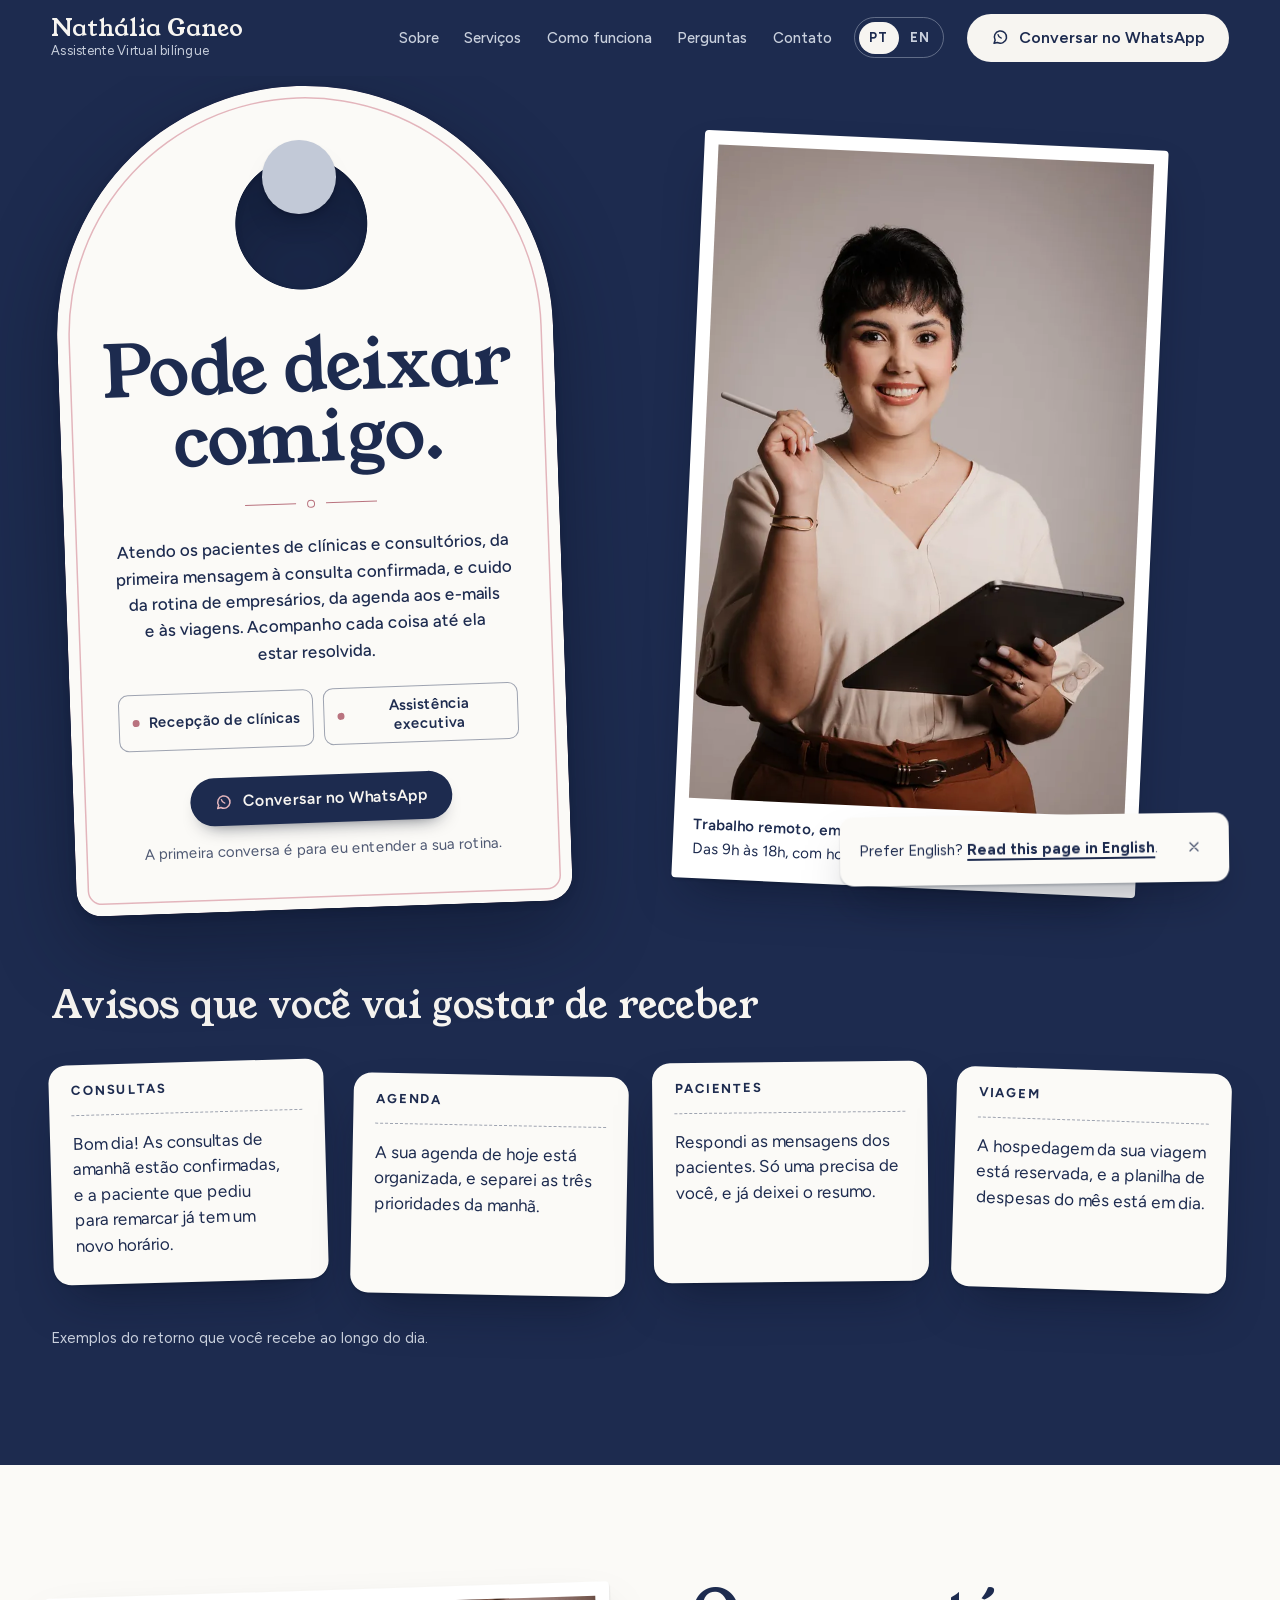
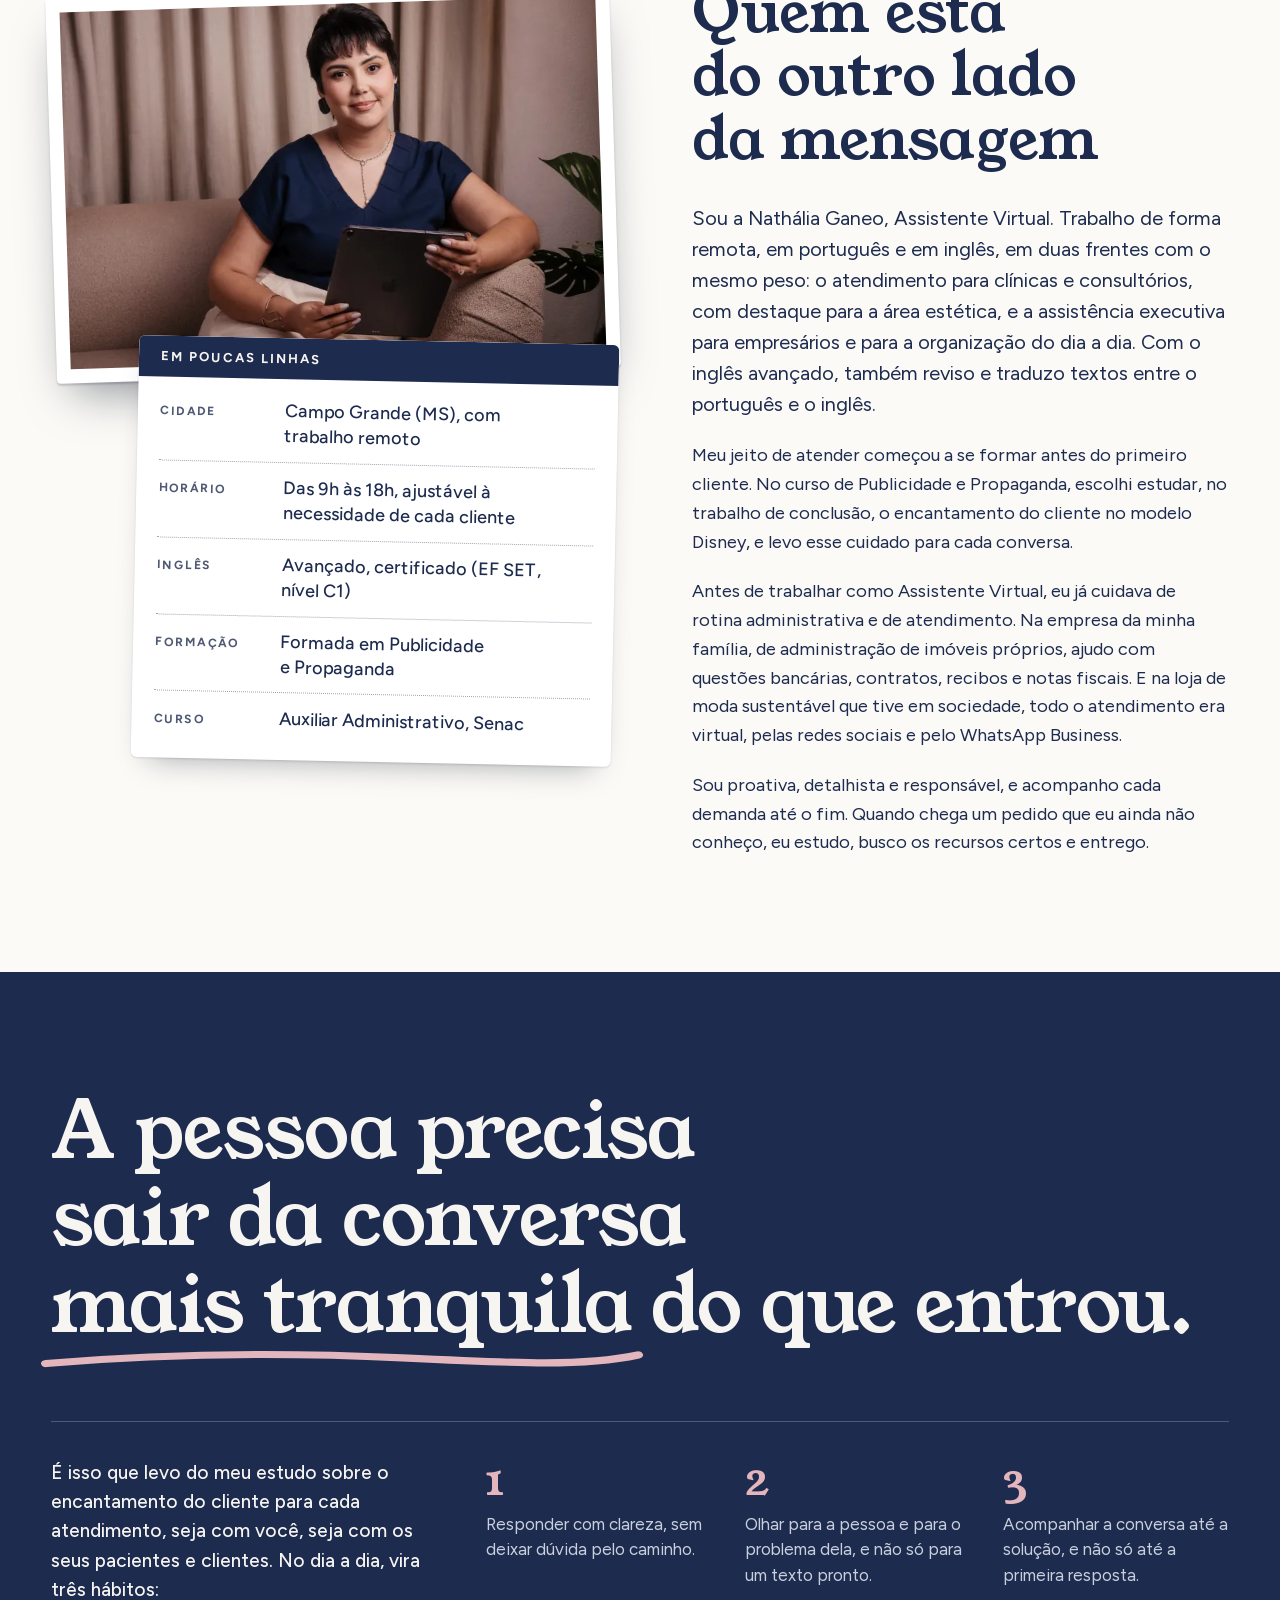
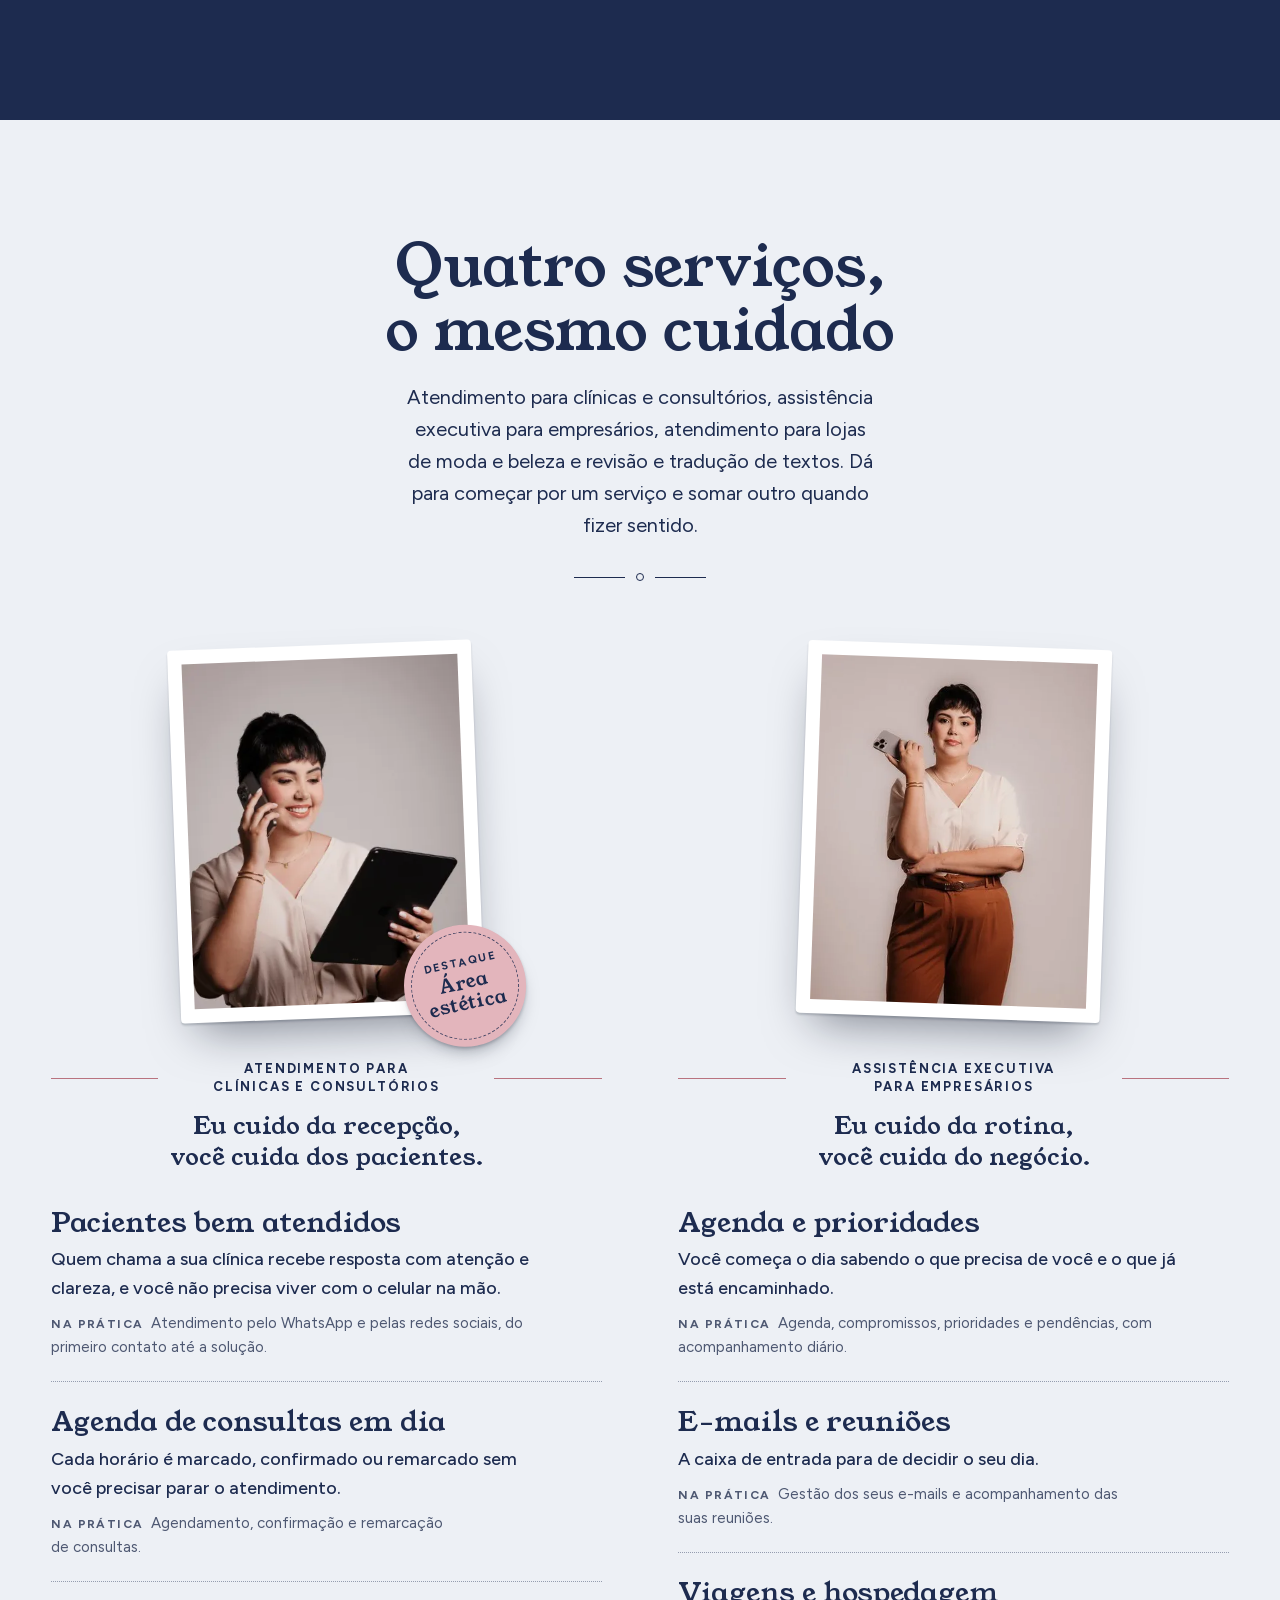
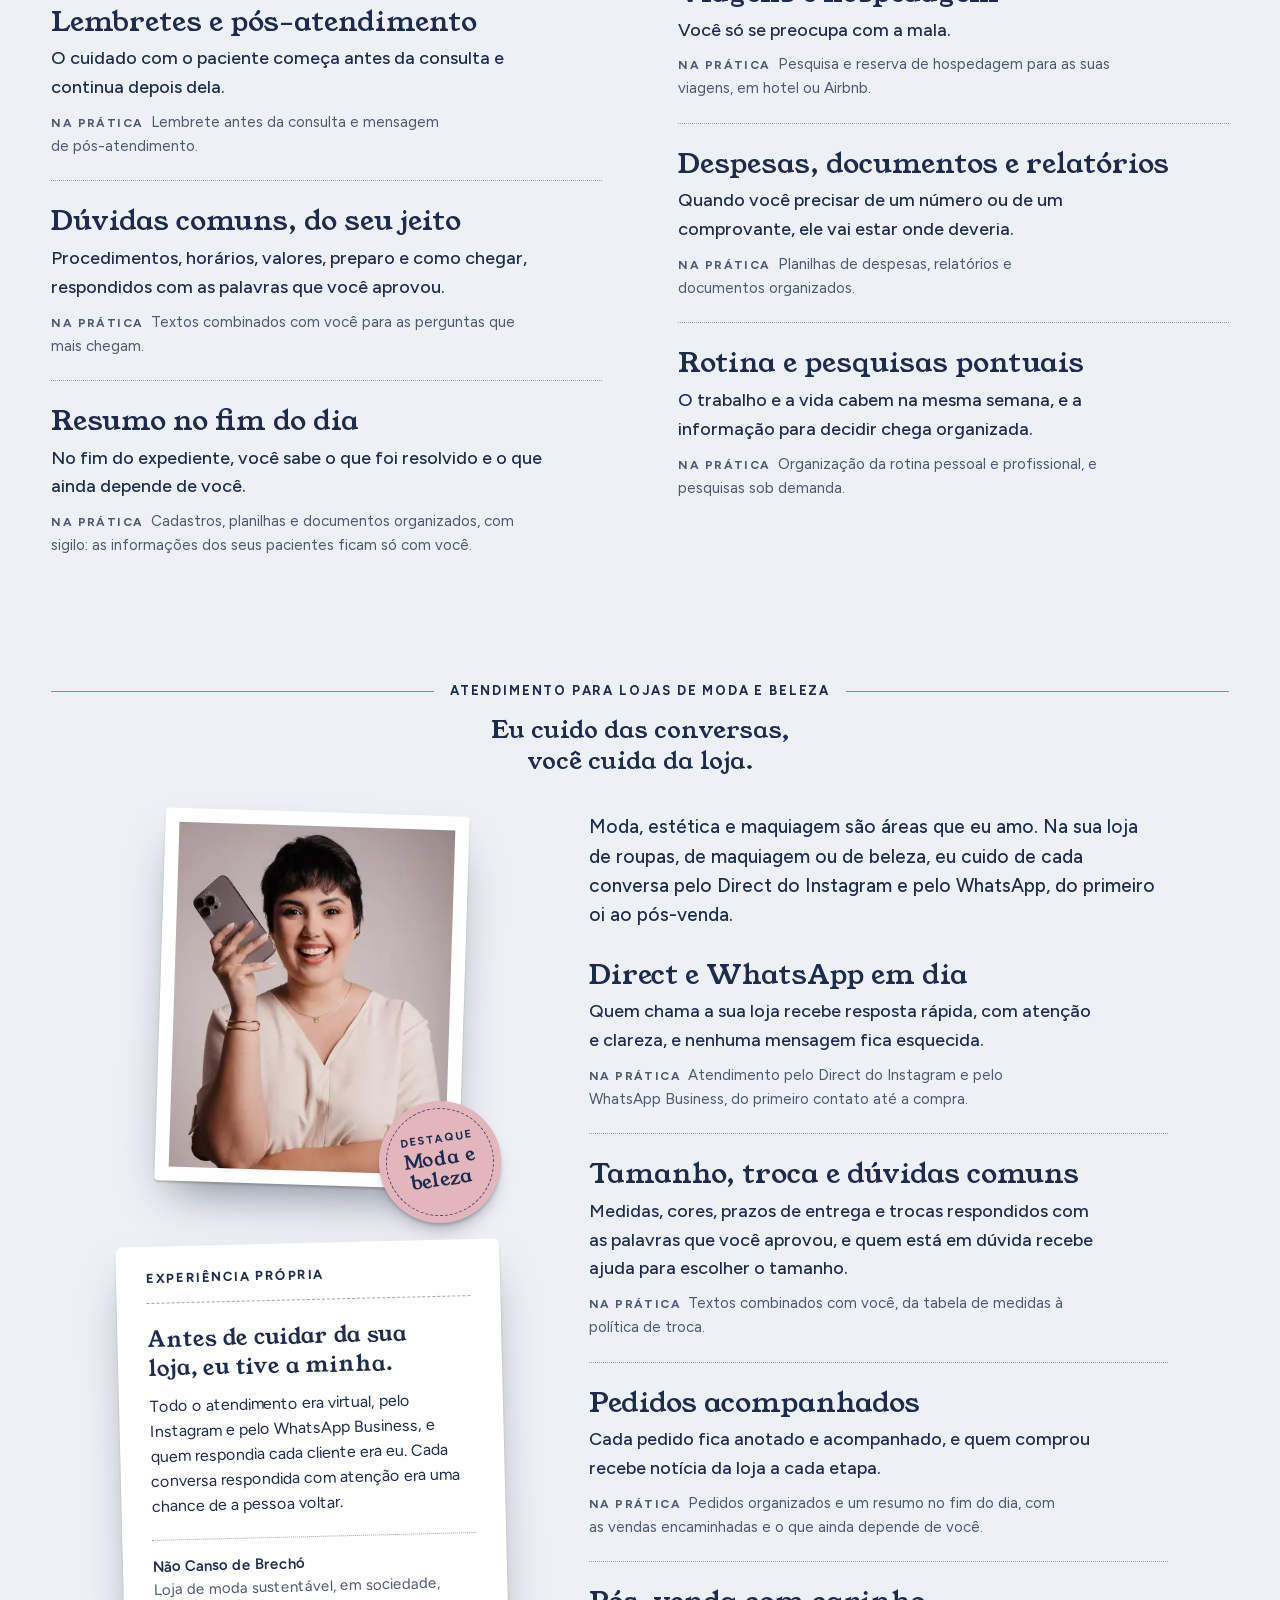
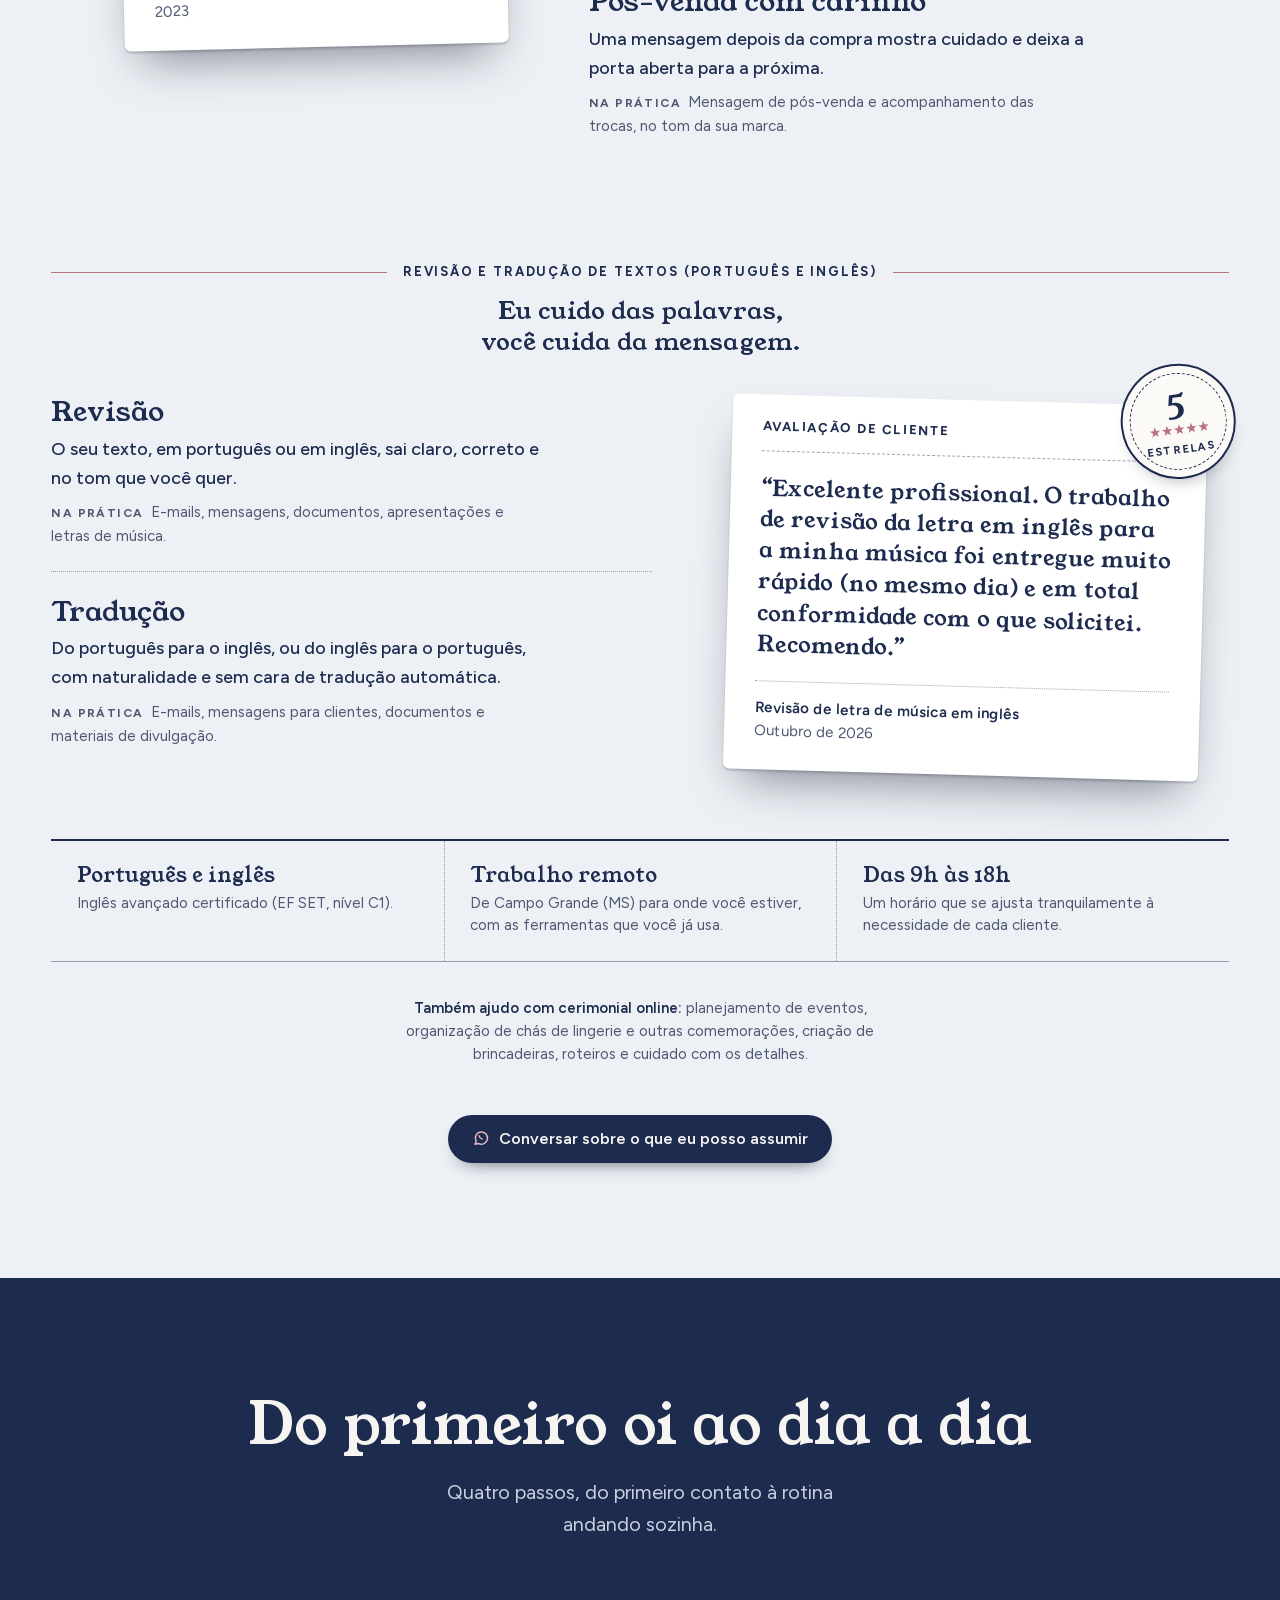
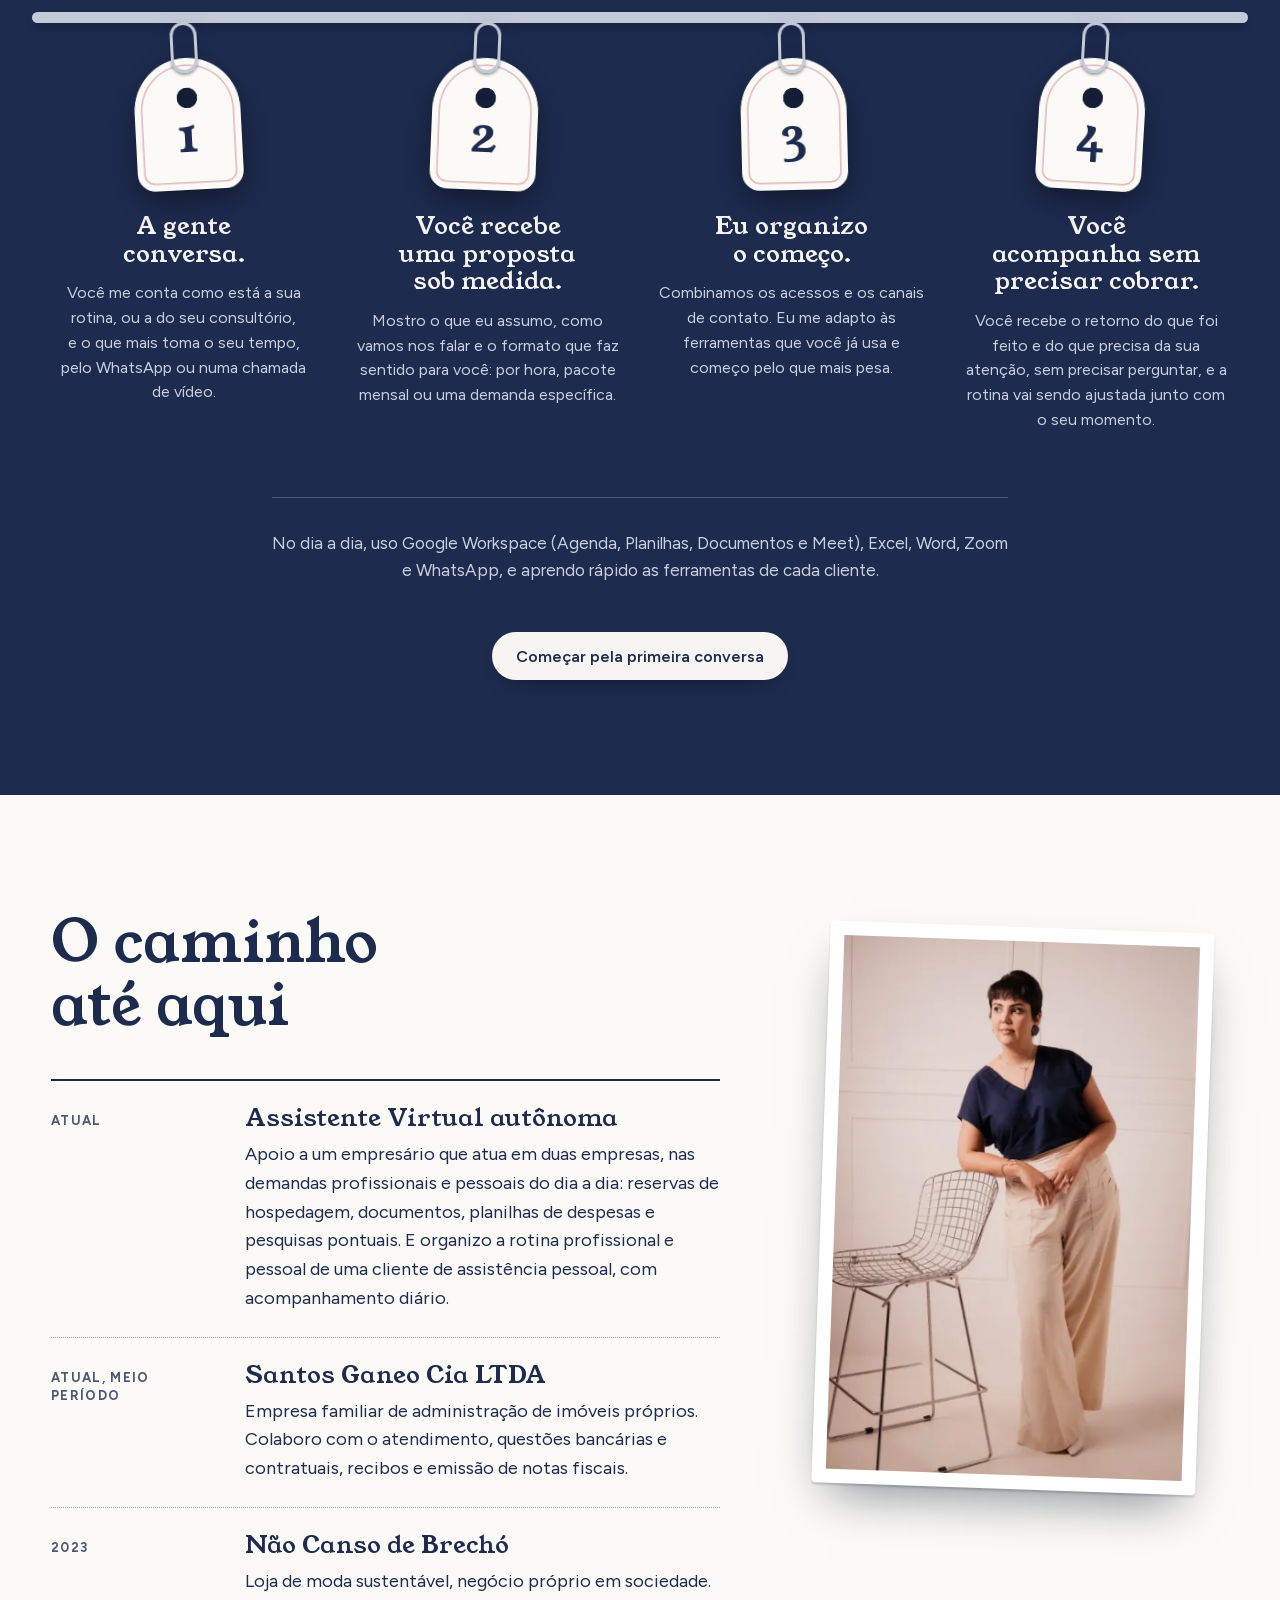
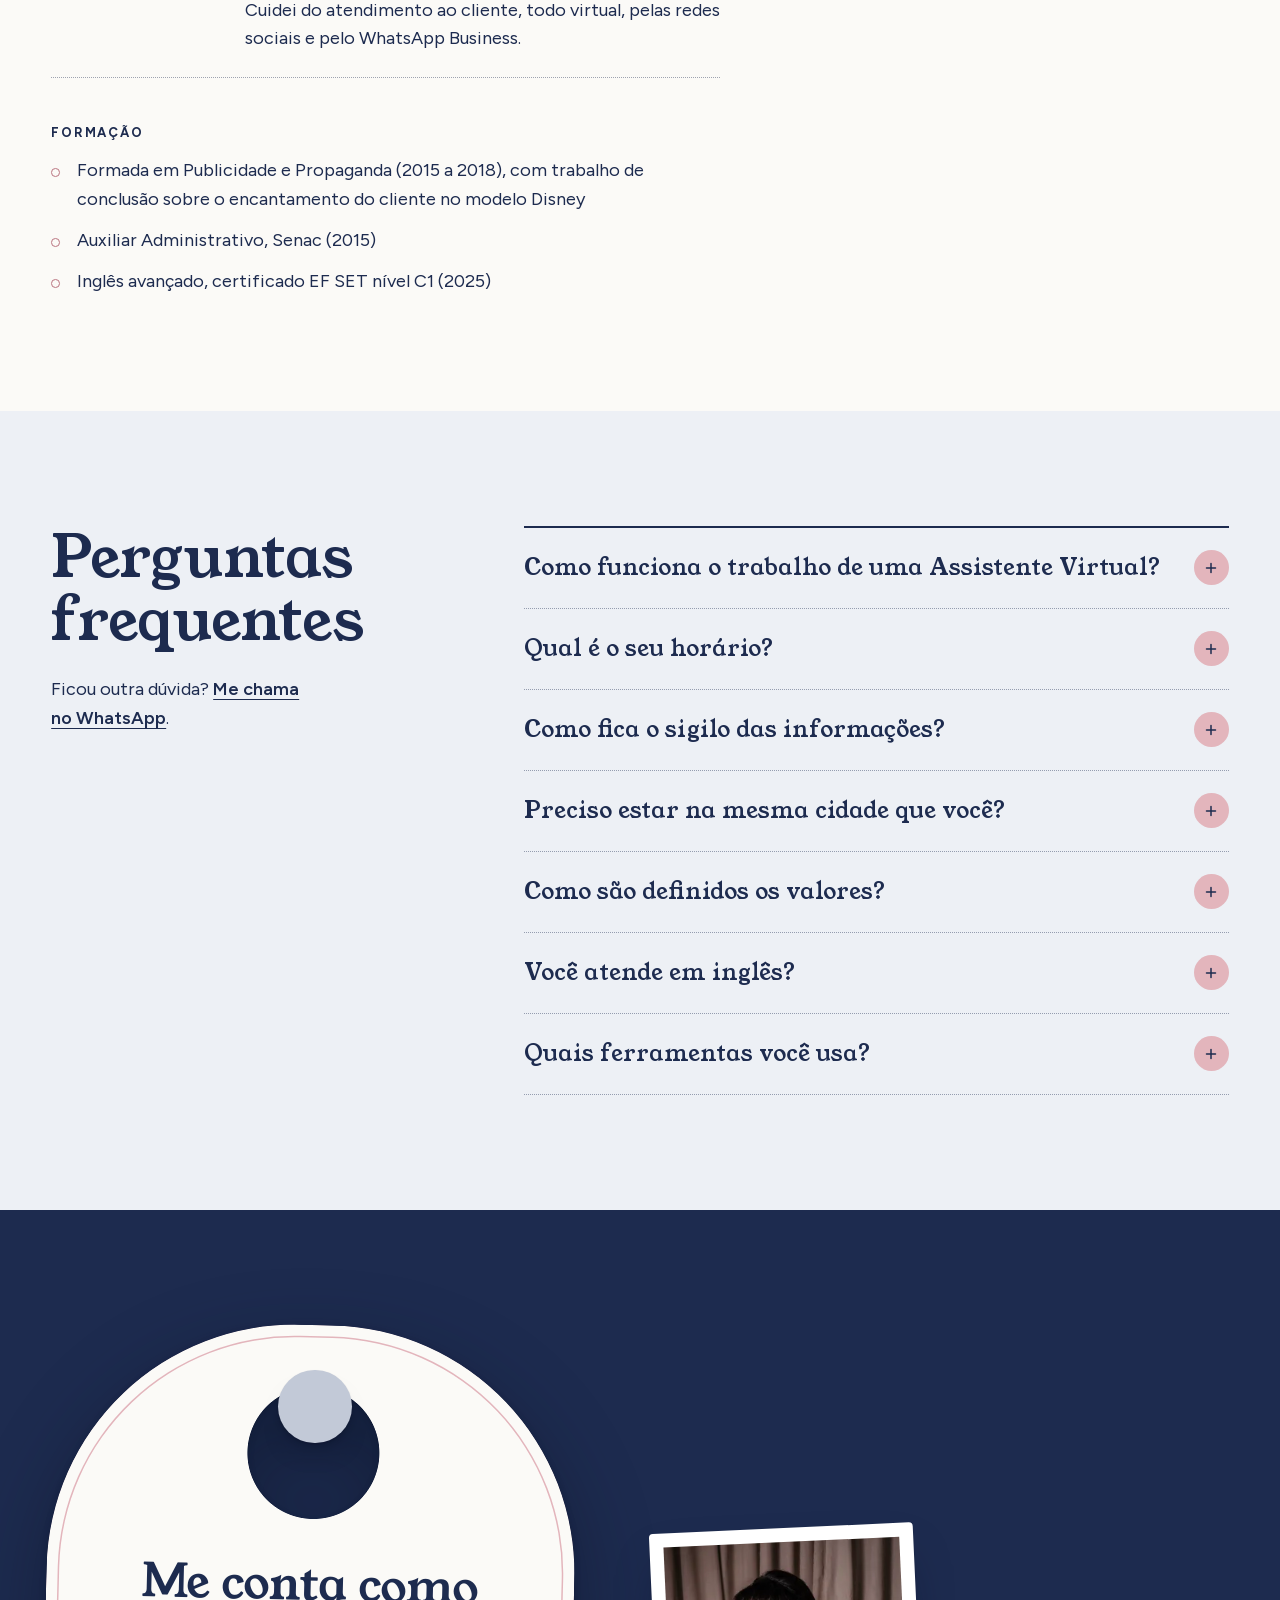
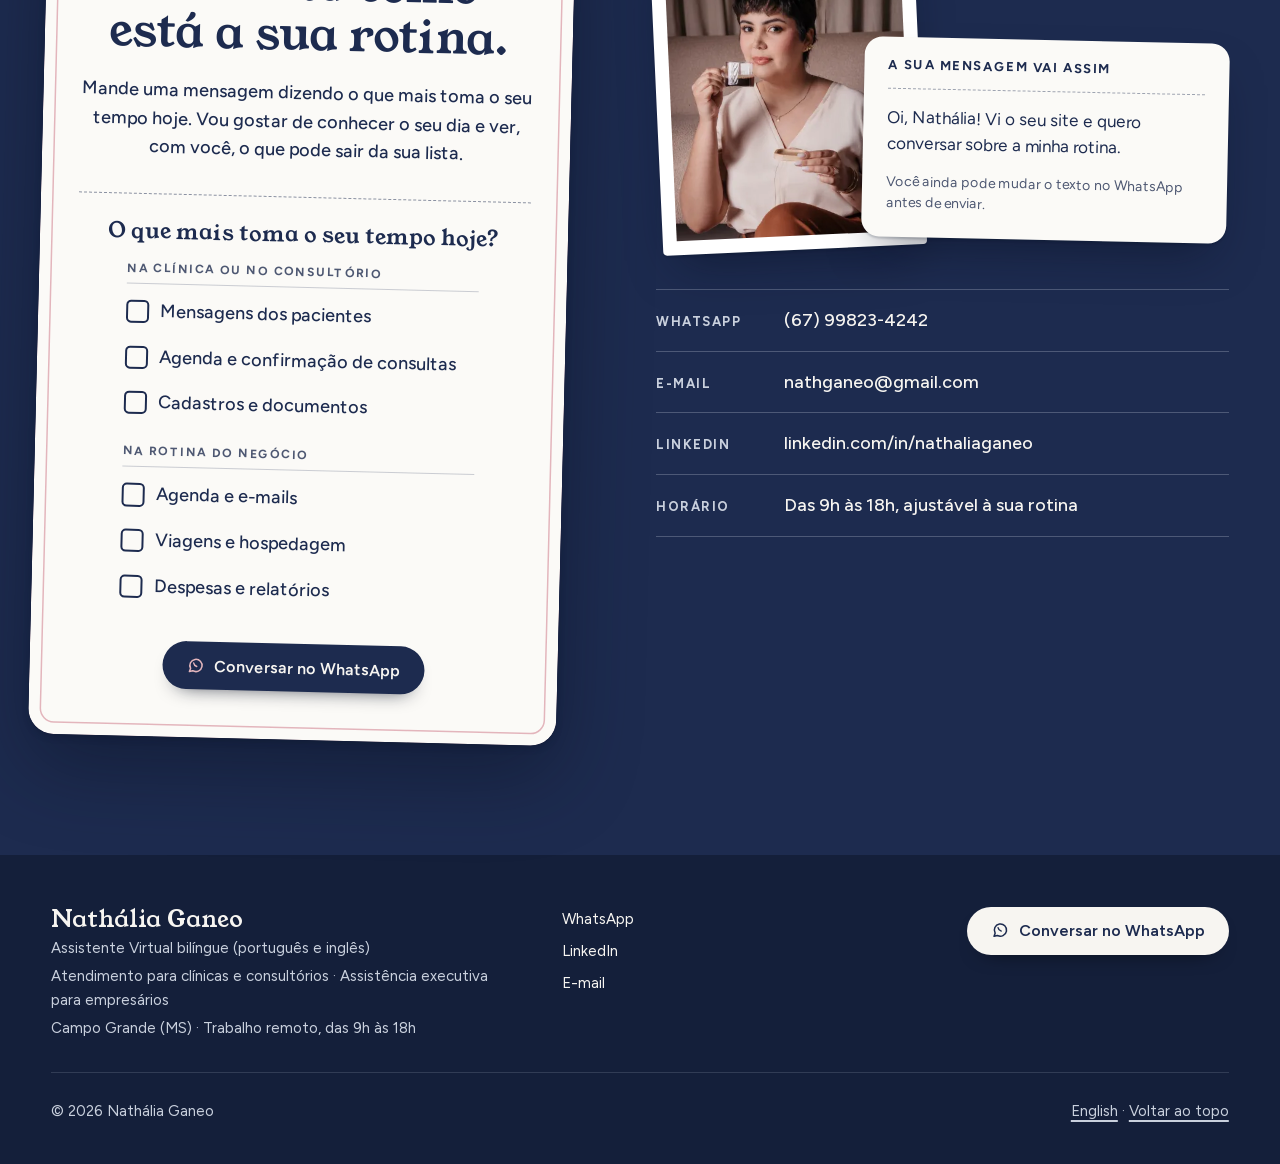
<file: index.html>
<!doctype html>
<html lang="pt-BR">
<head>
<meta charset="utf-8">
<meta name="viewport" content="width=device-width, initial-scale=1">
<title>Assistente Virtual Bilíngue | Nathália Ganeo</title>
<meta name="description" content="Assistente Virtual bilíngue (português e inglês). Atendimento para clínicas e consultórios, com destaque para a área estética, assistência executiva para empresários e revisão e tradução de textos.">
<link rel="canonical" href="https://nathaliaganeo.com.br/">
<link rel="alternate" hreflang="pt-BR" href="https://nathaliaganeo.com.br/">
<link rel="alternate" hreflang="en" href="https://nathaliaganeo.com.br/en/">
<link rel="alternate" hreflang="x-default" href="https://nathaliaganeo.com.br/">
<meta name="theme-color" content="#1D2B4F">
<meta name="color-scheme" content="light">
<meta property="og:type" content="website">
<meta property="og:site_name" content="Nathália Ganeo">
<meta property="og:locale" content="pt_BR">
<meta property="og:locale:alternate" content="en_US">
<meta property="og:url" content="https://nathalia-ganeo.netlify.app/">
<meta property="og:title" content="Nathália Ganeo | Pode deixar comigo.">
<meta property="og:description" content="Assistente Virtual bilíngue: atendimento aos pacientes de clínicas e consultórios e assistência executiva para empresários, com cada coisa acompanhada até o fim.">
<meta property="og:image" content="https://nathalia-ganeo.netlify.app/assets/og/og-pt.jpg">
<meta property="og:image:type" content="image/jpeg">
<meta property="og:image:width" content="1200">
<meta property="og:image:height" content="630">
<meta property="og:image:alt" content="Nathália Ganeo, Assistente Virtual bilíngue, sorrindo com um tablet e uma caneta. Pode deixar comigo.">
<meta name="twitter:card" content="summary_large_image">
<meta name="twitter:title" content="Nathália Ganeo | Pode deixar comigo.">
<meta name="twitter:description" content="Assistente Virtual bilíngue: atendimento aos pacientes de clínicas e consultórios e assistência executiva para empresários, com cada coisa acompanhada até o fim.">
<meta name="twitter:image" content="https://nathalia-ganeo.netlify.app/assets/og/og-pt.jpg">
<link rel="icon" href="favicon.ico" sizes="32x32">
<link rel="icon" href="favicon.svg" type="image/svg+xml">
<link rel="apple-touch-icon" href="apple-touch-icon.png">
<link rel="manifest" href="site.webmanifest">
<link rel="preload" href="assets/fonts/young-serif-latin.woff2" as="font" type="font/woff2" crossorigin>
<link rel="preload" href="assets/fonts/figtree-latin.woff2" as="font" type="font/woff2" crossorigin>
<link rel="stylesheet" href="assets/css/site.css">
<script>document.documentElement.classList.add("js")</script>
<script src="assets/js/site.js" defer></script>
<script type="application/ld+json">
{
 "@context": "https://schema.org",
 "@graph": [
  {
   "@type": "Person",
   "@id": "https://nathaliaganeo.com.br/#nathalia",
   "name": "Nathália Ganeo",
   "jobTitle": "Assistente Virtual bilíngue",
   "knowsLanguage": [
    "pt-BR",
    "en"
   ],
   "email": "mailto:nathganeo@gmail.com",
   "telephone": "+55 67 99823-4242",
   "image": "https://nathaliaganeo.com.br/assets/img/foto-12-640.jpg",
   "url": "https://nathaliaganeo.com.br/",
   "sameAs": [
    "https://www.linkedin.com/in/nathaliaganeo"
   ],
   "address": {
    "@type": "PostalAddress",
    "addressLocality": "Campo Grande",
    "addressRegion": "MS",
    "addressCountry": "BR"
   }
  },
  {
   "@type": "ProfessionalService",
   "@id": "https://nathaliaganeo.com.br/#servico",
   "name": "Nathália Ganeo, Assistente Virtual bilíngue",
   "url": "https://nathaliaganeo.com.br/",
   "description": "Assistente Virtual bilíngue (português e inglês). Atendimento para clínicas e consultórios, com destaque para a área estética, assistência executiva para empresários e revisão e tradução de textos.",
   "image": "https://nathaliaganeo.com.br/assets/og/og-pt.jpg",
   "telephone": "+55 67 99823-4242",
   "email": "mailto:nathganeo@gmail.com",
   "founder": {
    "@id": "https://nathaliaganeo.com.br/#nathalia"
   },
   "address": {
    "@type": "PostalAddress",
    "addressLocality": "Campo Grande",
    "addressRegion": "MS",
    "addressCountry": "BR"
   },
   "availableLanguage": [
    "Portuguese",
    "English"
   ],
   "inLanguage": "pt-BR",
   "knowsAbout": [
    "Atendimento para clínicas e consultórios",
    "Atendimento para clínicas de estética",
    "Agendamento e confirmação de consultas",
    "Assistência executiva para empresários",
    "Organização de agenda, e-mails, viagens e despesas",
    "Atendimento para lojas de moda e beleza",
    "Revisão e tradução de textos (português e inglês)"
   ]
  }
 ]
}
</script>
</head>
<body>
<a class="pular" href="#conteudo">Pular para o conteúdo</a>
<header class="topo">
<div class="topo-in miolo">
<a class="marca" href="#inicio"><b>Nathália Ganeo</b><span>Assistente Virtual bilíngue</span></a>
<nav class="menu" id="menu" aria-label="Seções do site"><a href="#sobre">Sobre</a><a href="#servicos">Serviços</a><a href="#como-funciona">Como funciona</a><a href="#perguntas">Perguntas</a><a href="#contato">Contato</a><a class="menu-idioma" href="en/" hreflang="en" lang="en" data-idioma>English</a></nav>
<div class="idioma" role="group" aria-label="Idioma"><span aria-current="true" lang="pt-BR">PT</span><a href="en/" hreflang="en" lang="en" data-idioma aria-label="Read this page in English">EN</a></div>
<button class="abre-menu" type="button" aria-expanded="false" aria-controls="menu"><svg class="tres" viewBox="0 0 24 24" aria-hidden="true"><path d="M4 8h16M4 16h16" stroke="currentColor" stroke-width="2" stroke-linecap="round"/></svg><svg class="x" viewBox="0 0 24 24" aria-hidden="true"><path d="M6 6l12 12M18 6L6 18" stroke="currentColor" stroke-width="2" stroke-linecap="round"/></svg><span class="rot-menu">Menu</span></button>
<a class="pilula p-claro" href="https://wa.me/5567998234242?text=Oi%2C%20Nath%C3%A1lia%21%20Vi%20o%20seu%20site%20e%20quero%20conversar%20sobre%20a%20minha%20rotina." aria-label="Conversar no WhatsApp"><svg viewBox="0 0 24 24" aria-hidden="true"><path d="M4 20l1.4-4.1A8 8 0 1 1 8.3 18.8z" fill="none" stroke="currentColor" stroke-width="2" stroke-linejoin="round"/><path d="M9.2 8.6c.3 1.9 1.9 3.8 4.2 4.6" fill="none" stroke="currentColor" stroke-width="1.8" stroke-linecap="round"/></svg><span class="rot">Conversar no WhatsApp</span></a>
</div>
</header>
<p class="convite" lang="en" hidden><span>Prefer English? <a href="en/" hreflang="en" lang="en" data-idioma>Read this page in English</a>.</span><button type="button" aria-label="Fechar aviso"><svg viewBox="0 0 24 24" aria-hidden="true"><path d="M6 6l12 12M18 6L6 18" stroke="currentColor" stroke-width="2" stroke-linecap="round"/></svg></button></p>
<main id="conteudo">
<section class="palco miolo" id="inicio" data-par="top" aria-labelledby="t-abre">
<div class="pendurado"><span class="macaneta" aria-hidden="true"></span><div class="aviso">
<h1 id="t-abre">Pode deixar comigo.</h1>
<div class="enfeite" aria-hidden="true"><i></i></div>
<p class="sub">Atendo os pacientes de clínicas e consultórios, da primeira mensagem à consulta confirmada, e cuido da rotina de empresários, da agenda aos e-&#8288;mails e às viagens. Acompanho cada coisa até ela estar resolvida.</p>
<nav class="frentes" aria-label="As duas frentes"><a href="#clinicas">Recepção de clínicas</a><a href="#executiva">Assistência executiva</a></nav>
<a class="pilula p-marinho" href="https://wa.me/5567998234242?text=Oi%2C%20Nath%C3%A1lia%21%20Vi%20o%20seu%20site%20e%20quero%20conversar%20sobre%20a%20minha%20rotina."><svg viewBox="0 0 24 24" aria-hidden="true"><path d="M4 20l1.4-4.1A8 8 0 1 1 8.3 18.8z" fill="none" stroke="currentColor" stroke-width="2" stroke-linejoin="round"/><path d="M9.2 8.6c.3 1.9 1.9 3.8 4.2 4.6" fill="none" stroke="currentColor" stroke-width="1.8" stroke-linecap="round"/></svg><span>Conversar no WhatsApp</span></a>
<p class="micro">A primeira conversa é para eu entender a sua rotina.</p>
</div></div>
<figure class="postal"><picture><source type="image/webp" srcset="assets/img/foto-12-400.webp 400w, assets/img/foto-12-640.webp 640w" sizes="(max-width: 860px) 86vw, 464px"><img src="assets/img/foto-12-640.jpg" srcset="assets/img/foto-12-400.jpg 400w, assets/img/foto-12-640.jpg 640w" sizes="(max-width: 860px) 86vw, 464px" width="640" height="960" alt="Nathália Ganeo sorrindo, com um tablet e uma caneta na mão" loading="eager" fetchpriority="high" decoding="async"></picture><figcaption><b>Trabalho remoto, em português ou em inglês</b><span>Das 9h às 18h, com horário ajustável a cada cliente</span></figcaption></figure>
</section>
<section class="avisos miolo" id="avisos" data-par="updates" aria-labelledby="t-avisos">
<h2 id="t-avisos">Avisos que você vai gostar de receber</h2>
<ul class="bilhetes">
<li class="bilhete"><span class="rotulo">Consultas</span><p>Bom dia! As consultas de amanhã estão confirmadas, e a paciente que pediu para remarcar já tem um novo horário.</p></li>
<li class="bilhete"><span class="rotulo">Agenda</span><p>A sua agenda de hoje está organizada, e separei as três prioridades da manhã.</p></li>
<li class="bilhete"><span class="rotulo">Pacientes</span><p>Respondi as mensagens dos pacientes. Só uma precisa de você, e já deixei o resumo.</p></li>
<li class="bilhete"><span class="rotulo">Viagem</span><p>A hospedagem da sua viagem está reservada, e a planilha de despesas do mês está em dia.</p></li>
</ul>
<p class="legenda">Exemplos do retorno que você recebe ao longo do dia.</p>
</section>
<section class="sec papel claro-sec sobre" id="sobre" data-par="about" aria-labelledby="t-sobre">
<div class="sobre-in miolo">
<div class="sobre-foto"><figure class="postal sem-legenda"><picture><source media="(max-width: 860px)" type="image/webp" srcset="assets/img/foto-04-retrato-360.webp 360w, assets/img/foto-04-retrato-720.webp 720w" sizes="92vw"><source media="(max-width: 860px)" srcset="assets/img/foto-04-retrato-360.jpg 360w, assets/img/foto-04-retrato-720.jpg 720w" sizes="92vw"><source type="image/webp" srcset="assets/img/foto-04-720.webp 720w, assets/img/foto-04-1440.webp 1440w" sizes="(max-width: 860px) 92vw, 600px"><img src="assets/img/foto-04-1440.jpg" srcset="assets/img/foto-04-720.jpg 720w, assets/img/foto-04-1440.jpg 1440w" sizes="(max-width: 860px) 92vw, 600px" width="1440" height="960" alt="Nathália Ganeo sentada no sofá, com um tablet, olhando para a câmera" loading="lazy" decoding="async"></picture></figure>
<aside class="ficha" aria-labelledby="t-ficha"><h3 id="t-ficha">Em poucas linhas</h3><dl><div><dt>Cidade</dt><dd>Campo Grande (MS), com trabalho remoto</dd></div><div><dt>Horário</dt><dd>Das 9h às 18h, ajustável à necessidade de cada cliente</dd></div><div><dt>Inglês</dt><dd>Avançado, certificado (EF SET, nível C1)</dd></div><div><dt>Formação</dt><dd>Formada em Publicidade e Propaganda</dd></div><div><dt>Curso</dt><dd>Auxiliar Administrativo, Senac</dd></div></dl></aside></div>
<div class="sobre-txt"><h2 id="t-sobre">Quem está do outro lado da mensagem</h2><p>Sou a Nathália Ganeo, Assistente Virtual. Trabalho de forma remota, em português e em inglês, em duas frentes com o mesmo peso: o atendimento para clínicas e consultórios, com destaque para a área estética, e a assistência executiva para empresários e para a organização do dia a dia. Com o inglês avançado, também reviso e traduzo textos entre o português e o inglês.</p><p>Meu jeito de atender começou a se formar antes do primeiro cliente. No curso de Publicidade e Propaganda, escolhi estudar, no trabalho de conclusão, o encantamento do cliente no modelo Disney, e levo esse cuidado para cada conversa.</p><p>Antes de trabalhar como Assistente Virtual, eu já cuidava de rotina administrativa e de atendimento. Na empresa da minha família, de administração de imóveis próprios, ajudo com questões bancárias, contratos, recibos e notas fiscais. E na loja de moda sustentável que tive em sociedade, todo o atendimento era virtual, pelas redes sociais e pelo WhatsApp Business.</p><p>Sou proativa, detalhista e responsável, e acompanho cada demanda até o fim. Quando chega um pedido que eu ainda não conheço, eu estudo, busco os recursos certos e entrego.</p></div>
</div>
</section>
<section class="sec escuro jeito" id="jeito-de-atender" data-par="approach" aria-labelledby="t-jeito">
<div class="miolo">
<h2 id="t-jeito">A pessoa precisa sair da conversa <span class="grifo">mais tranquila<svg viewBox="0 0 300 20" preserveAspectRatio="none" aria-hidden="true"><path pathLength="1" d="M3 13 C 60 6, 120 5, 180 9 S 270 15, 297 7"/></svg></span> do que entrou.</h2>
<div class="jeito-baixo"><p>É isso que levo do meu estudo sobre o encantamento do cliente para cada atendimento, seja com você, seja com os seus pacientes e clientes. No dia a dia, vira três hábitos:</p><ol class="habitos"><li><span class="num" aria-hidden="true">1</span><p>Responder com clareza, sem deixar dúvida pelo caminho.</p></li><li><span class="num" aria-hidden="true">2</span><p>Olhar para a pessoa e para o problema dela, e não só para um texto pronto.</p></li><li><span class="num" aria-hidden="true">3</span><p>Acompanhar a conversa até a solução, e não só até a primeira resposta.</p></li></ol></div>
</div>
</section>
<section class="sec nevoa claro-sec servicos" id="servicos" data-par="services" aria-labelledby="t-serv">
<div class="miolo">
<div class="cab-centro"><h2 id="t-serv">Quatro serviços, o&nbsp;mesmo cuidado</h2><p>Atendimento para clínicas e consultórios, assistência executiva para empresários, atendimento para lojas de moda e beleza e revisão e tradução de textos. Dá para começar por um serviço e somar outro quando fizer sentido.</p><div class="enfeite" aria-hidden="true"><i></i></div></div>
<div class="menus">
<div class="frente" id="clinicas"><figure class="postal sem-legenda"><picture><source type="image/webp" srcset="assets/img/foto-13-360.webp 360w, assets/img/foto-13-640.webp 640w" sizes="(max-width: 860px) 78vw, 304px"><img src="assets/img/foto-13-640.jpg" srcset="assets/img/foto-13-360.jpg 360w, assets/img/foto-13-640.jpg 640w" sizes="(max-width: 860px) 78vw, 304px" width="640" height="800" alt="Nathália Ganeo ao telefone, sorrindo, enquanto confere o tablet" loading="lazy" decoding="async"></picture><p class="carimbo"><span>Destaque</span><b>Área estética</b></p></figure><div class="menu-tit"><h3>Atendimento para clínicas e consultórios</h3></div><p class="frente-lema">Eu cuido da recepção, você cuida dos pacientes.</p><div class="prato"><h4>Pacientes bem atendidos</h4><p class="ganho">Quem chama a sua clínica recebe resposta com atenção e clareza, e você não precisa viver com o celular na mão.</p><p class="pratica"><b>Na prática</b>Atendimento pelo WhatsApp e pelas redes sociais, do primeiro contato até a solução.</p></div><div class="prato"><h4>Agenda de consultas em dia</h4><p class="ganho">Cada horário é marcado, confirmado ou remarcado sem você precisar parar o atendimento.</p><p class="pratica"><b>Na prática</b>Agendamento, confirmação e remarcação de consultas.</p></div><div class="prato"><h4>Lembretes e pós-&#8288;atendimento</h4><p class="ganho">O cuidado com o paciente começa antes da consulta e continua depois dela.</p><p class="pratica"><b>Na prática</b>Lembrete antes da consulta e mensagem de pós-&#8288;atendimento.</p></div><div class="prato"><h4>Dúvidas comuns, do seu jeito</h4><p class="ganho">Procedimentos, horários, valores, preparo e como chegar, respondidos com as palavras que você aprovou.</p><p class="pratica"><b>Na prática</b>Textos combinados com você para as perguntas que mais chegam.</p></div><div class="prato"><h4>Resumo no fim do dia</h4><p class="ganho">No fim do expediente, você sabe o que foi resolvido e o que ainda depende de você.</p><p class="pratica"><b>Na prática</b>Cadastros, planilhas e documentos organizados, com sigilo: as informações dos seus pacientes ficam só com você.</p></div></div>
<div class="frente" id="executiva"><figure class="postal sem-legenda"><picture><source type="image/webp" srcset="assets/img/foto-08-exec-400.webp 400w, assets/img/foto-08-exec-440.webp 440w" sizes="(max-width: 860px) 78vw, 304px"><img src="assets/img/foto-08-exec-440.jpg" srcset="assets/img/foto-08-exec-400.jpg 400w, assets/img/foto-08-exec-440.jpg 440w" sizes="(max-width: 860px) 78vw, 304px" width="440" height="550" alt="Nathália Ganeo em pé, com o celular na mão" loading="lazy" decoding="async"></picture></figure><div class="menu-tit"><h3>Assistência executiva para empresários</h3></div><p class="frente-lema">Eu cuido da rotina, você cuida do negócio.</p><div class="prato"><h4>Agenda e prioridades</h4><p class="ganho">Você começa o dia sabendo o que precisa de você e o que já está encaminhado.</p><p class="pratica"><b>Na prática</b>Agenda, compromissos, prioridades e pendências, com acompanhamento diário.</p></div><div class="prato"><h4>E-&#8288;mails e reuniões</h4><p class="ganho">A caixa de entrada para de decidir o seu dia.</p><p class="pratica"><b>Na prática</b>Gestão dos seus e-&#8288;mails e acompanhamento das suas reuniões.</p></div><div class="prato"><h4>Viagens e hospedagem</h4><p class="ganho">Você só se preocupa com a mala.</p><p class="pratica"><b>Na prática</b>Pesquisa e reserva de hospedagem para as suas viagens, em hotel ou Airbnb.</p></div><div class="prato"><h4>Despesas, documentos e relatórios</h4><p class="ganho">Quando você precisar de um número ou de um comprovante, ele vai estar onde deveria.</p><p class="pratica"><b>Na prática</b>Planilhas de despesas, relatórios e documentos organizados.</p></div><div class="prato"><h4>Rotina e pesquisas pontuais</h4><p class="ganho">O trabalho e a vida cabem na mesma semana, e a informação para decidir chega organizada.</p><p class="pratica"><b>Na prática</b>Organização da rotina pessoal e profissional, e pesquisas sob demanda.</p></div></div>
</div>
<div class="frente terceira loja" id="lojas"><div class="menu-tit"><h3>Atendimento para lojas de moda e beleza</h3></div><p class="frente-lema">Eu cuido das conversas, <span class="nw">você cuida da loja.</span></p><div class="loja-in"><div class="loja-lado"><figure class="postal sem-legenda"><picture><source type="image/webp" srcset="assets/img/foto-11-360.webp 360w, assets/img/foto-11-640.webp 640w" sizes="(max-width: 860px) 78vw, 304px"><img src="assets/img/foto-11-640.jpg" srcset="assets/img/foto-11-360.jpg 360w, assets/img/foto-11-640.jpg 640w" sizes="(max-width: 860px) 78vw, 304px" width="640" height="800" alt="Nathália Ganeo sorrindo, com o celular na mão" loading="lazy" decoding="async"></picture><p class="carimbo"><span>Destaque</span><b>Moda e beleza</b></p></figure><figure class="avaliacao prova"><span class="rotulo">Experiência própria</span><p class="prova-lead">Antes de cuidar da sua loja, eu tive a minha.</p><p class="prova-txt">Todo o atendimento era virtual, pelo Instagram e pelo WhatsApp Business, e quem respondia cada cliente era eu. Cada conversa respondida com atenção era uma chance de a pessoa voltar.</p><figcaption><b>Não Canso de Brechó</b><span>Loja de moda sustentável, em sociedade, 2023</span></figcaption></figure></div><div class="loja-txt"><p class="loja-intro">Moda, estética e maquiagem são áreas que eu amo. Na sua loja de roupas, de maquiagem ou de beleza, eu cuido de cada conversa pelo Direct do Instagram e pelo WhatsApp, do primeiro oi ao pós-&#8288;venda.</p><div class="prato"><h4>Direct e WhatsApp em dia</h4><p class="ganho">Quem chama a sua loja recebe resposta rápida, com atenção e clareza, e nenhuma mensagem fica esquecida.</p><p class="pratica"><b>Na prática</b>Atendimento pelo Direct do Instagram e pelo WhatsApp Business, do primeiro contato até a compra.</p></div><div class="prato"><h4>Tamanho, troca e dúvidas comuns</h4><p class="ganho">Medidas, cores, prazos de entrega e trocas respondidos com as palavras que você aprovou, e quem está em dúvida recebe ajuda para escolher o tamanho.</p><p class="pratica"><b>Na prática</b>Textos combinados com você, da tabela de medidas à política de troca.</p></div><div class="prato"><h4>Pedidos acompanhados</h4><p class="ganho">Cada pedido fica anotado e acompanhado, e quem comprou recebe notícia da loja a cada etapa.</p><p class="pratica"><b>Na prática</b>Pedidos organizados e um resumo no fim do dia, com as vendas encaminhadas e o que ainda depende de você.</p></div><div class="prato"><h4>Pós-&#8288;venda com carinho</h4><p class="ganho">Uma mensagem depois da compra mostra cuidado e deixa a porta aberta para a próxima.</p><p class="pratica"><b>Na prática</b>Mensagem de pós-&#8288;venda e acompanhamento das trocas, no tom da sua marca.</p></div></div></div></div>
<div class="frente terceira" id="traducao"><div class="menu-tit"><h3>Revisão e tradução de textos (português e inglês)</h3></div><p class="frente-lema">Eu cuido das palavras, você cuida da mensagem.</p><div class="terceira-in"><div class="terceira-txt"><div class="prato"><h4>Revisão</h4><p class="ganho">O seu texto, em português ou em inglês, sai claro, correto e no tom que você quer.</p><p class="pratica"><b>Na prática</b>E-&#8288;mails, mensagens, documentos, apresentações e letras de música.</p></div><div class="prato"><h4>Tradução</h4><p class="ganho">Do português para o inglês, ou do inglês para o português, com naturalidade e sem cara de tradução automática.</p><p class="pratica"><b>Na prática</b>E-&#8288;mails, mensagens para clientes, documentos e materiais de divulgação.</p></div></div><figure class="avaliacao"><span class="rotulo">Avaliação de cliente</span><div class="selo selo-estrelas" role="img" aria-label="Nota 5 de 5"><b>5</b><svg viewBox="0 0 58 11" aria-hidden="true"><path d="M5.00,0.40 L6.29,4.02 L10.14,4.13 L7.09,6.48 L8.17,10.17 L5.00,8.00 L1.83,10.17 L2.91,6.48 L-0.14,4.13 L3.71,4.02 Z M17.00,0.40 L18.29,4.02 L22.14,4.13 L19.09,6.48 L20.17,10.17 L17.00,8.00 L13.83,10.17 L14.91,6.48 L11.86,4.13 L15.71,4.02 Z M29.00,0.40 L30.29,4.02 L34.14,4.13 L31.09,6.48 L32.17,10.17 L29.00,8.00 L25.83,10.17 L26.91,6.48 L23.86,4.13 L27.71,4.02 Z M41.00,0.40 L42.29,4.02 L46.14,4.13 L43.09,6.48 L44.17,10.17 L41.00,8.00 L37.83,10.17 L38.91,6.48 L35.86,4.13 L39.71,4.02 Z M53.00,0.40 L54.29,4.02 L58.14,4.13 L55.09,6.48 L56.17,10.17 L53.00,8.00 L49.83,10.17 L50.91,6.48 L47.86,4.13 L51.71,4.02 Z"/></svg><span>Estrelas</span></div><blockquote><p>“Excelente profissional. O trabalho de revisão da letra em inglês para a minha música foi entregue muito rápido (no mesmo dia) e em total conformidade com o que solicitei. Recomendo.”</p></blockquote><figcaption><b>Revisão de letra de música em inglês</b><span>Outubro de 2026</span></figcaption></figure></div></div>
<ul class="comum" aria-label="Em todos os serviços"><li><b>Português e inglês</b><span>Inglês avançado certificado (EF SET, nível C1).</span></li><li><b>Trabalho remoto</b><span>De Campo Grande (MS) para onde você estiver, com as ferramentas que você já usa.</span></li><li><b>Das 9h às 18h</b><span>Um horário que se ajusta tranquilamente à necessidade de cada cliente.</span></li></ul>
<p class="tambem"><b>Também ajudo com cerimonial online:</b> planejamento de eventos, organização de chás de lingerie e outras comemorações, criação de brincadeiras, roteiros e cuidado com os detalhes.</p>
<div class="acao"><a class="pilula p-marinho" href="https://wa.me/5567998234242?text=Oi%2C%20Nath%C3%A1lia%21%20Vi%20o%20seu%20site%20e%20quero%20conversar%20sobre%20a%20minha%20rotina."><svg viewBox="0 0 24 24" aria-hidden="true"><path d="M4 20l1.4-4.1A8 8 0 1 1 8.3 18.8z" fill="none" stroke="currentColor" stroke-width="2" stroke-linejoin="round"/><path d="M9.2 8.6c.3 1.9 1.9 3.8 4.2 4.6" fill="none" stroke="currentColor" stroke-width="1.8" stroke-linecap="round"/></svg><span>Conversar sobre o que eu posso assumir</span></a></div>
</div>
</section>
<section class="sec escuro como" id="como-funciona" data-par="how-it-works" aria-labelledby="t-como">
<div class="miolo">
<div class="cab-centro"><h2 id="t-como">Do primeiro oi ao dia a dia</h2><p>Quatro passos, do primeiro contato à rotina andando sozinha.</p></div>
<ol class="passos">
<li class="passo"><span class="chaveiro" aria-hidden="true"><span>1</span></span><h3><span class="so-leitor">Passo 1: </span>A gente conversa.</h3><p>Você me conta como está a sua rotina, ou a do seu consultório, e o que mais toma o seu tempo, pelo WhatsApp ou numa chamada de vídeo.</p></li>
<li class="passo"><span class="chaveiro" aria-hidden="true"><span>2</span></span><h3><span class="so-leitor">Passo 2: </span>Você recebe uma proposta sob medida.</h3><p>Mostro o que eu assumo, como vamos nos falar e o formato que faz sentido para você: por hora, pacote mensal ou uma demanda específica.</p></li>
<li class="passo"><span class="chaveiro" aria-hidden="true"><span>3</span></span><h3><span class="so-leitor">Passo 3: </span>Eu organizo o começo.</h3><p>Combinamos os acessos e os canais de contato. Eu me adapto às ferramentas que você já usa e começo pelo que mais pesa.</p></li>
<li class="passo"><span class="chaveiro" aria-hidden="true"><span>4</span></span><h3><span class="so-leitor">Passo 4: </span>Você acompanha sem precisar cobrar.</h3><p>Você recebe o retorno do que foi feito e do que precisa da sua atenção, sem precisar perguntar, e a rotina vai sendo ajustada junto com o seu momento.</p></li>
</ol>
<p class="ferramentas">No dia a dia, uso Google Workspace (Agenda, Planilhas, Documentos e Meet), Excel, Word, Zoom e WhatsApp, e aprendo rápido as ferramentas de cada cliente.</p>
<div class="acao"><a class="pilula p-claro" href="#contato">Começar pela primeira conversa</a></div>
</div>
</section>
<section class="sec papel claro-sec" id="experiencias" data-par="experience" aria-labelledby="t-exp">
<div class="registro miolo">
<div>
<h2 id="t-exp">O caminho até aqui</h2>
<ol class="livro-reg">
<li><span class="quando">Atual</span><div><h3>Assistente Virtual autônoma</h3><p>Apoio a um empresário que atua em duas empresas, nas demandas profissionais e pessoais do dia a dia: reservas de hospedagem, documentos, planilhas de despesas e pesquisas pontuais. E organizo a rotina profissional e pessoal de uma cliente de assistência pessoal, com acompanhamento diário.</p></div></li>
<li><span class="quando">Atual, meio período</span><div><h3>Santos Ganeo Cia LTDA</h3><p>Empresa familiar de administração de imóveis próprios. Colaboro com o atendimento, questões bancárias e contratuais, recibos e emissão de notas fiscais.</p></div></li>
<li><span class="quando">2023</span><div><h3>Não Canso de Brechó</h3><p>Loja de moda sustentável, negócio próprio em sociedade. Cuidei do atendimento ao cliente, todo virtual, pelas redes sociais e pelo WhatsApp Business.</p></div></li>
</ol>
<div class="formacao"><h3>Formação</h3><ul><li>Formada em Publicidade e Propaganda (2015 a 2018), com trabalho de conclusão sobre o encantamento do cliente no modelo Disney</li><li>Auxiliar Administrativo, Senac (2015)</li><li>Inglês avançado, certificado EF SET nível C1 (2025)</li></ul></div>
</div>
<figure class="postal sem-legenda"><picture><source type="image/webp" srcset="assets/img/foto-07-400.webp 400w, assets/img/foto-07-640.webp 640w" sizes="(max-width: 860px) 80vw, 384px"><img src="assets/img/foto-07-640.jpg" srcset="assets/img/foto-07-400.jpg 400w, assets/img/foto-07-640.jpg 640w" sizes="(max-width: 860px) 80vw, 384px" width="640" height="960" alt="Nathália Ganeo em pé, encostada num banco alto, olhando para o lado" loading="lazy" decoding="async"></picture></figure>
</div>
</section>
<!-- Depoimentos: troque os textos entre colchetes pelos depoimentos reais (com a autorização de cada cliente) e apague o atributo hidden desta seção. -->
<section class="sec escuro livro" id="depoimentos" data-par="testimonials" aria-labelledby="t-dep" hidden>
<div class="miolo">
<h2 id="t-dep">Quem já deixou a rotina comigo</h2>
<p class="apoio">Palavras de clientes reais, publicadas com a autorização de cada um.</p>
<div class="paginas">
<figure class="pagina"><blockquote><p>[DEPOIMENTO]</p></blockquote><figcaption><b>[NOME]</b><span>[PROFISSÃO OU NEGÓCIO]</span><span class="servico">[SERVIÇO]</span></figcaption></figure>
<figure class="pagina"><blockquote><p>[DEPOIMENTO]</p></blockquote><figcaption><b>[NOME]</b><span>[PROFISSÃO OU NEGÓCIO]</span><span class="servico">[SERVIÇO]</span></figcaption></figure>
</div>
</div>
</section>
<!-- Portfólio: coloque os PDFs em site/portfolio/ (nathalia-ganeo-portfolio.pdf e nathalia-ganeo-portfolio-en.pdf) e apague o atributo hidden desta seção e do link "Baixar portfólio em PDF" no rodapé. -->
<section class="sec papel claro-sec" id="portfolio" data-par="portfolio" aria-labelledby="t-port" hidden>
<div class="miolo">
<div class="cab-centro"><h2 id="t-port">Um pouco do meu trabalho, na prática</h2><p>O portfólio resume em poucas páginas o que eu faço e como eu trabalho, e o certificado mostra o meu nível de inglês.</p></div>
<div class="port">
<div class="port-pdf"><figure class="postal sem-legenda"><picture><source type="image/webp" srcset="assets/img/portfolio-capa-640.webp 640w, assets/img/portfolio-capa-1200.webp 1200w" sizes="(max-width: 860px) 86vw, 420px"><img src="assets/img/portfolio-capa-1200.jpg" srcset="assets/img/portfolio-capa-640.jpg 640w, assets/img/portfolio-capa-1200.jpg 1200w" sizes="(max-width: 860px) 86vw, 420px" width="1200" height="675" alt="Capa do portfólio de Nathália Ganeo, com o aviso de porta “Pode deixar comigo.”" loading="lazy" decoding="async"></picture></figure><div><h3>Portfólio em PDF</h3><p>Os serviços, o meu jeito de atender e como funciona o trabalho, para ler com calma ou mandar para quem também decide.</p><a class="pilula p-marinho" href="portfolio/nathalia-ganeo-portfolio.pdf" download>Baixar portfólio em PDF</a></div></div>
<div class="port-cert"><div class="selo" aria-hidden="true"><b>C1</b><span>EF SET</span></div><div><h3>Inglês avançado certificado</h3><p>EF SET, nível C1, julho de 2025.</p></div></div>
</div>
</div>
</section>
<section class="sec nevoa claro-sec" id="perguntas" data-par="faq" aria-labelledby="t-faq">
<div class="perguntas-in miolo">
<div><h2 id="t-faq">Perguntas frequentes</h2><p class="apoio">Ficou outra dúvida? <a class="elo" href="https://wa.me/5567998234242?text=Oi%2C%20Nath%C3%A1lia%21%20Vi%20o%20seu%20site%20e%20quero%20conversar%20sobre%20a%20minha%20rotina.">Me chama no WhatsApp</a>.</p></div>
<div class="duvidas">
<details><summary>Como funciona o trabalho de uma Assistente Virtual?</summary><p class="resp">Tudo é feito a distância. Combinamos as demandas, os canais de contato e os horários, e eu cuido do dia a dia, com retorno do que foi feito.</p></details>
<details><summary>Qual é o seu horário?</summary><p class="resp">Das 9h às 18h. E esse horário se ajusta tranquilamente à necessidade de cada cliente: é só me contar como é a sua rotina.</p></details>
<details><summary>Como fica o sigilo das informações?</summary><p class="resp">As informações dos seus pacientes e clientes ficam só com você. Combinamos juntos os acessos e os canais de contato, e eu trabalho com as ferramentas que você já usa.</p></details>
<details><summary>Preciso estar na mesma cidade que você?</summary><p class="resp">Não. O trabalho é todo remoto, então podemos trabalhar juntos de onde você estiver.</p></details>
<details><summary>Como são definidos os valores?</summary><p class="resp">Cada proposta é feita sob medida: por hora, pacote mensal ou demanda específica, de acordo com o que você precisa.</p></details>
<details><summary>Você atende em inglês?</summary><p class="resp">Sim. Tenho inglês avançado certificado (EF SET, nível C1), atendo em português e em inglês e também reviso e traduzo textos entre os dois idiomas.</p></details>
<details><summary>Quais ferramentas você usa?</summary><p class="resp">Google Workspace (Agenda, Planilhas, Documentos e Meet), Excel, Word, Zoom e WhatsApp. E me adapto às ferramentas que você já usa.</p></details>
</div>
</div>
</section>
<section class="sec escuro contato" id="contato" data-par="contact" aria-labelledby="t-cont">
<div class="contato-in miolo">
<div class="pendurado"><span class="macaneta" aria-hidden="true"></span><form class="aviso" data-recado data-numero="5567998234242" action="https://wa.me/5567998234242" method="get" onsubmit="return false">
<h2 id="t-cont">Me conta como está a sua rotina.</h2>
<p class="intro">Mande uma mensagem dizendo o que mais toma o seu tempo hoje. Vou gostar de conhecer o seu dia e ver, com você, o que pode sair da sua lista.</p>
<fieldset class="escolhas"><legend>O que mais toma o seu tempo hoje?</legend><div class="grupos"><div><span class="grupo-tit" aria-hidden="true">Na clínica ou no consultório</span><ul><li><label><input type="checkbox" name="tempo" value="pacientes" data-frase="Mensagens dos pacientes"> Mensagens dos pacientes</label></li><li><label><input type="checkbox" name="tempo" value="consultas" data-frase="Agenda e confirmação de consultas"> Agenda e confirmação de consultas</label></li><li><label><input type="checkbox" name="tempo" value="cadastros" data-frase="Cadastros e documentos"> Cadastros e documentos</label></li></ul></div><div><span class="grupo-tit" aria-hidden="true">Na rotina do negócio</span><ul><li><label><input type="checkbox" name="tempo" value="agenda" data-frase="Agenda e e-mails"> Agenda e e-&#8288;mails</label></li><li><label><input type="checkbox" name="tempo" value="viagens" data-frase="Viagens e hospedagem"> Viagens e hospedagem</label></li><li><label><input type="checkbox" name="tempo" value="despesas" data-frase="Despesas e relatórios"> Despesas e relatórios</label></li></ul></div></div></fieldset>
<div class="acao-aviso"><a class="pilula p-marinho" data-recado-botao href="https://wa.me/5567998234242?text=Oi%2C%20Nath%C3%A1lia%21%20Vi%20o%20seu%20site%20e%20quero%20conversar%20sobre%20a%20minha%20rotina."><svg viewBox="0 0 24 24" aria-hidden="true"><path d="M4 20l1.4-4.1A8 8 0 1 1 8.3 18.8z" fill="none" stroke="currentColor" stroke-width="2" stroke-linejoin="round"/><path d="M9.2 8.6c.3 1.9 1.9 3.8 4.2 4.6" fill="none" stroke="currentColor" stroke-width="1.8" stroke-linecap="round"/></svg><span>Conversar no WhatsApp</span></a></div>
</form></div>
<div class="contato-lado"><div class="contato-topo"><figure class="postal sem-legenda"><picture><source type="image/webp" srcset="assets/img/foto-20-360.webp 360w, assets/img/foto-20-640.webp 640w" sizes="(max-width: 860px) 78vw, 304px"><img src="assets/img/foto-20-640.jpg" srcset="assets/img/foto-20-360.jpg 360w, assets/img/foto-20-640.jpg 640w" sizes="(max-width: 860px) 78vw, 304px" width="640" height="800" alt="Nathália Ganeo tomando um café e sorrindo" loading="lazy" decoding="async"></picture></figure>
<div class="recado"><span class="rotulo">A sua mensagem vai assim</span><p data-recado-texto aria-live="polite">Oi, Nathália! Vi o seu site e quero conversar sobre a minha rotina.</p><p class="nota">Você ainda pode mudar o texto no WhatsApp antes de enviar.</p></div></div>
<ul class="canais" aria-label="Contatos"><li><span>WhatsApp</span><a href="https://wa.me/5567998234242?text=Oi%2C%20Nath%C3%A1lia%21%20Vi%20o%20seu%20site%20e%20quero%20conversar%20sobre%20a%20minha%20rotina.">(67) 99823-4242</a></li><li><span>E-&#8288;mail</span><a href="mailto:nathganeo@gmail.com">nathganeo@gmail.com</a></li><li><span>LinkedIn</span><a href="https://www.linkedin.com/in/nathaliaganeo" rel="me">linkedin.com/in/nathaliaganeo</a></li><li><span>Horário</span><p>Das 9h às 18h, ajustável à sua rotina</p></li></ul>
</div>
</div>
</section>
</main>
<footer class="rodape">
<div class="rodape-in miolo">
<div><a class="marca" href="#inicio"><b>Nathália Ganeo</b></a><p>Assistente Virtual bilíngue (português e inglês)</p><p>Atendimento para clínicas e consultórios · Assistência executiva para empresários</p><p>Campo Grande (MS) · Trabalho remoto, das 9h às 18h</p></div>
<nav class="rodape-links" aria-label="Links"><a href="https://wa.me/5567998234242?text=Oi%2C%20Nath%C3%A1lia%21%20Vi%20o%20seu%20site%20e%20quero%20conversar%20sobre%20a%20minha%20rotina.">WhatsApp</a><a href="https://www.linkedin.com/in/nathaliaganeo">LinkedIn</a><a href="mailto:nathganeo@gmail.com">E-&#8288;mail</a><a href="portfolio/nathalia-ganeo-portfolio.pdf" download hidden>Baixar portfólio em PDF</a></nav>
<div><a class="pilula p-claro" href="https://wa.me/5567998234242?text=Oi%2C%20Nath%C3%A1lia%21%20Vi%20o%20seu%20site%20e%20quero%20conversar%20sobre%20a%20minha%20rotina."><svg viewBox="0 0 24 24" aria-hidden="true"><path d="M4 20l1.4-4.1A8 8 0 1 1 8.3 18.8z" fill="none" stroke="currentColor" stroke-width="2" stroke-linejoin="round"/><path d="M9.2 8.6c.3 1.9 1.9 3.8 4.2 4.6" fill="none" stroke="currentColor" stroke-width="1.8" stroke-linecap="round"/></svg><span>Conversar no WhatsApp</span></a></div>
<div class="rodape-fim"><span>© 2026 Nathália Ganeo</span><span><a href="en/" hreflang="en" lang="en" data-idioma>English</a> · <a href="#inicio">Voltar ao topo</a></span></div>
</div>
</footer>
</body>
</html>
</file>
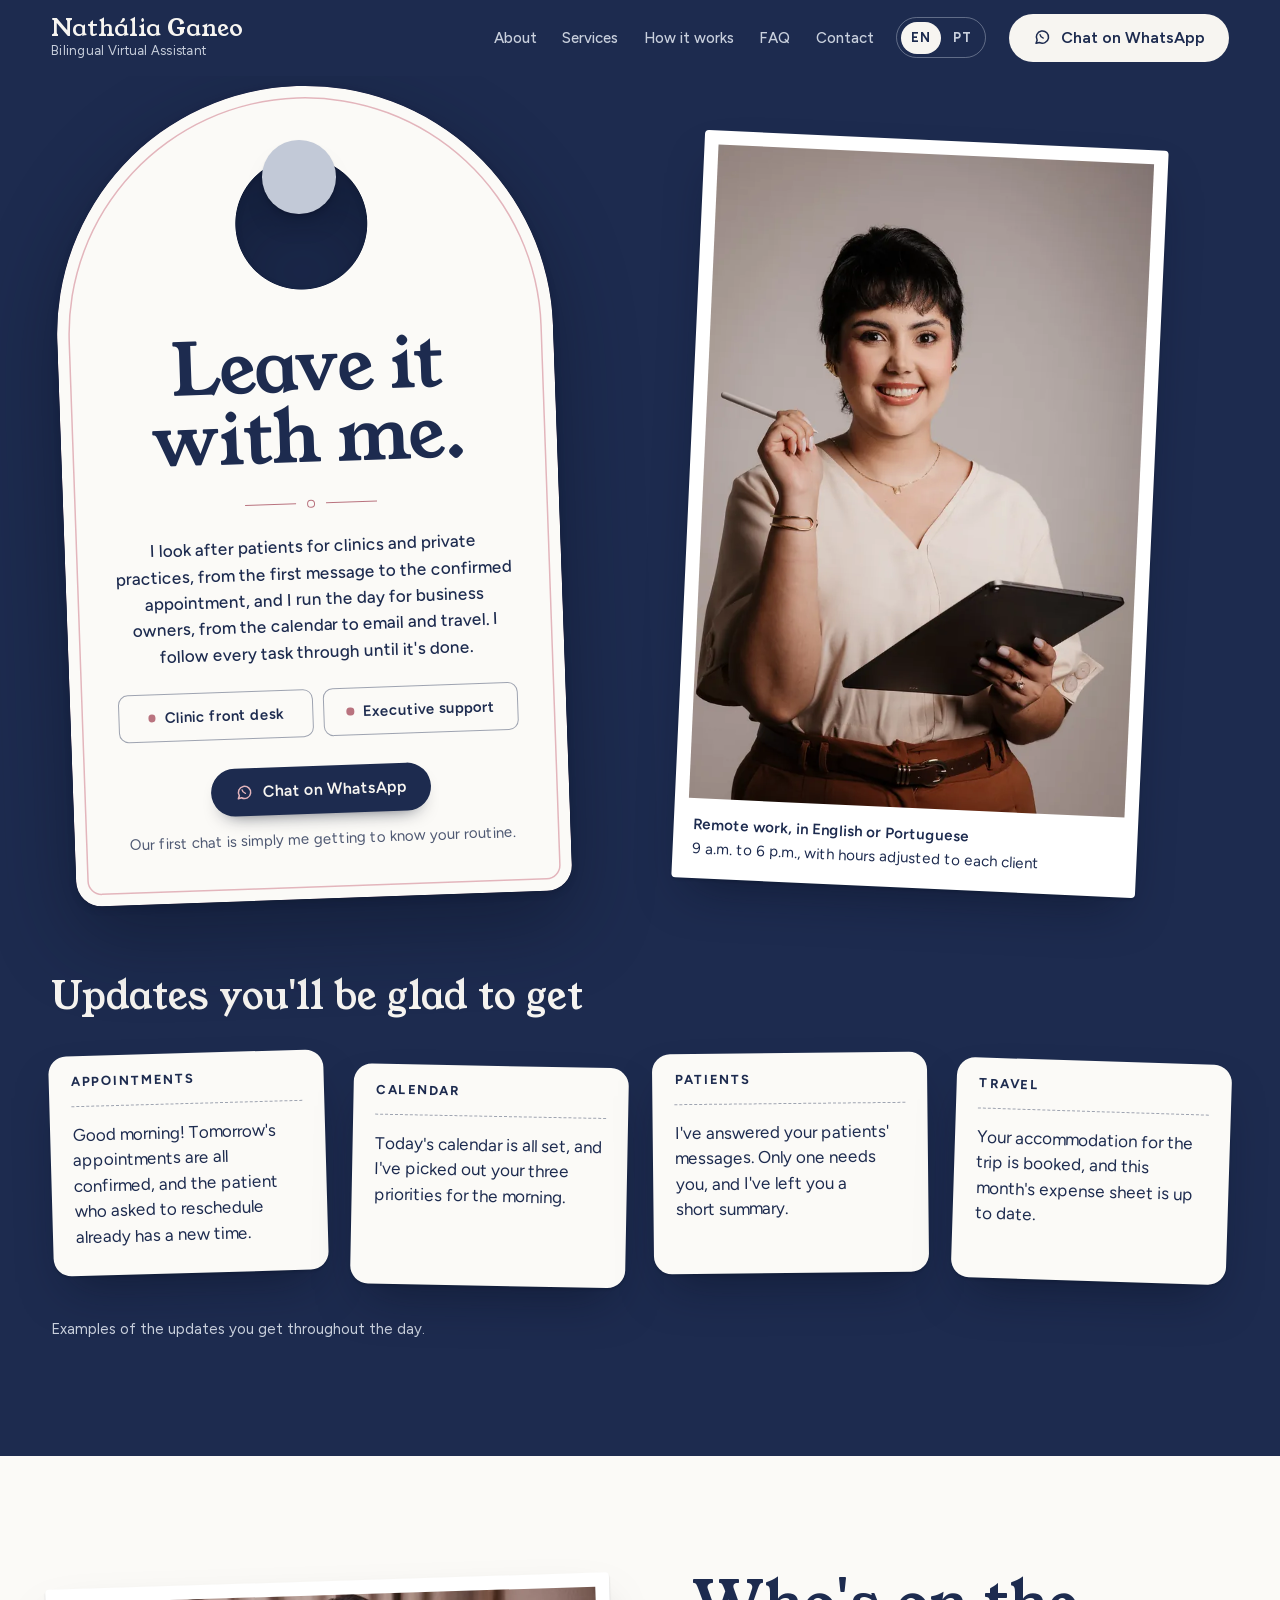
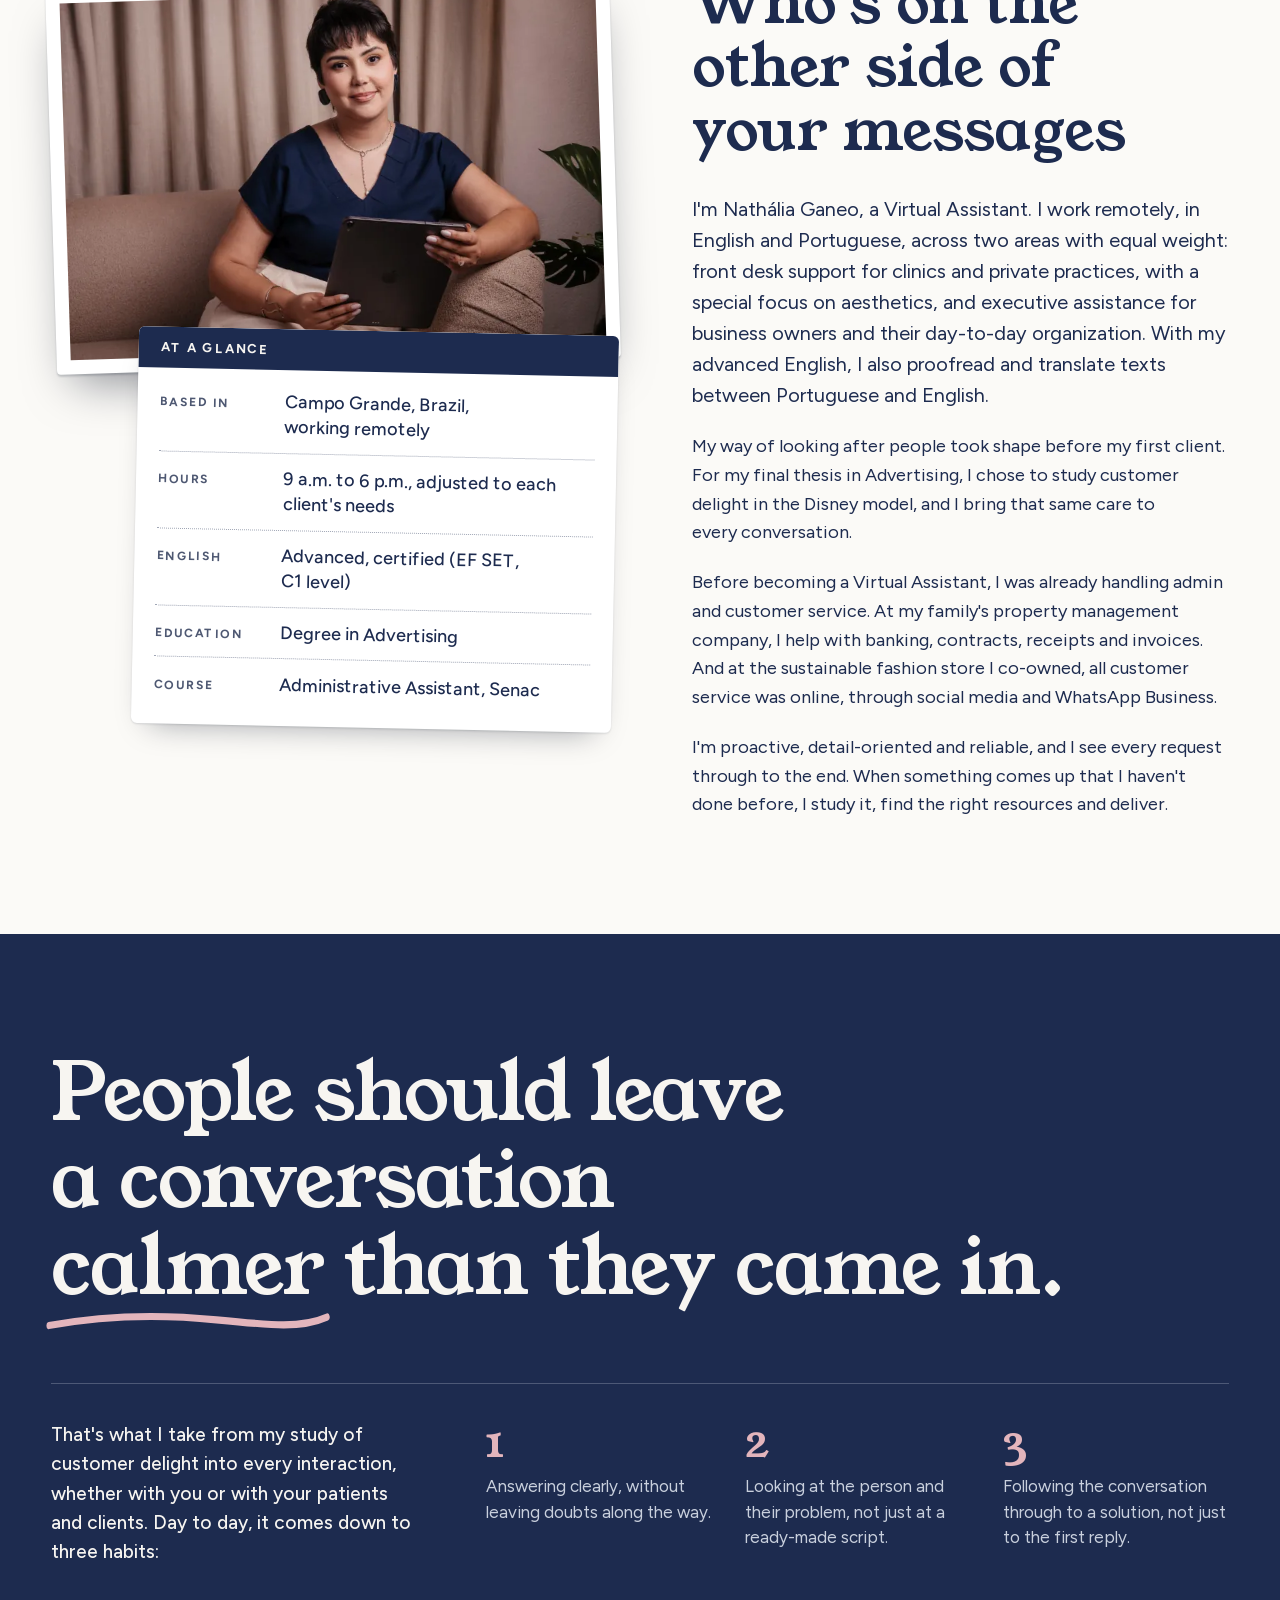
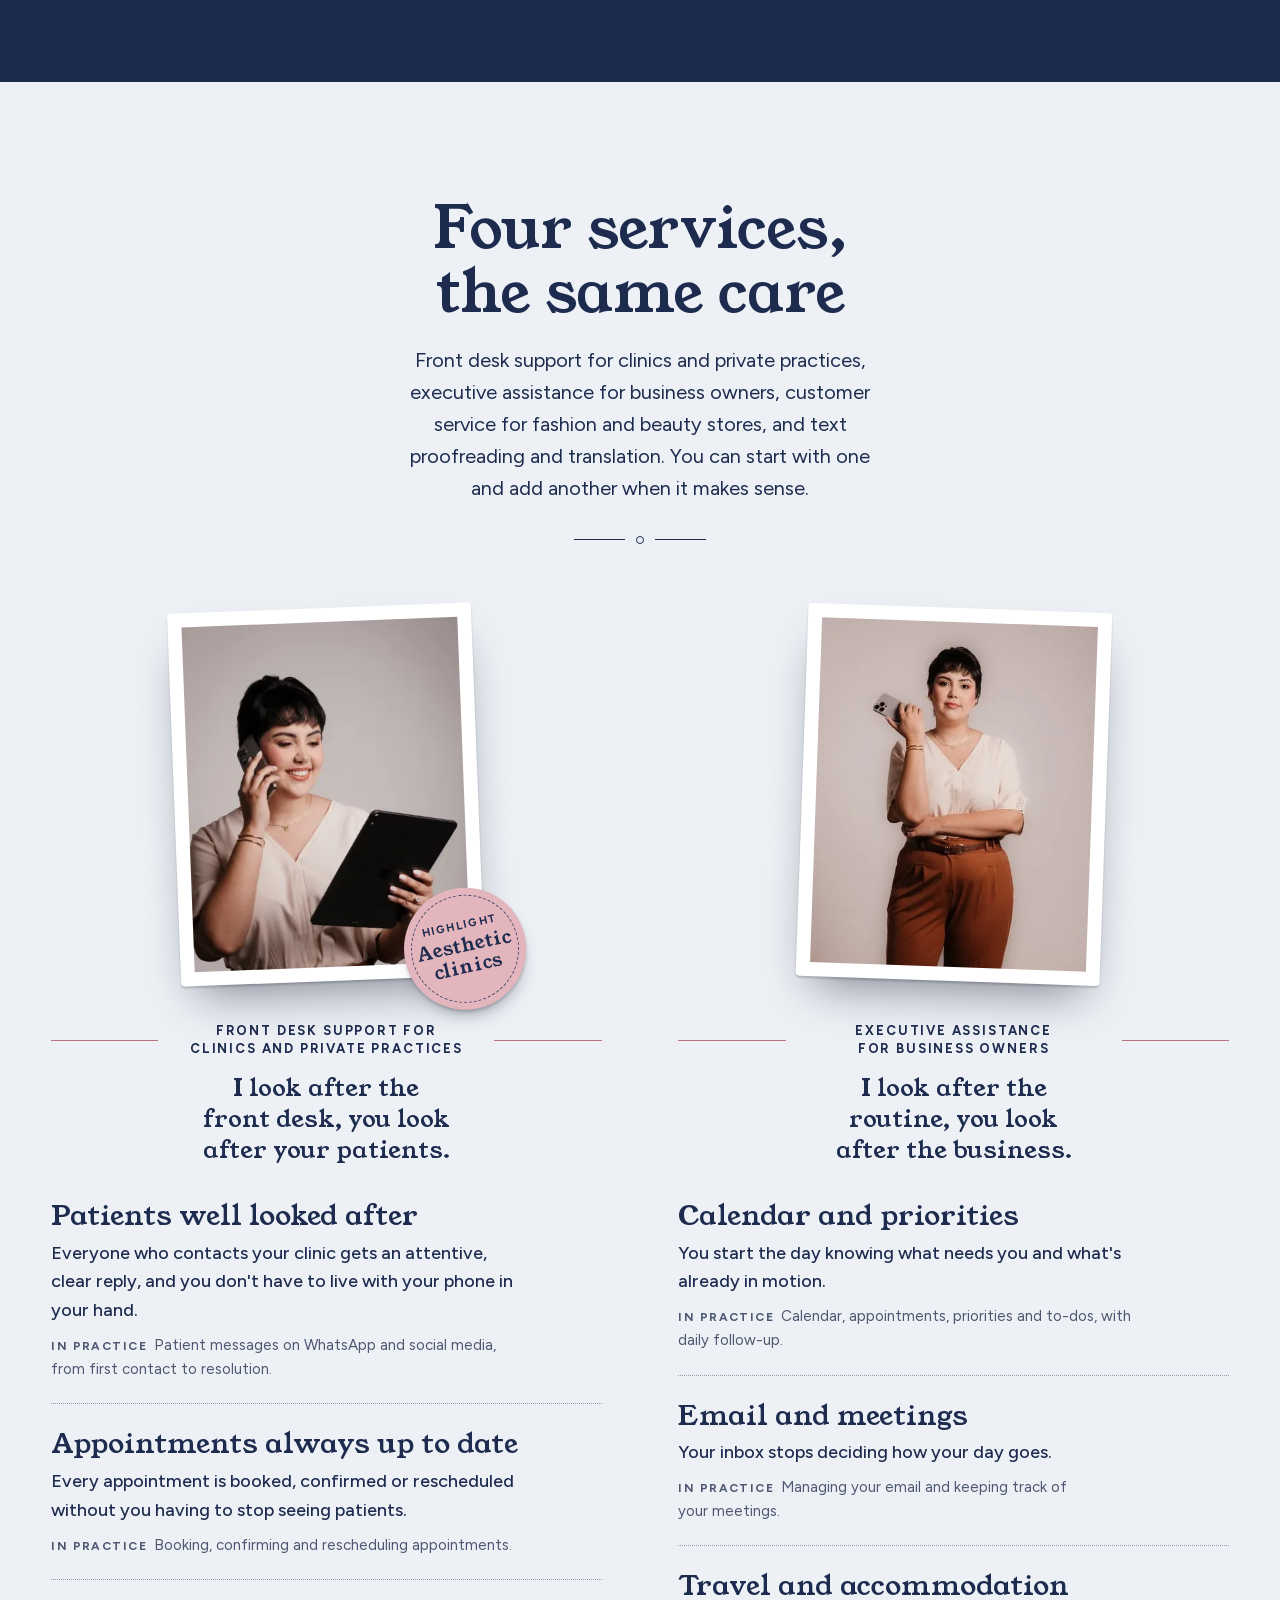
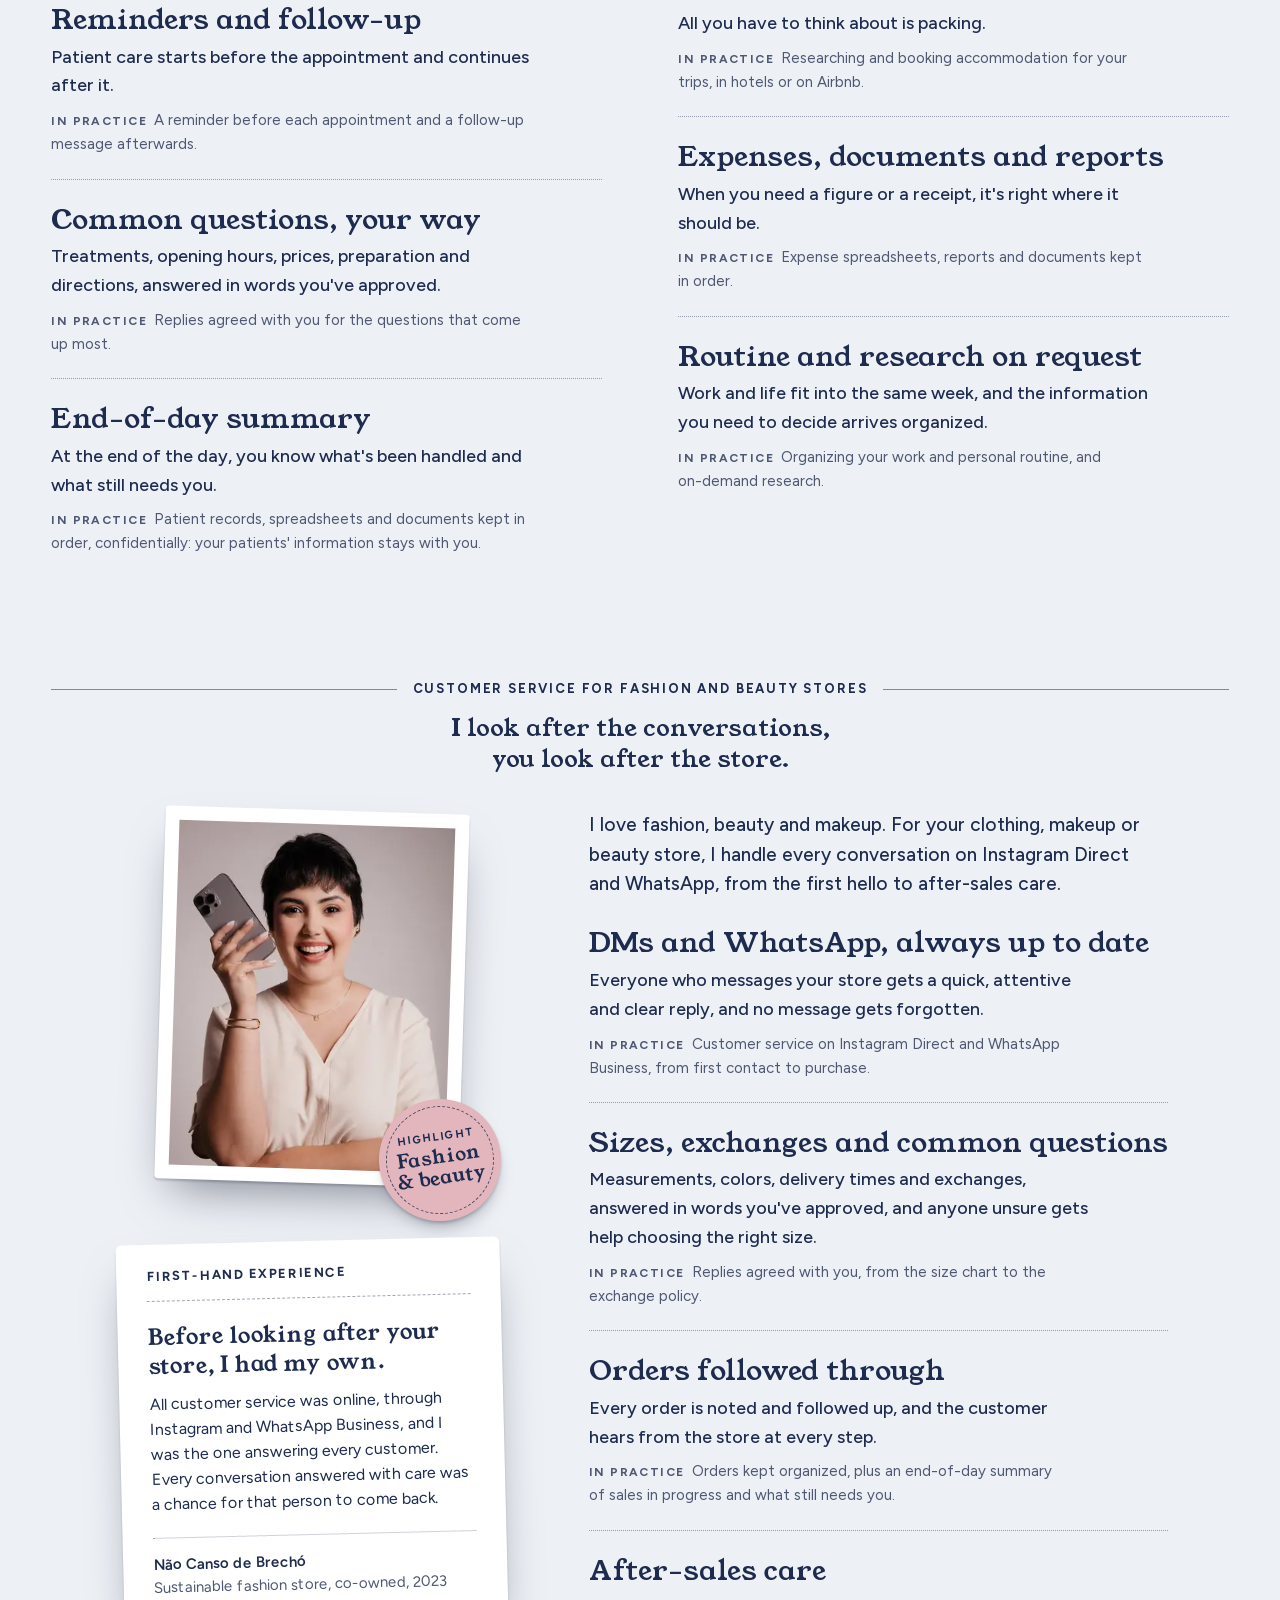
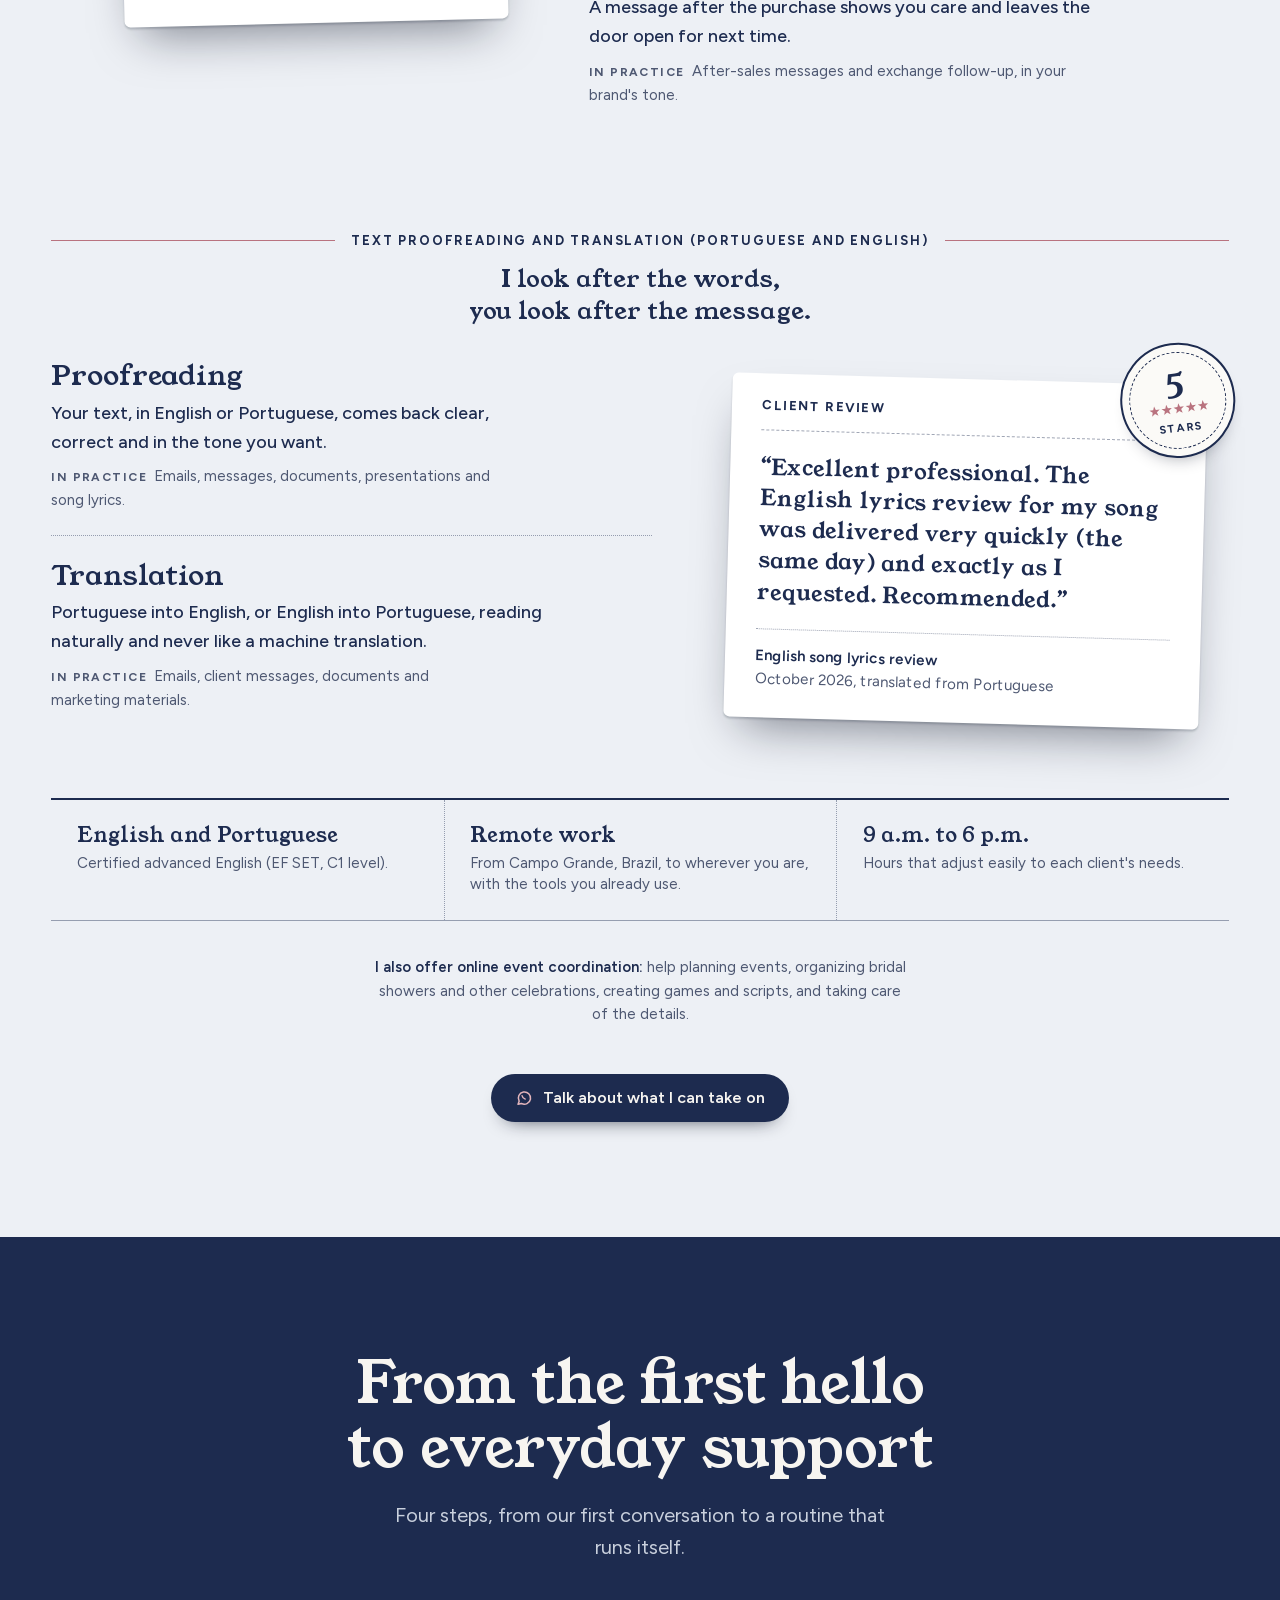
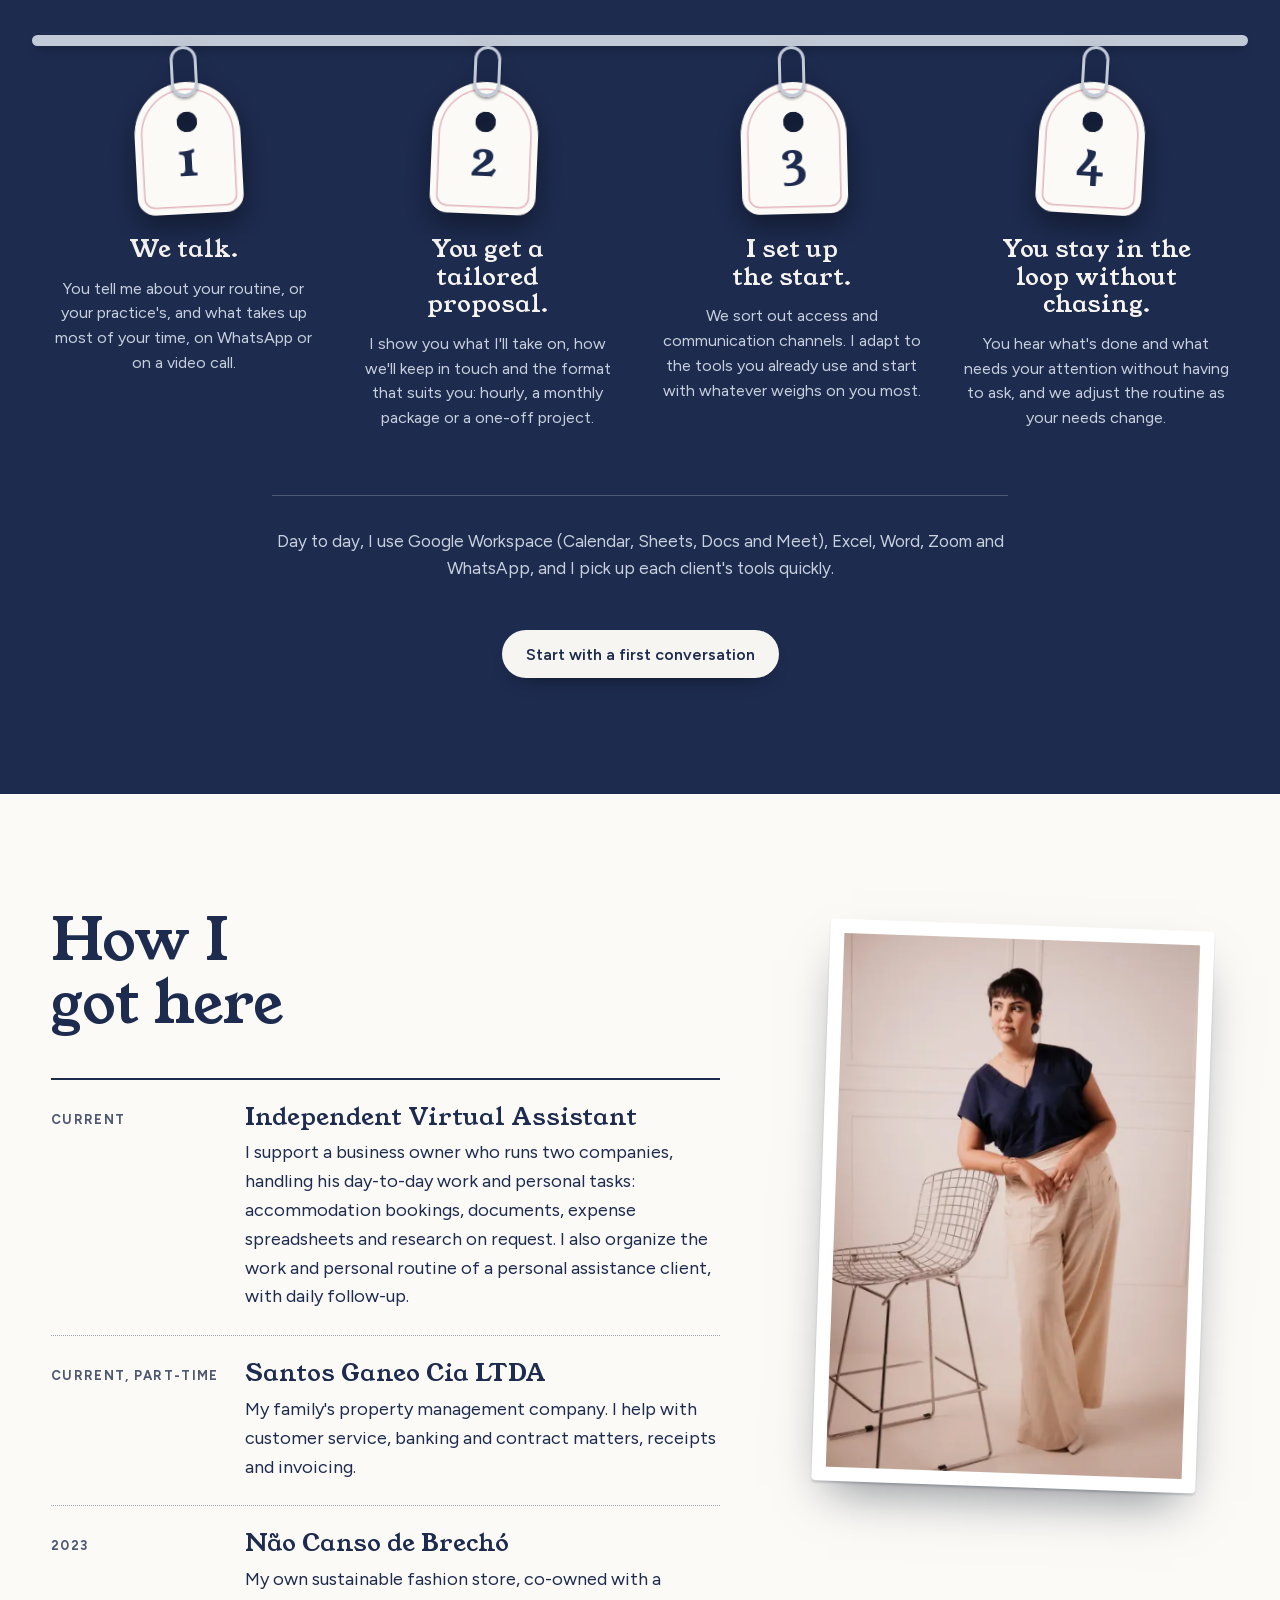
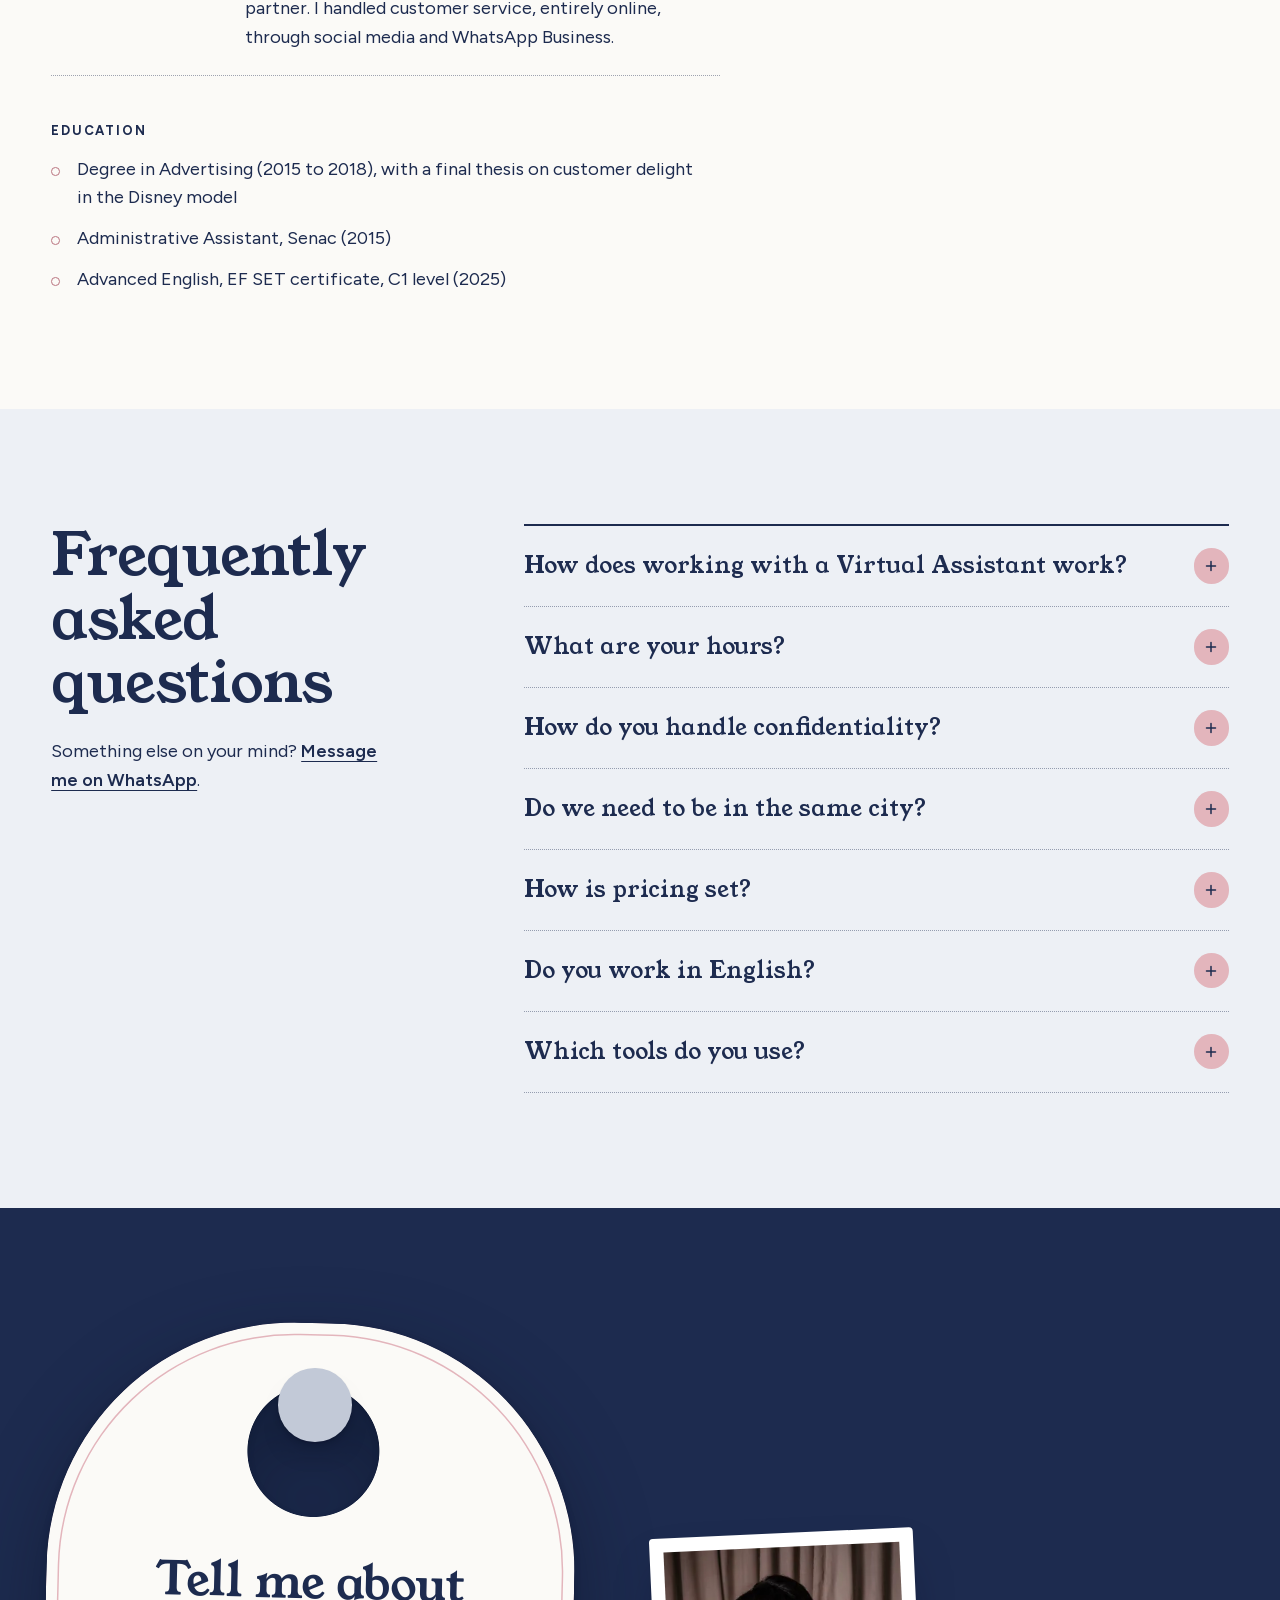
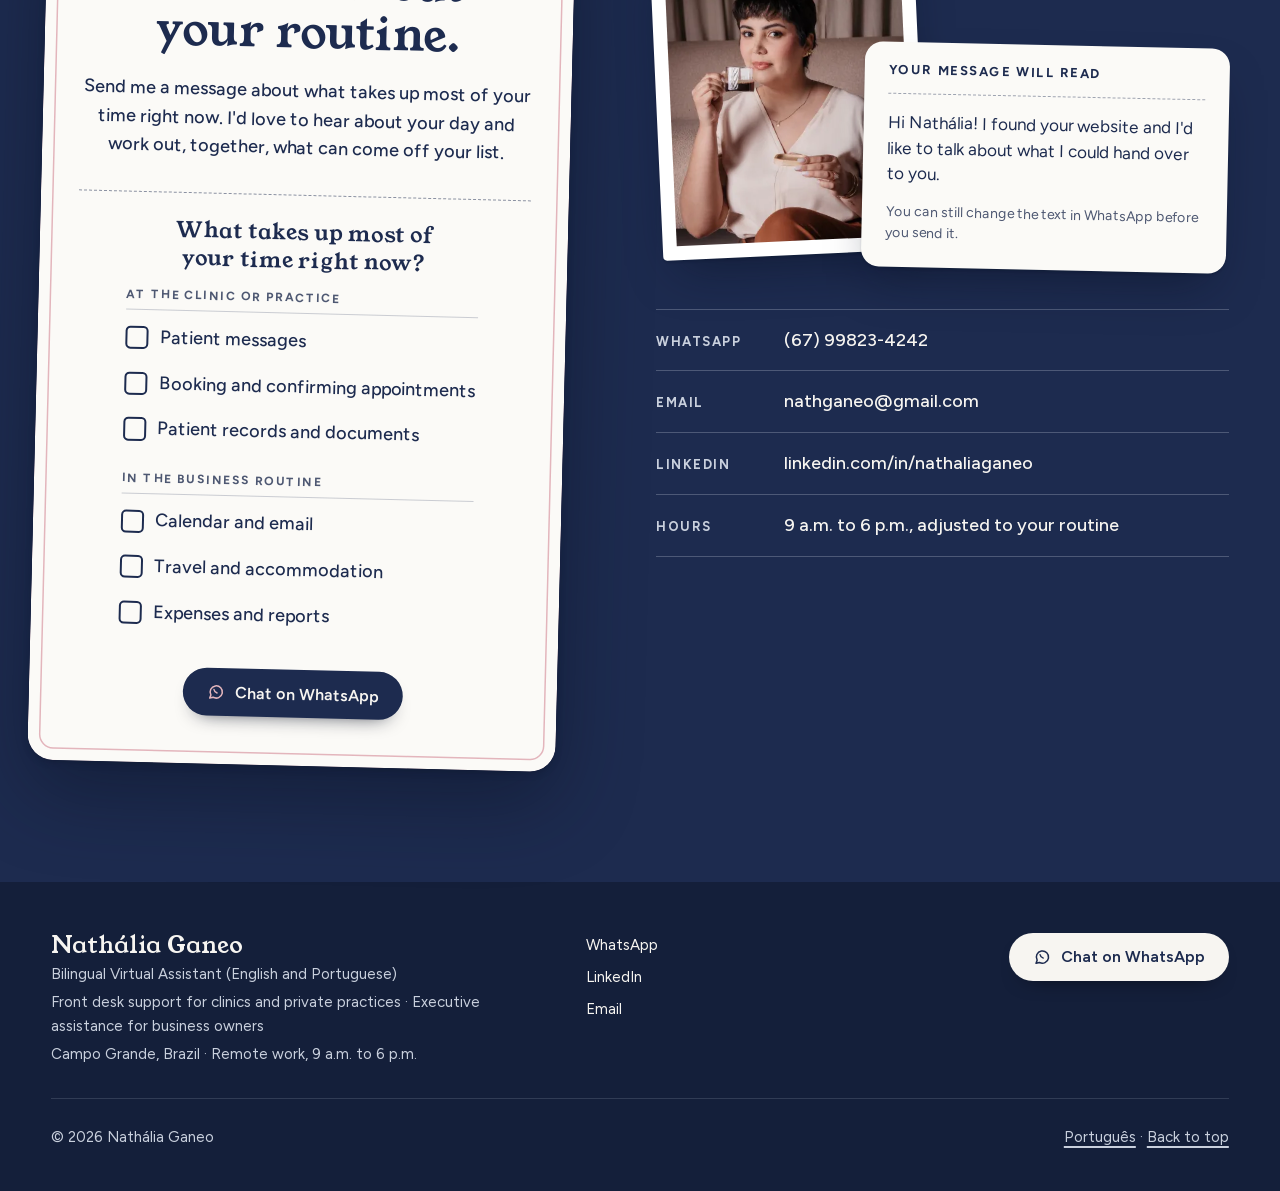
<file: en/index.html>
<!doctype html>
<html lang="en">
<head>
<meta charset="utf-8">
<meta name="viewport" content="width=device-width, initial-scale=1">
<title>Bilingual Virtual Assistant | Nathália Ganeo</title>
<meta name="description" content="Bilingual Virtual Assistant (English and Portuguese). Front desk support for clinics and private practices, with a special focus on aesthetics, executive assistance for business owners, and text proofreading and translation.">
<link rel="canonical" href="https://nathaliaganeo.com.br/en/">
<link rel="alternate" hreflang="pt-BR" href="https://nathaliaganeo.com.br/">
<link rel="alternate" hreflang="en" href="https://nathaliaganeo.com.br/en/">
<link rel="alternate" hreflang="x-default" href="https://nathaliaganeo.com.br/">
<meta name="theme-color" content="#1D2B4F">
<meta name="color-scheme" content="light">
<meta property="og:type" content="website">
<meta property="og:site_name" content="Nathália Ganeo">
<meta property="og:locale" content="en_US">
<meta property="og:locale:alternate" content="pt_BR">
<meta property="og:url" content="https://nathalia-ganeo.netlify.app/en/">
<meta property="og:title" content="Nathália Ganeo | Leave it with me.">
<meta property="og:description" content="Bilingual Virtual Assistant: patient care for clinics and private practices, and executive assistance for business owners, with every task followed through to the end.">
<meta property="og:image" content="https://nathalia-ganeo.netlify.app/assets/og/og-en.jpg">
<meta property="og:image:type" content="image/jpeg">
<meta property="og:image:width" content="1200">
<meta property="og:image:height" content="630">
<meta property="og:image:alt" content="Nathália Ganeo, Bilingual Virtual Assistant, smiling with a tablet and a pen. Leave it with me.">
<meta name="twitter:card" content="summary_large_image">
<meta name="twitter:title" content="Nathália Ganeo | Leave it with me.">
<meta name="twitter:description" content="Bilingual Virtual Assistant: patient care for clinics and private practices, and executive assistance for business owners, with every task followed through to the end.">
<meta name="twitter:image" content="https://nathalia-ganeo.netlify.app/assets/og/og-en.jpg">
<link rel="icon" href="../favicon.ico" sizes="32x32">
<link rel="icon" href="../favicon.svg" type="image/svg+xml">
<link rel="apple-touch-icon" href="../apple-touch-icon.png">
<link rel="manifest" href="../site.webmanifest">
<link rel="preload" href="../assets/fonts/young-serif-latin.woff2" as="font" type="font/woff2" crossorigin>
<link rel="preload" href="../assets/fonts/figtree-latin.woff2" as="font" type="font/woff2" crossorigin>
<link rel="stylesheet" href="../assets/css/site.css">
<script>document.documentElement.classList.add("js")</script>
<script src="../assets/js/site.js" defer></script>
<script type="application/ld+json">
{
 "@context": "https://schema.org",
 "@graph": [
  {
   "@type": "Person",
   "@id": "https://nathaliaganeo.com.br/#nathalia",
   "name": "Nathália Ganeo",
   "jobTitle": "Bilingual Virtual Assistant",
   "knowsLanguage": [
    "en",
    "pt-BR"
   ],
   "email": "mailto:nathganeo@gmail.com",
   "telephone": "+55 67 99823-4242",
   "image": "https://nathaliaganeo.com.br/assets/img/foto-12-640.jpg",
   "url": "https://nathaliaganeo.com.br/en/",
   "sameAs": [
    "https://www.linkedin.com/in/nathaliaganeo"
   ],
   "address": {
    "@type": "PostalAddress",
    "addressLocality": "Campo Grande",
    "addressRegion": "MS",
    "addressCountry": "BR"
   }
  },
  {
   "@type": "ProfessionalService",
   "@id": "https://nathaliaganeo.com.br/en/#servico",
   "name": "Nathália Ganeo, Bilingual Virtual Assistant",
   "url": "https://nathaliaganeo.com.br/en/",
   "description": "Bilingual Virtual Assistant (English and Portuguese). Front desk support for clinics and private practices, with a special focus on aesthetics, executive assistance for business owners, and text proofreading and translation.",
   "image": "https://nathaliaganeo.com.br/assets/og/og-en.jpg",
   "telephone": "+55 67 99823-4242",
   "email": "mailto:nathganeo@gmail.com",
   "founder": {
    "@id": "https://nathaliaganeo.com.br/#nathalia"
   },
   "address": {
    "@type": "PostalAddress",
    "addressLocality": "Campo Grande",
    "addressRegion": "MS",
    "addressCountry": "BR"
   },
   "availableLanguage": [
    "Portuguese",
    "English"
   ],
   "inLanguage": "en",
   "knowsAbout": [
    "Front desk support for clinics and private practices",
    "Front desk support for aesthetic clinics",
    "Appointment scheduling and confirmation",
    "Executive assistance for business owners",
    "Calendar, email, travel and expense management",
    "Customer service for fashion and beauty stores",
    "Text proofreading and translation (Portuguese and English)"
   ]
  }
 ]
}
</script>
</head>
<body>
<a class="pular" href="#conteudo">Skip to content</a>
<header class="topo">
<div class="topo-in miolo">
<a class="marca" href="#top"><b>Nathália Ganeo</b><span>Bilingual Virtual Assistant</span></a>
<nav class="menu" id="menu" aria-label="Site sections"><a href="#about">About</a><a href="#services">Services</a><a href="#how-it-works">How it works</a><a href="#faq">FAQ</a><a href="#contact">Contact</a><a class="menu-idioma" href="../" hreflang="pt-BR" lang="pt-BR" data-idioma>Português</a></nav>
<div class="idioma" role="group" aria-label="Language"><span aria-current="true" lang="en">EN</span><a href="../" hreflang="pt-BR" lang="pt-BR" data-idioma aria-label="Ler esta página em português">PT</a></div>
<button class="abre-menu" type="button" aria-expanded="false" aria-controls="menu"><svg class="tres" viewBox="0 0 24 24" aria-hidden="true"><path d="M4 8h16M4 16h16" stroke="currentColor" stroke-width="2" stroke-linecap="round"/></svg><svg class="x" viewBox="0 0 24 24" aria-hidden="true"><path d="M6 6l12 12M18 6L6 18" stroke="currentColor" stroke-width="2" stroke-linecap="round"/></svg><span class="rot-menu">Menu</span></button>
<a class="pilula p-claro" href="https://wa.me/5567998234242?text=Hi%20Nath%C3%A1lia%21%20I%20found%20your%20website%20and%20I%27d%20like%20to%20talk%20about%20what%20I%20could%20hand%20over%20to%20you." aria-label="Chat on WhatsApp"><svg viewBox="0 0 24 24" aria-hidden="true"><path d="M4 20l1.4-4.1A8 8 0 1 1 8.3 18.8z" fill="none" stroke="currentColor" stroke-width="2" stroke-linejoin="round"/><path d="M9.2 8.6c.3 1.9 1.9 3.8 4.2 4.6" fill="none" stroke="currentColor" stroke-width="1.8" stroke-linecap="round"/></svg><span class="rot">Chat on WhatsApp</span></a>
</div>
</header>
<p class="convite" lang="pt-BR" hidden><span>Prefere português? <a href="../" hreflang="pt-BR" lang="pt-BR" data-idioma>Leia esta página em português</a>.</span><button type="button" aria-label="Fechar aviso"><svg viewBox="0 0 24 24" aria-hidden="true"><path d="M6 6l12 12M18 6L6 18" stroke="currentColor" stroke-width="2" stroke-linecap="round"/></svg></button></p>
<main id="conteudo">
<section class="palco miolo" id="top" data-par="inicio" aria-labelledby="t-abre">
<div class="pendurado"><span class="macaneta" aria-hidden="true"></span><div class="aviso">
<h1 id="t-abre">Leave it with me.</h1>
<div class="enfeite" aria-hidden="true"><i></i></div>
<p class="sub">I look after patients for clinics and private practices, from the first message to the confirmed appointment, and I run the day for business owners, from the calendar to email and travel. I follow every task through until it's done.</p>
<nav class="frentes" aria-label="The two areas"><a href="#clinics">Clinic front desk</a><a href="#executive">Executive support</a></nav>
<a class="pilula p-marinho" href="https://wa.me/5567998234242?text=Hi%20Nath%C3%A1lia%21%20I%20found%20your%20website%20and%20I%27d%20like%20to%20talk%20about%20what%20I%20could%20hand%20over%20to%20you."><svg viewBox="0 0 24 24" aria-hidden="true"><path d="M4 20l1.4-4.1A8 8 0 1 1 8.3 18.8z" fill="none" stroke="currentColor" stroke-width="2" stroke-linejoin="round"/><path d="M9.2 8.6c.3 1.9 1.9 3.8 4.2 4.6" fill="none" stroke="currentColor" stroke-width="1.8" stroke-linecap="round"/></svg><span>Chat on WhatsApp</span></a>
<p class="micro">Our first chat is simply me getting to know your routine.</p>
</div></div>
<figure class="postal"><picture><source type="image/webp" srcset="../assets/img/foto-12-400.webp 400w, ../assets/img/foto-12-640.webp 640w" sizes="(max-width: 860px) 86vw, 464px"><img src="../assets/img/foto-12-640.jpg" srcset="../assets/img/foto-12-400.jpg 400w, ../assets/img/foto-12-640.jpg 640w" sizes="(max-width: 860px) 86vw, 464px" width="640" height="960" alt="Nathália Ganeo smiling, holding a tablet and a pen" loading="eager" fetchpriority="high" decoding="async"></picture><figcaption><b>Remote work, in English or Portuguese</b><span>9 a.m. to 6 p.m., with hours adjusted to each client</span></figcaption></figure>
</section>
<section class="avisos miolo" id="updates" data-par="avisos" aria-labelledby="t-avisos">
<h2 id="t-avisos">Updates you'll be glad to get</h2>
<ul class="bilhetes">
<li class="bilhete"><span class="rotulo">Appointments</span><p>Good morning! Tomorrow's appointments are all confirmed, and the patient who asked to reschedule already has a new time.</p></li>
<li class="bilhete"><span class="rotulo">Calendar</span><p>Today's calendar is all set, and I've picked out your three priorities for the morning.</p></li>
<li class="bilhete"><span class="rotulo">Patients</span><p>I've answered your patients' messages. Only one needs you, and I've left you a short summary.</p></li>
<li class="bilhete"><span class="rotulo">Travel</span><p>Your accommodation for the trip is booked, and this month's expense sheet is up to date.</p></li>
</ul>
<p class="legenda">Examples of the updates you get throughout the day.</p>
</section>
<section class="sec papel claro-sec sobre" id="about" data-par="sobre" aria-labelledby="t-sobre">
<div class="sobre-in miolo">
<div class="sobre-foto"><figure class="postal sem-legenda"><picture><source media="(max-width: 860px)" type="image/webp" srcset="../assets/img/foto-04-retrato-360.webp 360w, ../assets/img/foto-04-retrato-720.webp 720w" sizes="92vw"><source media="(max-width: 860px)" srcset="../assets/img/foto-04-retrato-360.jpg 360w, ../assets/img/foto-04-retrato-720.jpg 720w" sizes="92vw"><source type="image/webp" srcset="../assets/img/foto-04-720.webp 720w, ../assets/img/foto-04-1440.webp 1440w" sizes="(max-width: 860px) 92vw, 600px"><img src="../assets/img/foto-04-1440.jpg" srcset="../assets/img/foto-04-720.jpg 720w, ../assets/img/foto-04-1440.jpg 1440w" sizes="(max-width: 860px) 92vw, 600px" width="1440" height="960" alt="Nathália Ganeo sitting on a sofa with a tablet, looking at the camera" loading="lazy" decoding="async"></picture></figure>
<aside class="ficha" aria-labelledby="t-ficha"><h3 id="t-ficha">At a glance</h3><dl><div><dt>Based in</dt><dd>Campo Grande, Brazil, working remotely</dd></div><div><dt>Hours</dt><dd>9 a.m. to 6 p.m., adjusted to each client's needs</dd></div><div><dt>English</dt><dd>Advanced, certified (EF SET, C1 level)</dd></div><div><dt>Education</dt><dd>Degree in Advertising</dd></div><div><dt>Course</dt><dd>Administrative Assistant, Senac</dd></div></dl></aside></div>
<div class="sobre-txt"><h2 id="t-sobre">Who's on the other side of your messages</h2><p>I'm Nathália Ganeo, a Virtual Assistant. I work remotely, in English and Portuguese, across two areas with equal weight: front desk support for clinics and private practices, with a special focus on aesthetics, and executive assistance for business owners and their day-&#8288;to-&#8288;day organization. With my advanced English, I also proofread and translate texts between Portuguese and English.</p><p>My way of looking after people took shape before my first client. For my final thesis in Advertising, I chose to study customer delight in the Disney model, and I bring that same care to every conversation.</p><p>Before becoming a Virtual Assistant, I was already handling admin and customer service. At my family's property management company, I help with banking, contracts, receipts and invoices. And at the sustainable fashion store I co-&#8288;owned, all customer service was online, through social media and WhatsApp Business.</p><p>I'm proactive, detail-&#8288;oriented and reliable, and I see every request through to the end. When something comes up that I haven't done before, I study it, find the right resources and deliver.</p></div>
</div>
</section>
<section class="sec escuro jeito" id="approach" data-par="jeito-de-atender" aria-labelledby="t-jeito">
<div class="miolo">
<h2 id="t-jeito">People should leave a conversation <span class="grifo">calmer<svg viewBox="0 0 300 20" preserveAspectRatio="none" aria-hidden="true"><path pathLength="1" d="M3 13 C 60 6, 120 5, 180 9 S 270 15, 297 7"/></svg></span> than they came in.</h2>
<div class="jeito-baixo"><p>That's what I take from my study of customer delight into every interaction, whether with you or with your patients and clients. Day to day, it comes down to three habits:</p><ol class="habitos"><li><span class="num" aria-hidden="true">1</span><p>Answering clearly, without leaving doubts along the way.</p></li><li><span class="num" aria-hidden="true">2</span><p>Looking at the person and their problem, not just at a ready-&#8288;made script.</p></li><li><span class="num" aria-hidden="true">3</span><p>Following the conversation through to a solution, not just to the first reply.</p></li></ol></div>
</div>
</section>
<section class="sec nevoa claro-sec servicos" id="services" data-par="servicos" aria-labelledby="t-serv">
<div class="miolo">
<div class="cab-centro"><h2 id="t-serv">Four services, the same care</h2><p>Front desk support for clinics and private practices, executive assistance for business owners, customer service for fashion and beauty stores, and text proofreading and translation. You can start with one and add another when it makes sense.</p><div class="enfeite" aria-hidden="true"><i></i></div></div>
<div class="menus">
<div class="frente" id="clinics"><figure class="postal sem-legenda"><picture><source type="image/webp" srcset="../assets/img/foto-13-360.webp 360w, ../assets/img/foto-13-640.webp 640w" sizes="(max-width: 860px) 78vw, 304px"><img src="../assets/img/foto-13-640.jpg" srcset="../assets/img/foto-13-360.jpg 360w, ../assets/img/foto-13-640.jpg 640w" sizes="(max-width: 860px) 78vw, 304px" width="640" height="800" alt="Nathália Ganeo on the phone, smiling while she checks her tablet" loading="lazy" decoding="async"></picture><p class="carimbo"><span>Highlight</span><b>Aesthetic clinics</b></p></figure><div class="menu-tit"><h3>Front desk support for clinics and private practices</h3></div><p class="frente-lema">I look after the front desk, you look after your patients.</p><div class="prato"><h4>Patients well looked after</h4><p class="ganho">Everyone who contacts your clinic gets an attentive, clear reply, and you don't have to live with your phone in your hand.</p><p class="pratica"><b>In practice</b>Patient messages on WhatsApp and social media, from first contact to resolution.</p></div><div class="prato"><h4>Appointments always up to date</h4><p class="ganho">Every appointment is booked, confirmed or rescheduled without you having to stop seeing patients.</p><p class="pratica"><b>In practice</b>Booking, confirming and rescheduling appointments.</p></div><div class="prato"><h4>Reminders and follow-&#8288;up</h4><p class="ganho">Patient care starts before the appointment and continues after it.</p><p class="pratica"><b>In practice</b>A reminder before each appointment and a follow-&#8288;up message afterwards.</p></div><div class="prato"><h4>Common questions, your way</h4><p class="ganho">Treatments, opening hours, prices, preparation and directions, answered in words you've approved.</p><p class="pratica"><b>In practice</b>Replies agreed with you for the questions that come up most.</p></div><div class="prato"><h4>End-&#8288;of-&#8288;day summary</h4><p class="ganho">At the end of the day, you know what's been handled and what still needs you.</p><p class="pratica"><b>In practice</b>Patient records, spreadsheets and documents kept in order, confidentially: your patients' information stays with you.</p></div></div>
<div class="frente" id="executive"><figure class="postal sem-legenda"><picture><source type="image/webp" srcset="../assets/img/foto-08-exec-400.webp 400w, ../assets/img/foto-08-exec-440.webp 440w" sizes="(max-width: 860px) 78vw, 304px"><img src="../assets/img/foto-08-exec-440.jpg" srcset="../assets/img/foto-08-exec-400.jpg 400w, ../assets/img/foto-08-exec-440.jpg 440w" sizes="(max-width: 860px) 78vw, 304px" width="440" height="550" alt="Nathália Ganeo standing, holding her phone" loading="lazy" decoding="async"></picture></figure><div class="menu-tit"><h3>Executive assistance for business owners</h3></div><p class="frente-lema">I look after the routine, you look after the business.</p><div class="prato"><h4>Calendar and priorities</h4><p class="ganho">You start the day knowing what needs you and what's already in motion.</p><p class="pratica"><b>In practice</b>Calendar, appointments, priorities and to-&#8288;dos, with daily follow-&#8288;up.</p></div><div class="prato"><h4>Email and meetings</h4><p class="ganho">Your inbox stops deciding how your day goes.</p><p class="pratica"><b>In practice</b>Managing your email and keeping track of your meetings.</p></div><div class="prato"><h4>Travel and accommodation</h4><p class="ganho">All you have to think about is packing.</p><p class="pratica"><b>In practice</b>Researching and booking accommodation for your trips, in hotels or on Airbnb.</p></div><div class="prato"><h4>Expenses, documents and reports</h4><p class="ganho">When you need a figure or a receipt, it's right where it should be.</p><p class="pratica"><b>In practice</b>Expense spreadsheets, reports and documents kept in order.</p></div><div class="prato"><h4>Routine and research on request</h4><p class="ganho">Work and life fit into the same week, and the information you need to decide arrives organized.</p><p class="pratica"><b>In practice</b>Organizing your work and personal routine, and on-&#8288;demand research.</p></div></div>
</div>
<div class="frente terceira loja" id="fashion"><div class="menu-tit"><h3>Customer service for fashion and beauty stores</h3></div><p class="frente-lema">I look after the conversations, <span class="nw">you look after the store.</span></p><div class="loja-in"><div class="loja-lado"><figure class="postal sem-legenda"><picture><source type="image/webp" srcset="../assets/img/foto-11-360.webp 360w, ../assets/img/foto-11-640.webp 640w" sizes="(max-width: 860px) 78vw, 304px"><img src="../assets/img/foto-11-640.jpg" srcset="../assets/img/foto-11-360.jpg 360w, ../assets/img/foto-11-640.jpg 640w" sizes="(max-width: 860px) 78vw, 304px" width="640" height="800" alt="Nathália Ganeo smiling, holding up her phone" loading="lazy" decoding="async"></picture><p class="carimbo"><span>Highlight</span><b>Fashion &amp; beauty</b></p></figure><figure class="avaliacao prova"><span class="rotulo">First-&#8288;hand experience</span><p class="prova-lead">Before looking after your store, I had my own.</p><p class="prova-txt">All customer service was online, through Instagram and WhatsApp Business, and I was the one answering every customer. Every conversation answered with care was a chance for that person to come back.</p><figcaption><b>Não Canso de Brechó</b><span>Sustainable fashion store, co-&#8288;owned, 2023</span></figcaption></figure></div><div class="loja-txt"><p class="loja-intro">I love fashion, beauty and makeup. For your clothing, makeup or beauty store, I handle every conversation on Instagram Direct and WhatsApp, from the first hello to after-&#8288;sales care.</p><div class="prato"><h4>DMs and WhatsApp, always up to date</h4><p class="ganho">Everyone who messages your store gets a quick, attentive and clear reply, and no message gets forgotten.</p><p class="pratica"><b>In practice</b>Customer service on Instagram Direct and WhatsApp Business, from first contact to purchase.</p></div><div class="prato"><h4>Sizes, exchanges and common questions</h4><p class="ganho">Measurements, colors, delivery times and exchanges, answered in words you've approved, and anyone unsure gets help choosing the right size.</p><p class="pratica"><b>In practice</b>Replies agreed with you, from the size chart to the exchange policy.</p></div><div class="prato"><h4>Orders followed through</h4><p class="ganho">Every order is noted and followed up, and the customer hears from the store at every step.</p><p class="pratica"><b>In practice</b>Orders kept organized, plus an end-&#8288;of-&#8288;day summary of sales in progress and what still needs you.</p></div><div class="prato"><h4>After-&#8288;sales care</h4><p class="ganho">A message after the purchase shows you care and leaves the door open for next time.</p><p class="pratica"><b>In practice</b>After-&#8288;sales messages and exchange follow-&#8288;up, in your brand's tone.</p></div></div></div></div>
<div class="frente terceira" id="translation"><div class="menu-tit"><h3>Text proofreading and translation (Portuguese and English)</h3></div><p class="frente-lema">I look after the words, <span class="nw">you look after the message.</span></p><div class="terceira-in"><div class="terceira-txt"><div class="prato"><h4>Proofreading</h4><p class="ganho">Your text, in English or Portuguese, comes back clear, correct and in the tone you want.</p><p class="pratica"><b>In practice</b>Emails, messages, documents, presentations and song lyrics.</p></div><div class="prato"><h4>Translation</h4><p class="ganho">Portuguese into English, or English into Portuguese, reading naturally and never like a machine translation.</p><p class="pratica"><b>In practice</b>Emails, client messages, documents and marketing materials.</p></div></div><figure class="avaliacao"><span class="rotulo">Client review</span><div class="selo selo-estrelas" role="img" aria-label="Rated 5 out of 5"><b>5</b><svg viewBox="0 0 58 11" aria-hidden="true"><path d="M5.00,0.40 L6.29,4.02 L10.14,4.13 L7.09,6.48 L8.17,10.17 L5.00,8.00 L1.83,10.17 L2.91,6.48 L-0.14,4.13 L3.71,4.02 Z M17.00,0.40 L18.29,4.02 L22.14,4.13 L19.09,6.48 L20.17,10.17 L17.00,8.00 L13.83,10.17 L14.91,6.48 L11.86,4.13 L15.71,4.02 Z M29.00,0.40 L30.29,4.02 L34.14,4.13 L31.09,6.48 L32.17,10.17 L29.00,8.00 L25.83,10.17 L26.91,6.48 L23.86,4.13 L27.71,4.02 Z M41.00,0.40 L42.29,4.02 L46.14,4.13 L43.09,6.48 L44.17,10.17 L41.00,8.00 L37.83,10.17 L38.91,6.48 L35.86,4.13 L39.71,4.02 Z M53.00,0.40 L54.29,4.02 L58.14,4.13 L55.09,6.48 L56.17,10.17 L53.00,8.00 L49.83,10.17 L50.91,6.48 L47.86,4.13 L51.71,4.02 Z"/></svg><span>Stars</span></div><blockquote><p>“Excellent professional. The English lyrics review for my song was delivered very quickly (the same day) and exactly as I requested. Recommended.”</p></blockquote><figcaption><b>English song lyrics review</b><span>October 2026, translated from Portuguese</span></figcaption></figure></div></div>
<ul class="comum" aria-label="Across all services"><li><b>English and Portuguese</b><span>Certified advanced English (EF SET, C1 level).</span></li><li><b>Remote work</b><span>From Campo Grande, Brazil, to wherever you are, with the tools you already use.</span></li><li><b>9 a.m. to 6 p.m.</b><span>Hours that adjust easily to each client's needs.</span></li></ul>
<p class="tambem"><b>I also offer online event coordination:</b> help planning events, organizing bridal showers and other celebrations, creating games and scripts, and taking care of the details.</p>
<div class="acao"><a class="pilula p-marinho" href="https://wa.me/5567998234242?text=Hi%20Nath%C3%A1lia%21%20I%20found%20your%20website%20and%20I%27d%20like%20to%20talk%20about%20what%20I%20could%20hand%20over%20to%20you."><svg viewBox="0 0 24 24" aria-hidden="true"><path d="M4 20l1.4-4.1A8 8 0 1 1 8.3 18.8z" fill="none" stroke="currentColor" stroke-width="2" stroke-linejoin="round"/><path d="M9.2 8.6c.3 1.9 1.9 3.8 4.2 4.6" fill="none" stroke="currentColor" stroke-width="1.8" stroke-linecap="round"/></svg><span>Talk about what I can take on</span></a></div>
</div>
</section>
<section class="sec escuro como" id="how-it-works" data-par="como-funciona" aria-labelledby="t-como">
<div class="miolo">
<div class="cab-centro"><h2 id="t-como">From the first hello to everyday support</h2><p>Four steps, from our first conversation to a routine that runs itself.</p></div>
<ol class="passos">
<li class="passo"><span class="chaveiro" aria-hidden="true"><span>1</span></span><h3><span class="so-leitor">Step 1: </span>We talk.</h3><p>You tell me about your routine, or your practice's, and what takes up most of your time, on WhatsApp or on a video call.</p></li>
<li class="passo"><span class="chaveiro" aria-hidden="true"><span>2</span></span><h3><span class="so-leitor">Step 2: </span>You get a tailored proposal.</h3><p>I show you what I'll take on, how we'll keep in touch and the format that suits you: hourly, a monthly package or a one-&#8288;off project.</p></li>
<li class="passo"><span class="chaveiro" aria-hidden="true"><span>3</span></span><h3><span class="so-leitor">Step 3: </span>I set up the start.</h3><p>We sort out access and communication channels. I adapt to the tools you already use and start with whatever weighs on you most.</p></li>
<li class="passo"><span class="chaveiro" aria-hidden="true"><span>4</span></span><h3><span class="so-leitor">Step 4: </span>You stay in the loop without chasing.</h3><p>You hear what's done and what needs your attention without having to ask, and we adjust the routine as your needs change.</p></li>
</ol>
<p class="ferramentas">Day to day, I use Google Workspace (Calendar, Sheets, Docs and Meet), Excel, Word, Zoom and WhatsApp, and I pick up each client's tools quickly.</p>
<div class="acao"><a class="pilula p-claro" href="#contact">Start with a first conversation</a></div>
</div>
</section>
<section class="sec papel claro-sec" id="experience" data-par="experiencias" aria-labelledby="t-exp">
<div class="registro miolo">
<div>
<h2 id="t-exp">How I got here</h2>
<ol class="livro-reg">
<li><span class="quando">Current</span><div><h3>Independent Virtual Assistant</h3><p>I support a business owner who runs two companies, handling his day-&#8288;to-&#8288;day work and personal tasks: accommodation bookings, documents, expense spreadsheets and research on request. I also organize the work and personal routine of a personal assistance client, with daily follow-&#8288;up.</p></div></li>
<li><span class="quando">Current, part-&#8288;time</span><div><h3>Santos Ganeo Cia LTDA</h3><p>My family's property management company. I help with customer service, banking and contract matters, receipts and invoicing.</p></div></li>
<li><span class="quando">2023</span><div><h3>Não Canso de Brechó</h3><p>My own sustainable fashion store, co-&#8288;owned with a partner. I handled customer service, entirely online, through social media and WhatsApp Business.</p></div></li>
</ol>
<div class="formacao"><h3>Education</h3><ul><li>Degree in Advertising (2015 to 2018), with a final thesis on customer delight in the Disney model</li><li>Administrative Assistant, Senac (2015)</li><li>Advanced English, EF SET certificate, C1 level (2025)</li></ul></div>
</div>
<figure class="postal sem-legenda"><picture><source type="image/webp" srcset="../assets/img/foto-07-400.webp 400w, ../assets/img/foto-07-640.webp 640w" sizes="(max-width: 860px) 80vw, 384px"><img src="../assets/img/foto-07-640.jpg" srcset="../assets/img/foto-07-400.jpg 400w, ../assets/img/foto-07-640.jpg 640w" sizes="(max-width: 860px) 80vw, 384px" width="640" height="960" alt="Nathália Ganeo standing, leaning on a tall stool and looking to the side" loading="lazy" decoding="async"></picture></figure>
</div>
</section>
<!-- Depoimentos: troque os textos entre colchetes pelos depoimentos reais (com a autorização de cada cliente) e apague o atributo hidden desta seção. -->
<section class="sec escuro livro" id="testimonials" data-par="depoimentos" aria-labelledby="t-dep" hidden>
<div class="miolo">
<h2 id="t-dep">People who've left their routine with me</h2>
<p class="apoio">Words from real clients, published with each person's permission.</p>
<div class="paginas">
<figure class="pagina"><blockquote><p>[TESTIMONIAL]</p></blockquote><figcaption><b>[NAME]</b><span>[ROLE OR BUSINESS]</span><span class="servico">[SERVICE]</span></figcaption></figure>
<figure class="pagina"><blockquote><p>[TESTIMONIAL]</p></blockquote><figcaption><b>[NAME]</b><span>[ROLE OR BUSINESS]</span><span class="servico">[SERVICE]</span></figcaption></figure>
</div>
</div>
</section>
<!-- Portfólio: coloque os PDFs em site/portfolio/ (nathalia-ganeo-portfolio.pdf e nathalia-ganeo-portfolio-en.pdf) e apague o atributo hidden desta seção e do link "Download the portfolio (PDF)" no rodapé. -->
<section class="sec papel claro-sec" id="portfolio" data-par="portfolio" aria-labelledby="t-port" hidden>
<div class="miolo">
<div class="cab-centro"><h2 id="t-port">A closer look at my work</h2><p>My portfolio sums up what I do and how I work in a few pages, and the certificate shows my level of English.</p></div>
<div class="port">
<div class="port-pdf"><figure class="postal sem-legenda"><picture><source type="image/webp" srcset="../assets/img/portfolio-capa-en-640.webp 640w, ../assets/img/portfolio-capa-en-1200.webp 1200w" sizes="(max-width: 860px) 86vw, 420px"><img src="../assets/img/portfolio-capa-en-1200.jpg" srcset="../assets/img/portfolio-capa-en-640.jpg 640w, ../assets/img/portfolio-capa-en-1200.jpg 1200w" sizes="(max-width: 860px) 86vw, 420px" width="1200" height="675" alt="Cover of Nathália Ganeo&#x27;s portfolio, with the door hanger “Leave it with me.”" loading="lazy" decoding="async"></picture></figure><div><h3>Portfolio (PDF)</h3><p>My services, the way I look after people and what working together looks like, to read at your own pace or share with whoever decides with you.</p><a class="pilula p-marinho" href="../portfolio/nathalia-ganeo-portfolio-en.pdf" download>Download the portfolio (PDF)</a></div></div>
<div class="port-cert"><div class="selo" aria-hidden="true"><b>C1</b><span>EF SET</span></div><div><h3>Certified advanced English</h3><p>EF SET, C1 level, July 2025.</p></div></div>
</div>
</div>
</section>
<section class="sec nevoa claro-sec" id="faq" data-par="perguntas" aria-labelledby="t-faq">
<div class="perguntas-in miolo">
<div><h2 id="t-faq">Frequently asked questions</h2><p class="apoio">Something else on your mind? <a class="elo" href="https://wa.me/5567998234242?text=Hi%20Nath%C3%A1lia%21%20I%20found%20your%20website%20and%20I%27d%20like%20to%20talk%20about%20what%20I%20could%20hand%20over%20to%20you.">Message me on WhatsApp</a>.</p></div>
<div class="duvidas">
<details><summary>How does working with a Virtual Assistant work?</summary><p class="resp">Everything is done remotely. We agree on the tasks, the communication channels and the hours, and I take care of the day to day, with updates on what's been done.</p></details>
<details><summary>What are your hours?</summary><p class="resp">From 9 a.m. to 6 p.m. And those hours adjust easily to each client's needs: just tell me how your day runs.</p></details>
<details><summary>How do you handle confidentiality?</summary><p class="resp">Your patients' and clients' information stays with you. We agree on access and communication channels together, and I work with the tools you already use.</p></details>
<details><summary>Do we need to be in the same city?</summary><p class="resp">No. The work is fully remote, so we can work together wherever you are.</p></details>
<details><summary>How is pricing set?</summary><p class="resp">Every proposal is tailored: hourly, a monthly package or a one-&#8288;off project, depending on what you need.</p></details>
<details><summary>Do you work in English?</summary><p class="resp">Yes. I have certified advanced English (EF SET, C1 level), I work in both English and Portuguese, and I also proofread and translate texts between the two languages.</p></details>
<details><summary>Which tools do you use?</summary><p class="resp">Google Workspace (Calendar, Sheets, Docs and Meet), Excel, Word, Zoom and WhatsApp. And I adapt to the tools you already use.</p></details>
</div>
</div>
</section>
<section class="sec escuro contato" id="contact" data-par="contato" aria-labelledby="t-cont">
<div class="contato-in miolo">
<div class="pendurado"><span class="macaneta" aria-hidden="true"></span><form class="aviso" data-recado data-numero="5567998234242" action="https://wa.me/5567998234242" method="get" onsubmit="return false">
<h2 id="t-cont">Tell me about your routine.</h2>
<p class="intro">Send me a message about what takes up most of your time right now. I'd love to hear about your day and work out, together, what can come off your list.</p>
<fieldset class="escolhas"><legend>What takes up most of your time right now?</legend><div class="grupos"><div><span class="grupo-tit" aria-hidden="true">At the clinic or practice</span><ul><li><label><input type="checkbox" name="tempo" value="pacientes" data-frase="Patient messages"> Patient messages</label></li><li><label><input type="checkbox" name="tempo" value="consultas" data-frase="Booking and confirming appointments"> Booking and confirming appointments</label></li><li><label><input type="checkbox" name="tempo" value="cadastros" data-frase="Patient records and documents"> Patient records and documents</label></li></ul></div><div><span class="grupo-tit" aria-hidden="true">In the business routine</span><ul><li><label><input type="checkbox" name="tempo" value="agenda" data-frase="Calendar and email"> Calendar and email</label></li><li><label><input type="checkbox" name="tempo" value="viagens" data-frase="Travel and accommodation"> Travel and accommodation</label></li><li><label><input type="checkbox" name="tempo" value="despesas" data-frase="Expenses and reports"> Expenses and reports</label></li></ul></div></div></fieldset>
<div class="acao-aviso"><a class="pilula p-marinho" data-recado-botao href="https://wa.me/5567998234242?text=Hi%20Nath%C3%A1lia%21%20I%20found%20your%20website%20and%20I%27d%20like%20to%20talk%20about%20what%20I%20could%20hand%20over%20to%20you."><svg viewBox="0 0 24 24" aria-hidden="true"><path d="M4 20l1.4-4.1A8 8 0 1 1 8.3 18.8z" fill="none" stroke="currentColor" stroke-width="2" stroke-linejoin="round"/><path d="M9.2 8.6c.3 1.9 1.9 3.8 4.2 4.6" fill="none" stroke="currentColor" stroke-width="1.8" stroke-linecap="round"/></svg><span>Chat on WhatsApp</span></a></div>
</form></div>
<div class="contato-lado"><div class="contato-topo"><figure class="postal sem-legenda"><picture><source type="image/webp" srcset="../assets/img/foto-20-360.webp 360w, ../assets/img/foto-20-640.webp 640w" sizes="(max-width: 860px) 78vw, 304px"><img src="../assets/img/foto-20-640.jpg" srcset="../assets/img/foto-20-360.jpg 360w, ../assets/img/foto-20-640.jpg 640w" sizes="(max-width: 860px) 78vw, 304px" width="640" height="800" alt="Nathália Ganeo having a coffee and smiling" loading="lazy" decoding="async"></picture></figure>
<div class="recado"><span class="rotulo">Your message will read</span><p data-recado-texto aria-live="polite">Hi Nathália! I found your website and I'd like to talk about what I could hand over to you.</p><p class="nota">You can still change the text in WhatsApp before you send it.</p></div></div>
<ul class="canais" aria-label="Contact"><li><span>WhatsApp</span><a href="https://wa.me/5567998234242?text=Hi%20Nath%C3%A1lia%21%20I%20found%20your%20website%20and%20I%27d%20like%20to%20talk%20about%20what%20I%20could%20hand%20over%20to%20you.">(67) 99823-4242</a></li><li><span>Email</span><a href="mailto:nathganeo@gmail.com">nathganeo@gmail.com</a></li><li><span>LinkedIn</span><a href="https://www.linkedin.com/in/nathaliaganeo" rel="me">linkedin.com/in/nathaliaganeo</a></li><li><span>Hours</span><p>9 a.m. to 6 p.m., adjusted to your routine</p></li></ul>
</div>
</div>
</section>
</main>
<footer class="rodape">
<div class="rodape-in miolo">
<div><a class="marca" href="#top"><b>Nathália Ganeo</b></a><p>Bilingual Virtual Assistant (English and Portuguese)</p><p>Front desk support for clinics and private practices · Executive assistance for business owners</p><p>Campo Grande, Brazil · Remote work, 9 a.m. to 6 p.m.</p></div>
<nav class="rodape-links" aria-label="Links"><a href="https://wa.me/5567998234242?text=Hi%20Nath%C3%A1lia%21%20I%20found%20your%20website%20and%20I%27d%20like%20to%20talk%20about%20what%20I%20could%20hand%20over%20to%20you.">WhatsApp</a><a href="https://www.linkedin.com/in/nathaliaganeo">LinkedIn</a><a href="mailto:nathganeo@gmail.com">Email</a><a href="../portfolio/nathalia-ganeo-portfolio-en.pdf" download hidden>Download the portfolio (PDF)</a></nav>
<div><a class="pilula p-claro" href="https://wa.me/5567998234242?text=Hi%20Nath%C3%A1lia%21%20I%20found%20your%20website%20and%20I%27d%20like%20to%20talk%20about%20what%20I%20could%20hand%20over%20to%20you."><svg viewBox="0 0 24 24" aria-hidden="true"><path d="M4 20l1.4-4.1A8 8 0 1 1 8.3 18.8z" fill="none" stroke="currentColor" stroke-width="2" stroke-linejoin="round"/><path d="M9.2 8.6c.3 1.9 1.9 3.8 4.2 4.6" fill="none" stroke="currentColor" stroke-width="1.8" stroke-linecap="round"/></svg><span>Chat on WhatsApp</span></a></div>
<div class="rodape-fim"><span>© 2026 Nathália Ganeo</span><span><a href="../" hreflang="pt-BR" lang="pt-BR" data-idioma>Português</a> · <a href="#top">Back to top</a></span></div>
</div>
</footer>
</body>
</html>
</file>
<file: assets/css/site.css>
/* Nathália Ganeo: Recepção, cor A em equilíbrio executivo (v2): marinho domina, rosé é acento, neutros sóbrios */
@font-face{font-family:"Young Serif";src:url(../fonts/young-serif-latin.woff2) format("woff2");font-weight:400;font-style:normal;font-display:swap}
@font-face{font-family:"Figtree";src:url(../fonts/figtree-latin.woff2) format("woff2");font-weight:300 900;font-style:normal;font-display:swap}

:root{
  --marinho:#1D2B4F;
  --marinho-fundo:#141F3A;
  --rose:#E3B5BC;
  --rose-hover:#EBC5CB;
  --rose-forte:#B9737F;
  --papel:#FBFAF7;
  --claro:#F7F5F1;
  --claro-suave:#C9D0DD;
  --nevoa:#EDF0F5;
  --tinta:#1D2B4F;
  --tinta-suave:#4E5872;
  --aco-2:#C2C9D7;
  --linha:rgba(29,43,79,.22);
  --linha-forte:rgba(29,43,79,.42);
  --linha-clara:rgba(201,208,221,.28);
  --linha-escura:rgba(201,208,221,.16);
  --sombra:0 2px 2px rgba(8,14,32,.18),0 24px 48px -18px rgba(8,14,32,.5);
  --sombra-leve:0 1px 2px rgba(8,14,32,.12),0 16px 32px -18px rgba(8,14,32,.4);
  --serifa:"Young Serif",Georgia,"Times New Roman",serif;
  --texto:"Figtree",system-ui,-apple-system,"Segoe UI",Roboto,sans-serif;
  --gut:clamp(1rem,4vw,4rem);
  --larg:76rem;
  --sec:clamp(4.5rem,9vw,7.5rem);
  --mola:cubic-bezier(.16,1,.3,1);
  --foco:var(--rose);
  interpolate-size:allow-keywords;
}

*,*::before,*::after{box-sizing:border-box;margin:0;padding:0}
html{background:var(--marinho);color:var(--claro);font-family:var(--texto);-webkit-text-size-adjust:100%;text-size-adjust:100%;scroll-behavior:smooth;scroll-padding-top:6rem;scrollbar-color:var(--rose) var(--marinho-fundo);accent-color:var(--marinho);overflow-x:clip}
body{font-size:1.125rem;line-height:1.6;overflow-x:clip;font-kerning:normal;font-feature-settings:"kern"}
h1,h2,h3,h4{font-family:var(--serifa);font-weight:400;line-height:1.08;text-wrap:balance}
p,li,dd{text-wrap:pretty}
a{color:inherit;text-underline-offset:.24em;text-decoration-thickness:1.5px}
img{display:block;max-width:100%;height:auto}
ul,ol{list-style:none}
button{font:inherit;color:inherit;background:none;border:0;cursor:pointer}
::selection{background:var(--rose);color:var(--marinho)}
:focus-visible{outline:3px solid var(--foco);outline-offset:3px;border-radius:6px}
.claro-sec{--foco:var(--marinho)}
.so-leitor{position:absolute!important;width:1px;height:1px;overflow:hidden;clip-path:inset(50%);white-space:nowrap}
.pular{position:absolute;left:var(--gut);top:-4rem;z-index:50;background:var(--papel);color:var(--marinho);padding:.8rem 1.2rem;border-radius:999px;font-weight:600;text-decoration:none;transition:top .2s}
.pular:focus{top:.8rem}
.miolo{max-width:calc(var(--larg) + 2*var(--gut));margin:0 auto;padding-left:var(--gut);padding-right:var(--gut)}

/* botões em pílula */
.pilula{display:inline-flex;align-items:center;justify-content:center;gap:.6rem;min-height:3rem;border-radius:999px;padding:.85rem 1.5rem;font-weight:600;font-size:1rem;line-height:1.2;text-decoration:none;text-align:center;transition:transform .35s var(--mola),background-color .2s ease-out,box-shadow .35s var(--mola)}
.pilula:hover{transform:translateY(-2px)}
.pilula:active{transform:translateY(0)}
.pilula svg{width:1.15rem;height:1.15rem;flex:none}
.pilula span{text-wrap:balance}
.p-marinho{background:var(--marinho);color:var(--claro);box-shadow:0 10px 20px -14px rgba(8,14,32,.9)}
.p-marinho:hover{background:var(--marinho-fundo)}
.p-marinho svg{color:var(--rose)}
.p-claro{background:var(--claro);color:var(--marinho);box-shadow:0 10px 22px -16px rgba(0,0,0,.9)}
.p-claro:hover{background:#fff}
.elo{font-weight:600;text-decoration:underline;text-decoration-color:currentColor}
.elo:hover{text-decoration-thickness:2.5px}
.enfeite{display:flex;align-items:center;justify-content:center;gap:.7rem}
.enfeite::before,.enfeite::after{content:"";width:3.2rem;height:1px;background:currentColor}
.enfeite i{width:.5rem;height:.5rem;border:1.5px solid currentColor;border-radius:50%}

/* topo */
.topo{position:sticky;top:0;z-index:30;background:var(--marinho);border-bottom:1px solid transparent;transition:border-color .3s,box-shadow .3s}
.topo.rolou{border-bottom-color:var(--linha-escura);box-shadow:0 12px 28px -22px rgba(0,0,0,.8)}
.topo-in{container-type:inline-size;display:flex;flex-wrap:wrap;align-items:center;gap:.5rem 1.4rem;padding-top:.85rem;padding-bottom:.85rem}
.marca{display:grid;gap:.15rem;text-decoration:none;margin-right:auto;line-height:1.1}
.marca b{font-family:var(--serifa);font-weight:400;font-size:1.45rem;white-space:nowrap}
.marca span{font-size:.8125rem;color:var(--claro-suave);letter-spacing:.02em}
.menu{display:flex;gap:1.6rem}
.menu a{position:relative;font-size:.9375rem;font-weight:500;text-decoration:none;color:var(--claro-suave);padding:.5rem 0;white-space:nowrap;transition:color .2s}
.menu a::after{content:"";position:absolute;left:0;right:0;bottom:.15rem;height:1.5px;background:var(--rose);transform:scaleX(0);transform-origin:left;transition:transform .35s var(--mola)}
.menu a:hover{color:var(--claro)}
.menu a:hover::after{transform:scaleX(1)}
.idioma{display:flex;align-items:center;gap:.1rem;border:1px solid rgba(201,208,221,.4);border-radius:999px;padding:.2rem;font-size:.8125rem;font-weight:700;letter-spacing:.06em;flex:none}
.idioma a,.idioma span{display:grid;place-items:center;min-width:2.5rem;min-height:2rem;padding:0 .55rem;border-radius:999px;text-decoration:none;line-height:1}
.idioma a{color:var(--claro-suave);transition:color .2s,background-color .2s}
.idioma a:hover{color:var(--claro);background:rgba(201,208,221,.12)}
.idioma [aria-current]{background:var(--claro);color:var(--marinho)}
.topo .p-claro{flex:none;white-space:nowrap;box-shadow:none}
.abre-menu{display:none}
.menu .menu-idioma{display:none}

/* bilhete de idioma (aparece só para quem tem o navegador no outro idioma) */
.convite{position:fixed;right:var(--gut);bottom:1rem;z-index:25;display:flex;align-items:center;gap:1rem;max-width:min(26rem,calc(100% - 2rem));background:var(--papel);color:var(--tinta);border-radius:14px;padding:.9rem .9rem .9rem 1.2rem;box-shadow:var(--sombra);transform:rotate(-.8deg);font-size:.9375rem;line-height:1.45;--foco:var(--marinho);animation:entraBilhete .7s var(--mola) both}
.convite[hidden]{display:none}
.convite a{font-weight:700}
.convite button{flex:none;display:grid;place-items:center;width:2.5rem;height:2.5rem;border-radius:50%;color:var(--tinta-suave)}
.convite button:hover{background:var(--nevoa);color:var(--tinta)}
.convite svg{width:1rem;height:1rem}
@keyframes entraBilhete{from{transform:translateY(140%) rotate(4deg)}to{transform:translateY(0) rotate(-.8deg)}}

/* aviso de porta (abertura e contato) */
.pendurado{--furo:4.1rem;--centro:8.6rem;--pino:5.7rem;position:relative;filter:drop-shadow(0 3px 3px rgba(8,14,32,.24)) drop-shadow(0 30px 40px rgba(8,14,32,.42))}
.aviso{position:relative;background:var(--papel);color:var(--marinho);box-shadow:inset 0 0 0 .7rem var(--papel),inset 0 0 0 calc(.7rem + 1.5px) var(--rose);border-radius:15.5rem 15.5rem 1.6rem 1.6rem;padding:calc(var(--centro) + var(--furo) + 2.6rem) clamp(1.6rem,3vw,3rem) 3rem;text-align:center;transform:rotate(-2deg);transform-origin:50% calc(var(--centro) - var(--furo));
  -webkit-mask:radial-gradient(circle at 50% var(--centro),transparent var(--furo),#000 calc(var(--furo) + .05rem));mask:radial-gradient(circle at 50% var(--centro),transparent var(--furo),#000 calc(var(--furo) + .05rem));--foco:var(--marinho)}
.macaneta{position:absolute;z-index:2;left:50%;top:calc(var(--pino) - 2.3rem);width:4.6rem;height:4.6rem;margin-left:-2.3rem;border-radius:50%;background:var(--aco-2);box-shadow:var(--sombra-leve)}
.js .aviso.balanca{animation:acomoda 1.8s var(--mola) .15s both}
@keyframes acomoda{0%{transform:rotate(-9deg)}22%{transform:rotate(3.2deg)}42%{transform:rotate(-4.4deg)}60%{transform:rotate(-.6deg)}78%{transform:rotate(-2.6deg)}100%{transform:rotate(-2deg)}}
.aviso h1{font-size:clamp(3.4rem,5.6vw,5.25rem);line-height:1;letter-spacing:-.01em}
.aviso .enfeite{margin:1.6rem auto;color:var(--rose-forte)}
.aviso .sub{font-size:1.0625rem;line-height:1.55;font-weight:500;max-width:36ch;margin:0 auto}
/* as duas frentes, com o mesmo peso, logo na abertura */
.frentes{display:grid;grid-template-columns:repeat(2,minmax(0,1fr));gap:.6rem;max-width:25rem;margin:1.5rem auto 0}
.frentes a{display:flex;align-items:center;justify-content:center;gap:.55rem;min-height:3rem;padding:.55rem .8rem;border:1.5px solid var(--linha-forte);border-radius:10px;font-size:.9375rem;font-weight:600;line-height:1.25;text-decoration:none;transition:border-color .2s,background-color .2s}
.frentes a::before{content:"";flex:none;width:.45rem;height:.45rem;border-radius:50%;background:var(--rose-forte)}
.frentes a:hover{border-color:var(--marinho);background:var(--nevoa)}
.aviso .pilula{margin-top:1.8rem}
.aviso .micro{font-size:.9375rem;margin-top:.85rem;color:var(--tinta-suave)}
.aviso .elo{display:inline-block;margin-top:1.1rem;padding:.4rem 0}

/* cartão-postal */
.postal{background:#fff;padding:14px 14px 0;border-radius:4px;box-shadow:var(--sombra);color:var(--tinta)}
.postal img{width:100%;object-fit:cover}
.postal figcaption{padding:1rem .35rem 1.15rem;font-size:.9375rem;line-height:1.45;display:grid;gap:.15rem}
.postal figcaption b{font-weight:600}
.postal.sem-legenda{padding-bottom:14px}

/* abertura */
.palco{display:grid;grid-template-columns:minmax(0,31rem) minmax(0,1fr);gap:clamp(2rem,5vw,5rem);align-items:start;padding-top:.6rem;padding-bottom:clamp(3.5rem,6vw,5rem)}
.palco .postal{justify-self:center;width:min(100%,29rem);margin-top:3.4rem;transform:rotate(2.6deg)}
.palco .postal img{aspect-ratio:2/3;object-position:50% 25%}

/* avisos do dia */
.avisos{padding-bottom:var(--sec)}
.avisos h2{font-size:clamp(1.9rem,3vw,2.4rem)}
.bilhetes{display:grid;grid-template-columns:repeat(4,minmax(0,1fr));gap:1.6rem;margin-top:2.2rem}
.bilhete{background:var(--papel);color:var(--tinta);border-radius:18px;padding:1rem 1.4rem 1.6rem;box-shadow:var(--sombra);--r:-1.6deg;--y:0rem;transform:translateY(var(--y)) rotate(var(--r));transition:transform .9s var(--mola)}
.bilhete:nth-child(2){--r:1.1deg;--y:.8rem}
.bilhete:nth-child(3){--r:-.6deg}
.bilhete:nth-child(4){--r:1.8deg;--y:.5rem}
.js .bilhetes:not(.chegou) .bilhete{transform:translateY(calc(var(--y) + 2.4rem)) rotate(calc(var(--r) * 3))}
.bilhetes.chegou .bilhete:nth-child(2){transition-delay:.12s}
.bilhetes.chegou .bilhete:nth-child(3){transition-delay:.24s}
.bilhetes.chegou .bilhete:nth-child(4){transition-delay:.36s}
.bilhete .rotulo{display:block;font-size:.8125rem;font-weight:700;letter-spacing:.12em;text-transform:uppercase;padding-bottom:.8rem;margin-bottom:1rem;border-bottom:1.5px dashed var(--linha-forte)}
.bilhete p{font-size:1.0625rem;line-height:1.5}
.avisos .legenda{color:var(--claro-suave);font-size:.9375rem;margin-top:2.8rem}

/* seções */
.sec{padding-top:var(--sec);padding-bottom:var(--sec)}
.papel{background:var(--papel);color:var(--tinta)}
.nevoa{background:var(--nevoa);color:var(--tinta)}
.escuro{background:var(--marinho);color:var(--claro)}
.sec h2{font-size:clamp(2.4rem,4.6vw,4rem)}
.cab-centro{text-align:center;max-width:52rem;margin:0 auto}
.cab-centro p{font-size:1.25rem;margin:1.2rem auto 0;max-width:38ch}
.cab-centro .enfeite{margin-top:2rem}

/* sobre */
.sobre-in{display:grid;grid-template-columns:minmax(0,1.05fr) minmax(0,1fr);gap:clamp(3rem,6vw,6rem);align-items:start}
.sobre .postal{transform:rotate(-1.8deg);margin-top:.6rem}
.sobre .postal img{aspect-ratio:3/2;object-position:50% 20%}
.sobre-txt h2{max-width:14ch}
.sobre-txt p{margin-top:1.3rem;max-width:58ch}
.sobre-txt p:first-of-type{margin-top:2rem;font-size:1.25rem;line-height:1.55}
.ficha{position:relative;background:#fff;border-radius:6px;box-shadow:var(--sombra-leve);margin:-2.2rem 0 0 auto;width:min(100%,30rem);transform:rotate(1.2deg);overflow:hidden}
.ficha h3{font-family:var(--texto);font-size:.8125rem;font-weight:700;letter-spacing:.14em;text-transform:uppercase;background:var(--marinho);color:var(--claro);padding:.85rem 1.4rem}
.ficha dl{padding:.4rem 1.4rem 1rem}
.ficha dl>div{display:grid;grid-template-columns:6.6rem minmax(0,1fr);column-gap:1.2rem;align-items:baseline;padding:.85rem 0 .75rem;border-bottom:1px dotted var(--linha-forte)}
.ficha dl>div:last-child{border-bottom:0}
.ficha dt{font-size:.75rem;font-weight:700;letter-spacing:.12em;text-transform:uppercase;color:var(--tinta-suave)}
.ficha dd{font-weight:500;line-height:1.4}

/* o jeito de atender */
.jeito h2{font-size:clamp(2.6rem,6.2vw,5.6rem);line-height:1.1;max-width:24ch;letter-spacing:-.01em}
.grifo{position:relative;white-space:nowrap}
.grifo svg{position:absolute;left:-2%;bottom:-.16em;width:104%;height:.36em;overflow:visible;pointer-events:none}
.grifo path{fill:none;stroke:var(--rose);stroke-width:5;stroke-linecap:round;stroke-dasharray:1;stroke-dashoffset:0}
.js .jeito:not(.visto) .grifo path{stroke-dashoffset:1}
.jeito.visto .grifo path{transition:stroke-dashoffset 1.4s var(--mola) .25s}
.jeito-baixo{display:grid;grid-template-columns:minmax(0,1fr) minmax(0,2fr);gap:clamp(2rem,5vw,5rem);margin-top:clamp(3rem,6vw,4.5rem);padding-top:2.2rem;border-top:1px solid var(--linha-clara)}
.jeito-baixo>p{font-size:1.1875rem;line-height:1.55;font-weight:500;max-width:30ch}
.habitos{display:grid;grid-template-columns:repeat(3,minmax(0,1fr));gap:2rem}
.habitos li{display:grid;gap:.6rem;align-content:start}
.habitos .num{font-family:var(--serifa);font-size:2.8rem;line-height:1;color:var(--rose)}
.habitos p{font-size:1.0625rem;line-height:1.5;color:var(--claro-suave)}

/* serviços: cardápio */
.menus{display:grid;grid-template-columns:repeat(2,minmax(0,1fr));gap:clamp(3rem,6vw,6rem);margin:4rem auto 0;max-width:76rem}
.frente{scroll-margin-top:6rem}
.menu-tit{display:flex;align-items:center;gap:1rem;margin-bottom:.9rem}
.menu-tit::before,.menu-tit::after{content:"";flex:1;min-width:1.5rem;height:1px;background:var(--rose-forte)}
.menu-tit h3{font-family:var(--texto);font-size:.8125rem;font-weight:700;letter-spacing:.14em;text-transform:uppercase;text-align:center;line-height:1.4;max-width:19rem;text-wrap:balance}
.frente-lema{font-family:var(--serifa);font-size:1.5rem;line-height:1.3;text-align:center;max-width:22ch;margin:0 auto .6rem;text-wrap:balance}
.prato{padding:1.5rem 0 1.4rem;border-bottom:1px dotted var(--linha-forte)}
.prato:last-child{border-bottom:0}
.prato h4{font-size:1.75rem;line-height:1.15}
.prato .ganho{font-size:1.125rem;font-weight:500;margin-top:.4rem;max-width:42ch}
.prato .pratica{font-size:.9375rem;color:var(--tinta-suave);margin-top:.5rem;max-width:48ch}
.prato .pratica b{font-size:.75rem;font-weight:700;letter-spacing:.12em;text-transform:uppercase;margin-right:.45rem}
.servicos .postal{width:min(100%,19rem);margin:0 auto 2.6rem;transform:rotate(-2.2deg)}
.servicos .frente+.frente .postal{transform:rotate(2deg)}
.servicos .postal img{aspect-ratio:4/5;object-position:50% 20%}
/* destaque da área estética: carimbo rosé batido no postal das clínicas */
.servicos .postal{position:relative}
.carimbo{position:absolute;right:-2.6rem;bottom:-2.1rem;display:grid;place-content:center;justify-items:center;gap:.35rem;width:7.6rem;height:7.6rem;padding:0 .8rem;border-radius:50%;background:var(--rose);color:var(--marinho);text-align:center;box-shadow:0 2px 3px rgba(8,14,32,.16),0 12px 20px -12px rgba(8,14,32,.5);transform:rotate(-10deg)}
.carimbo::before{content:"";position:absolute;inset:.42rem;border:1.5px dashed var(--marinho);border-radius:50%;opacity:.75}
.carimbo span{font-size:.6875rem;font-weight:700;letter-spacing:.16em;text-transform:uppercase;line-height:1}
.carimbo b{font-family:var(--serifa);font-weight:400;font-size:1.1875rem;line-height:1.1;text-wrap:balance}
/* terceiro cardápio: revisão e tradução, com o cartão de avaliação do cliente */
.terceira{max-width:76rem;margin:clamp(4.5rem,8vw,6.5rem) auto 0}
.terceira .menu-tit h3{max-width:none}
.terceira-in{display:grid;grid-template-columns:minmax(0,1.2fr) minmax(0,1fr);gap:clamp(3rem,6vw,6rem);align-items:center;margin-top:.4rem}
.avaliacao{position:relative;background:#fff;color:var(--tinta);border-radius:6px;box-shadow:var(--sombra);padding:1.4rem 1.9rem 1.7rem;margin:2rem 1.6rem 0 0;transform:rotate(1.6deg)}
.avaliacao .rotulo{display:block;font-size:.8125rem;font-weight:700;letter-spacing:.12em;text-transform:uppercase;padding:0 6.4rem .8rem 0;margin-bottom:1.3rem;border-bottom:1.5px dashed var(--linha-forte)}
.avaliacao .selo{position:absolute;top:-2.6rem;right:-1.8rem;background:var(--papel);gap:.35rem;box-shadow:0 10px 18px -12px rgba(8,14,32,.45)}
.selo-estrelas svg{width:3.7rem;height:.7rem;fill:var(--rose-forte)}
.selo-estrelas span{text-transform:uppercase}
.terceira .frente-lema{max-width:28ch}
.frente-lema .nw{white-space:nowrap}
.avaliacao blockquote p{font-family:var(--serifa);font-size:1.375rem;line-height:1.42}
.avaliacao figcaption{display:grid;gap:.1rem;margin-top:1.3rem;padding-top:1rem;border-top:1px dotted var(--linha-forte);font-size:.9375rem;line-height:1.45;color:var(--tinta-suave)}
.avaliacao figcaption b{font-weight:600;color:var(--tinta)}
/* destaque de moda e beleza: postal carimbado e cartão da loja própria ao lado do cardápio */
.loja .frente-lema{max-width:26ch}
.loja-in{display:grid;grid-template-columns:minmax(0,25rem) minmax(0,1fr);gap:clamp(3rem,6vw,5.5rem);align-items:start;max-width:66rem;margin:2.2rem auto 0}
.loja-lado{display:grid;justify-items:center}
.servicos .loja .postal{margin:0 auto 3.6rem;transform:rotate(1.8deg)}
.loja .prova{width:min(100%,24rem);margin:0;transform:rotate(-1.4deg)}
.prova .rotulo{padding-right:0}
.prova-lead{font-family:var(--serifa);font-size:1.375rem;line-height:1.35;text-wrap:balance}
.prova-txt{font-size:1rem;line-height:1.55;margin-top:.7rem}
.loja-intro{font-size:1.1875rem;line-height:1.55;font-weight:500;max-width:44ch;padding-bottom:.3rem}
/* o que vale para as duas frentes */
.comum{display:grid;grid-template-columns:repeat(3,minmax(0,1fr));gap:0;max-width:76rem;margin:4rem auto 0;border-top:2px solid var(--marinho);border-bottom:1px solid var(--linha-forte)}
.comum li{display:grid;gap:.3rem;align-content:start;padding:1.4rem 1.6rem 1.5rem}
.comum li+li{border-left:1px dotted var(--linha-forte)}
.comum b{font-family:var(--serifa);font-weight:400;font-size:1.3rem;line-height:1.2}
.comum span{font-size:.9375rem;color:var(--tinta-suave);line-height:1.45}
.tambem{max-width:54ch;margin:2.2rem auto 0;text-align:center;font-size:.9375rem;line-height:1.55;color:var(--tinta-suave)}
.tambem b{font-weight:600;color:var(--tinta)}
.acao{text-align:center;margin-top:3rem}

/* como funciona: quadro de chaves */
.como .cab-centro p{color:var(--claro-suave)}
.passos{position:relative;display:grid;grid-template-columns:repeat(4,minmax(0,1fr));gap:clamp(1.5rem,3vw,2.5rem);margin-top:4.5rem;padding-top:1.4rem}
.passos::before{content:"";position:absolute;top:0;left:-1.2rem;right:-1.2rem;height:.7rem;border-radius:.35rem;background:var(--aco-2);box-shadow:0 6px 10px -4px rgba(0,0,0,.55)}
.passo{position:relative;display:grid;justify-items:center;align-content:start;text-align:center;gap:1.4rem}
.chaveiro{--r:-3deg;position:relative;filter:drop-shadow(0 12px 14px rgba(0,0,0,.4));display:grid;place-items:center;width:6.6rem;height:9.4rem;margin-top:.4rem;transform:rotate(var(--r));transform-origin:50% .2rem}
.chaveiro::before{content:"";position:absolute;inset:1.1rem 0 0;border-radius:3.3rem 3.3rem 1.1rem 1.1rem;background:var(--papel);box-shadow:inset 0 0 0 .4rem var(--papel),inset 0 0 0 calc(.4rem + 1.5px) var(--rose);
  -webkit-mask:radial-gradient(circle at 50% 2.5rem,transparent .62rem,#000 .66rem);mask:radial-gradient(circle at 50% 2.5rem,transparent .62rem,#000 .66rem)}
.chaveiro::after{content:"";position:absolute;left:50%;top:-1.1rem;width:1.7rem;height:3.15rem;margin-left:-.85rem;border:3px solid var(--aco-2);border-radius:999px;box-shadow:0 2px 3px rgba(0,0,0,.4)}
.chaveiro span{position:relative;z-index:1;font-family:var(--serifa);font-size:3rem;line-height:1;color:var(--marinho);margin-top:2.6rem}
.passo:nth-child(2) .chaveiro{--r:2.4deg}
.passo:nth-child(3) .chaveiro{--r:-1.4deg}
.passo:nth-child(4) .chaveiro{--r:3.4deg}
.passo:hover .chaveiro{animation:gira 1.4s var(--mola)}
@keyframes gira{0%{transform:rotate(var(--r))}25%{transform:rotate(calc(var(--r) + 9deg))}50%{transform:rotate(calc(var(--r) - 6deg))}75%{transform:rotate(calc(var(--r) + 2.5deg))}100%{transform:rotate(var(--r))}}
.passo h3{font-size:1.5rem;line-height:1.15;max-width:14ch}
.passo p{font-size:1rem;line-height:1.55;color:var(--claro-suave);max-width:30ch;margin-top:-.6rem}
.ferramentas{margin:4rem auto 0;max-width:46rem;text-align:center;color:var(--claro-suave);font-size:1.0625rem;padding-top:2rem;border-top:1px solid var(--linha-clara)}

/* experiências: livro de registro */
.registro{display:grid;grid-template-columns:minmax(0,1.55fr) minmax(0,1fr);gap:clamp(3rem,6vw,6rem);align-items:start}
.registro h2{max-width:12ch}
.livro-reg{margin-top:2.6rem;border-top:2px solid var(--marinho)}
.livro-reg li{display:grid;grid-template-columns:10.5rem minmax(0,1fr);gap:1.6rem;padding:1.5rem 0;border-bottom:1px dotted var(--linha-forte)}
.quando{font-size:.8125rem;font-weight:700;letter-spacing:.1em;text-transform:uppercase;color:var(--tinta-suave);padding-top:.45rem;line-height:1.4}
.livro-reg h3{font-size:1.5rem;line-height:1.15}
.livro-reg p{margin-top:.45rem;max-width:58ch}
.formacao{margin-top:3rem}
.formacao h3{font-family:var(--texto);font-size:.8125rem;font-weight:700;letter-spacing:.14em;text-transform:uppercase}
.formacao ul{margin-top:1rem;display:grid;gap:.75rem}
.formacao li{position:relative;padding-left:1.6rem;max-width:60ch}
.formacao li::before{content:"";position:absolute;left:0;top:.68em;width:.55rem;height:.55rem;border:1.5px solid var(--rose-forte);border-radius:50%}
.registro .postal{position:sticky;top:7rem;transform:rotate(2deg);width:min(100%,24rem);justify-self:center;margin-top:1rem}
.registro .postal img{aspect-ratio:2/3;object-position:50% 30%}

/* depoimentos: livro de hóspedes */
.livro{text-align:center}
.livro .apoio{font-size:1.0625rem;margin:1rem auto 0;max-width:44ch}
.paginas{display:grid;grid-template-columns:repeat(2,minmax(0,1fr));gap:2rem;max-width:68rem;margin:3.5rem auto 0}
.pagina{background:var(--papel);color:var(--tinta);border-radius:18px;box-shadow:var(--sombra);padding:2.6rem 2.4rem 2.2rem;text-align:left;display:grid;align-content:space-between;gap:2rem;--foco:var(--marinho)}
.pagina:nth-child(odd){transform:rotate(-.8deg)}
.pagina:nth-child(even){transform:rotate(.9deg)}
.pagina blockquote::before{content:"\201C";display:block;height:2.2rem;font-family:var(--serifa);font-size:4.6rem;line-height:1;color:var(--rose)}
.pagina blockquote p{font-family:var(--serifa);font-size:1.6rem;line-height:1.3}
.pagina figcaption{display:grid;gap:.2rem;padding-top:1.2rem;border-top:1px dotted var(--linha-forte)}
.pagina figcaption b{font-weight:700}
.pagina figcaption span{color:var(--tinta-suave);font-size:.9375rem}
.pagina .servico{justify-self:start;margin-top:.5rem;font-size:.75rem;font-weight:700;letter-spacing:.12em;text-transform:uppercase;background:var(--nevoa);border-radius:999px;padding:.4rem .8rem}

/* portfólio */
.port{display:grid;grid-template-columns:minmax(0,1.6fr) minmax(0,1fr);gap:clamp(1.6rem,3vw,2.5rem);margin-top:3.5rem;align-items:stretch}
.port-pdf{display:grid;grid-template-columns:minmax(0,1.25fr) minmax(0,1fr);gap:2rem;align-items:center;background:var(--papel);border-radius:6px;box-shadow:var(--sombra-leve);padding:clamp(1.4rem,3vw,2.2rem);transform:rotate(-.5deg)}
.port-pdf .postal{transform:rotate(-2deg);box-shadow:var(--sombra)}
.port-pdf .postal img{aspect-ratio:16/9}
.port h3{font-size:1.75rem;line-height:1.15}
.port p{margin-top:.6rem}
.port .pilula{margin-top:1.4rem}
/* certificado: cartão de papel com carimbo */
.port-cert{display:grid;align-content:center;justify-items:start;gap:1.4rem;background:var(--papel);color:var(--tinta);border-radius:6px;padding:clamp(1.6rem,3vw,2.4rem);box-shadow:var(--sombra-leve);transform:rotate(1.2deg)}
.selo{position:relative;display:grid;place-content:center;justify-items:center;gap:.15rem;width:7.2rem;height:7.2rem;border:2.5px solid var(--marinho);border-radius:50%;color:var(--marinho);transform:rotate(-9deg)}
.selo::before{content:"";position:absolute;inset:.42rem;border:1.5px dashed var(--marinho);border-radius:50%}
.selo b{font-family:var(--serifa);font-weight:400;font-size:2.1rem;line-height:1}
.selo span{font-size:.6875rem;font-weight:700;letter-spacing:.16em}
.port-cert p{color:var(--tinta-suave)}

/* perguntas frequentes */
.perguntas-in{display:grid;grid-template-columns:minmax(0,.9fr) minmax(0,1.6fr);gap:clamp(2.5rem,6vw,6rem);align-items:start}
.perguntas-in>div:first-child{position:sticky;top:7rem}
.perguntas-in h2{max-width:10ch}
.perguntas-in .apoio{margin-top:1.4rem;max-width:30ch}
.duvidas{border-top:2px solid var(--marinho)}
.duvidas details{border-bottom:1px dotted var(--linha-forte)}
.duvidas summary{display:flex;align-items:center;justify-content:space-between;gap:1.5rem;padding:1.4rem 0;cursor:pointer;list-style:none;font-family:var(--serifa);font-size:1.4rem;line-height:1.3}
.duvidas summary::-webkit-details-marker{display:none}
.duvidas summary::after{content:"";flex:none;width:2.2rem;height:2.2rem;border-radius:50%;background:var(--rose) url("data:image/svg+xml,%3Csvg xmlns='http://www.w3.org/2000/svg' viewBox='0 0 24 24'%3E%3Cpath d='M12 6v12M6 12h12' stroke='%231D2B4F' stroke-width='2' stroke-linecap='round'/%3E%3C/svg%3E") center/1.1rem no-repeat;transition:transform .45s var(--mola)}
.duvidas details[open] summary::after{transform:rotate(135deg)}
.duvidas summary:hover{color:#2d3f6d}
.duvidas details::details-content{block-size:0;overflow:hidden;transition:block-size .45s var(--mola),content-visibility .45s allow-discrete}
.duvidas details[open]::details-content{block-size:auto}
.duvidas .resp{padding:0 3.6rem 1.6rem 0;max-width:62ch}

/* contato: aviso de café da manhã */
.contato-in{display:grid;grid-template-columns:minmax(0,33rem) minmax(0,1fr);gap:clamp(2.5rem,6vw,6rem);align-items:start}
.contato .pendurado{--centro:8rem;--pino:5.1rem}
.contato .aviso{text-align:left;padding-left:clamp(1.6rem,3vw,2.8rem);padding-right:clamp(1.6rem,3vw,2.8rem);transform:rotate(1.4deg)}
.contato .aviso h2{font-size:clamp(2.3rem,3.6vw,3.1rem);text-align:center}
.contato .aviso .intro{margin-top:1.2rem;text-align:center;font-weight:500}
.escolhas{margin:2rem 0 0;padding:1.4rem 0 0;min-width:0;border:0;border-top:1.5px dashed rgba(29,43,79,.5)}
.escolhas legend{float:left;width:100%;text-align:center;font-family:var(--serifa);font-size:1.35rem;line-height:1.3;margin-bottom:.9rem;text-wrap:balance}
.escolhas .grupos{clear:both;display:grid;gap:1.1rem;max-width:22rem;margin:0 auto}
.escolhas .grupo-tit{display:block;font-size:.75rem;font-weight:700;letter-spacing:.12em;text-transform:uppercase;color:var(--tinta-suave);padding-bottom:.3rem;border-bottom:1px solid var(--linha)}
.escolhas ul{display:grid;gap:.1rem;margin-top:.35rem}
.escolhas label{display:flex;align-items:center;gap:.7rem;min-height:2.75rem;padding:.2rem 0;font-weight:500;line-height:1.3;cursor:pointer}
.escolhas input{appearance:none;-webkit-appearance:none;flex:none;width:1.45rem;height:1.45rem;border:2px solid var(--marinho);border-radius:5px;background:var(--papel);display:grid;place-items:center;cursor:pointer;transition:background-color .2s}
.escolhas input::after{content:"";width:.42rem;height:.78rem;border:solid var(--claro);border-width:0 2.5px 2.5px 0;transform:translateY(-1px) rotate(45deg) scale(0);transition:transform .3s var(--mola)}
.escolhas input:checked{background:var(--marinho)}
.escolhas input:checked::after{transform:translateY(-1px) rotate(45deg) scale(1)}
.escolhas input:focus-visible{outline:3px solid var(--marinho);outline-offset:2px}
html:not(.js) .escolhas{display:none}
.contato .aviso .acao-aviso{text-align:center;margin-top:2rem}
.contato .aviso .pilula{margin-top:0}
.contato-lado{display:grid;gap:2.4rem;align-self:center}
.contato-lado .postal{width:min(100%,17rem);transform:rotate(-2.6deg)}
.contato-lado .postal img{aspect-ratio:4/5;object-position:50% 25%}
.contato-topo{display:grid;grid-template-columns:min(17rem,46%) minmax(0,1fr);align-items:start}
.recado{position:relative;z-index:1;background:var(--papel);color:var(--tinta);border-radius:18px;padding:1.1rem 1.5rem 1.5rem;box-shadow:var(--sombra);transform:rotate(1.2deg);margin:7rem 0 0 -3.5rem}
.recado.escreveu{animation:reescreve .6s var(--mola)}
@keyframes reescreve{0%{transform:rotate(1.2deg)}35%{transform:translateY(-4px) rotate(-.6deg) scale(1.015)}100%{transform:rotate(1.2deg)}}
.recado .rotulo{display:block;font-size:.8125rem;font-weight:700;letter-spacing:.12em;text-transform:uppercase;padding-bottom:.8rem;margin-bottom:1rem;border-bottom:1.5px dashed var(--linha-forte)}
.recado p{font-size:1.0625rem;line-height:1.5}
.recado [data-recado-texto]{white-space:pre-line}
.recado .nota{margin-top:.9rem;font-size:.875rem;color:var(--tinta-suave)}
.canais{display:grid;gap:0;border-top:1px solid var(--linha-clara)}
.canais li{display:grid;grid-template-columns:7rem minmax(0,1fr);gap:1rem;align-items:baseline;padding:1rem 0;border-bottom:1px solid var(--linha-clara)}
.canais span{font-size:.8125rem;font-weight:700;letter-spacing:.12em;text-transform:uppercase;color:var(--claro-suave)}
.canais a,.canais p{font-size:1.125rem;font-weight:500;text-decoration:none;overflow-wrap:anywhere}
.canais a:hover{text-decoration:underline}

/* rodapé */
.rodape{background:var(--marinho-fundo);color:var(--claro-suave);font-size:.9375rem}
.rodape-in{display:grid;grid-template-columns:minmax(0,1.3fr) minmax(0,1fr) auto;gap:2rem 3rem;padding-top:3.2rem;padding-bottom:2.6rem;align-items:start}
.rodape .marca b{color:var(--claro)}
.rodape p{margin-top:.25rem}
.rodape-links{display:grid;gap:.5rem}
.rodape-links a{text-decoration:none;color:var(--claro)}
.rodape-links a:hover{text-decoration:underline}
.rodape-fim{grid-column:1/-1;display:flex;flex-wrap:wrap;justify-content:space-between;gap:1rem;padding-top:1.6rem;border-top:1px solid var(--linha-escura)}

/* telas médias */
@media (max-width:1179px){
  .js .menu{display:none;position:absolute;left:0;right:0;top:100%;flex-direction:column;gap:0;background:var(--marinho);padding:.6rem var(--gut) 1.6rem;border-bottom:1px solid var(--linha-escura);box-shadow:0 24px 40px -24px rgba(0,0,0,.8)}
  .js .menu.aberto{display:flex}
  .js .menu a{font-family:var(--serifa);font-size:1.6rem;font-weight:400;color:var(--claro);padding:.75rem 0;border-bottom:1px solid var(--linha-escura)}
  .js .menu a:last-child{border-bottom:0}
  .js .menu a::after{display:none}
  .js .menu .menu-idioma{display:block;font-family:var(--texto);font-size:1rem;font-weight:600;color:var(--claro-suave);padding-top:1rem}
  html:not(.js) .topo-in{flex-wrap:wrap}
  html:not(.js) .menu{order:5;width:100%;flex-wrap:wrap;gap:.2rem 1.4rem}
  .js .abre-menu{display:inline-flex;align-items:center;gap:.5rem;min-height:2.75rem;padding:0 .9rem;border:1px solid rgba(201,208,221,.4);border-radius:999px;font-size:.9375rem;font-weight:600}
  .abre-menu svg{width:1.1rem;height:1.1rem}
  .abre-menu .x{display:none}
  .abre-menu[aria-expanded="true"] .x{display:block}
  .abre-menu[aria-expanded="true"] .tres{display:none}
}
@media (max-width:1100px){
  .bilhetes{grid-template-columns:repeat(2,minmax(0,1fr));gap:2rem 1.8rem}
  .habitos{grid-template-columns:1fr;gap:1.4rem}
  .habitos li{grid-template-columns:3rem minmax(0,1fr);align-items:baseline}
  .port{grid-template-columns:1fr}
  .contato-topo{grid-template-columns:1fr}
  .canais li{grid-template-columns:1fr;gap:.2rem}
  .recado{margin:-1.5rem 0 0 1rem}
  .rodape-in{grid-template-columns:minmax(0,1fr) minmax(0,1fr)}
  .comum{grid-template-columns:1fr}
  .comum li+li{border-left:0;border-top:1px dotted var(--linha-forte)}
}

/* celular e tablet em pé */
@media (max-width:860px){
  body{font-size:1.0625rem}
  .topo-in{gap:.6rem;padding-top:.7rem;padding-bottom:.7rem}
  .marca b{font-size:1.25rem}
  .marca span{font-size:.75rem}
  .topo .p-claro{width:2.75rem;height:2.75rem;min-height:0;padding:0}
  .topo .p-claro .rot{position:absolute;width:1px;height:1px;overflow:hidden;clip-path:inset(50%);white-space:nowrap}
  .js .abre-menu .rot-menu{position:absolute;width:1px;height:1px;overflow:hidden;clip-path:inset(50%)}
  .js .abre-menu{width:2.75rem;padding:0;justify-content:center}
  .idioma{border:0;padding:0}
  .idioma span{display:none}
  .idioma a{min-width:2.75rem;min-height:2.75rem;border:1px solid rgba(201,208,221,.4)}
  .palco{display:block;padding-top:.4rem}
  .pendurado{margin:0 .3rem}
  .pendurado{--furo:3.4rem;--centro:7rem;--pino:4.6rem}
  .contato .pendurado{--centro:7rem;--pino:4.6rem}
  .aviso{border-radius:999px 999px 1.4rem 1.4rem;padding:calc(var(--centro) + var(--furo) + 1.6rem) 1.4rem 2.4rem;transform:rotate(-1.4deg)}
  .macaneta{width:3.8rem;height:3.8rem;margin-left:-1.9rem;top:calc(var(--pino) - 1.9rem)}
  @keyframes acomoda{0%{transform:rotate(-7deg)}22%{transform:rotate(2.4deg)}42%{transform:rotate(-3.4deg)}60%{transform:rotate(-.6deg)}78%{transform:rotate(-1.9deg)}100%{transform:rotate(-1.4deg)}}
  .aviso h1{font-size:clamp(2.9rem,13vw,3.6rem)}
  .palco .postal{width:86%;margin:3rem auto 0}
  .bilhetes{grid-template-columns:1fr;gap:1.4rem}
  .bilhetes .bilhete:nth-child(n){--y:0rem}
  .acao .pilula{padding-left:1.1rem;padding-right:1.1rem;gap:.5rem;font-size:.9375rem}
  .sec h2{font-size:clamp(2.2rem,9vw,2.6rem)}
  .cab-centro p{font-size:1.125rem}
  .sobre-in,.registro,.perguntas-in,.contato-in,.menus{grid-template-columns:1fr}
  .sobre-in{gap:2.4rem}
  .sobre-foto{display:contents}
  .sobre .ficha{order:1}
  .sobre .postal{order:-1;width:92%;margin:0 auto}
  .sobre .postal img{aspect-ratio:4/5}
  .sobre-txt p:first-of-type{font-size:1.125rem}
  .ficha{margin:2.4rem auto 0;width:100%;transform:rotate(.8deg)}
  .ficha dl{padding:.3rem 1.2rem .9rem}
  .ficha dl>div{grid-template-columns:1fr;row-gap:.15rem}
  .jeito h2{font-size:clamp(2.3rem,10vw,2.9rem)}
  .jeito-baixo{grid-template-columns:1fr;gap:2rem}
  .menus{gap:4rem;margin-top:3rem}
  .prato h4{font-size:1.5rem}
  .servicos .postal{width:min(78%,17rem);margin:0 auto 2rem}
  .frente-lema{font-size:1.3rem}
  .frentes{gap:.5rem}
  .frentes a{padding:.5rem .6rem;font-size:.875rem;gap:.45rem}
  .comum{margin-top:3rem}
  .carimbo{width:7.2rem;height:7.2rem;right:-1.4rem;bottom:-1.4rem;padding:0 .7rem}
  .carimbo span{letter-spacing:.12em}
  .carimbo b{font-size:1.0625rem}
  .terceira{margin-top:4.5rem}
  .terceira .menu-tit h3{max-width:19rem}
  .terceira-in{grid-template-columns:1fr;gap:3.4rem}
  .avaliacao{margin:1.4rem .9rem 0 0;padding:1.3rem 1.3rem 1.5rem;transform:rotate(.9deg)}
  .avaliacao .selo{width:6.2rem;height:6.2rem;top:-2.4rem;right:-.9rem}
  .avaliacao .selo b{font-size:1.8rem}
  .avaliacao .rotulo{padding-right:5.2rem}
  .avaliacao blockquote p{font-size:1.1875rem}
  .loja{display:flex;flex-direction:column}
  .loja-in,.loja-lado{display:contents}
  .servicos .loja .postal{order:-1;margin:0 auto 2rem}
  .loja-txt{margin-top:1.2rem}
  .loja-intro{font-size:1.125rem}
  .loja .prova{order:2;width:auto;margin:2.4rem .9rem 0 0;padding:1.3rem 1.3rem 1.5rem;transform:rotate(-.9deg)}
  .prova-lead{font-size:1.1875rem}
  .comum li{padding:1.2rem .2rem 1.3rem}
  .tambem{text-align:left}
  .passos{grid-template-columns:1fr;gap:2.2rem;margin-top:3rem;padding-top:0}
  .passos::before{display:none}
  .passo{grid-template-columns:4.6rem minmax(0,1fr);justify-items:start;text-align:left;column-gap:1.2rem;row-gap:.5rem;align-items:start}
  .chaveiro{grid-row:span 2;width:4.6rem;height:6.6rem;margin-top:0}
  .chaveiro::before{inset:0;border-radius:2.3rem 2.3rem .9rem .9rem;-webkit-mask:radial-gradient(circle at 50% 1.4rem,transparent .45rem,#000 .48rem);mask:radial-gradient(circle at 50% 1.4rem,transparent .45rem,#000 .48rem)}
  .chaveiro::after{display:none}
  .chaveiro span{font-size:2.2rem;margin-top:1.6rem}
  .passo h3{font-size:1.375rem;max-width:none;align-self:end}
  .passo p{margin-top:0}
  .ferramentas{text-align:left;margin-top:3rem}
  .livro-reg li{grid-template-columns:1fr;gap:.4rem}
  .quando{padding-top:0}
  .registro .postal{position:static;width:80%;margin:1rem auto 0}
  .paginas{grid-template-columns:1fr}
  .pagina{padding:2.2rem 1.6rem 1.8rem}
  .port-pdf{grid-template-columns:1fr}
  .perguntas-in>div:first-child{position:static}
  .duvidas summary{font-size:1.25rem}
  .duvidas .resp{padding-right:0}
  .contato .aviso{transform:rotate(.8deg)}
  .contato-lado .postal{width:78%;margin:0 auto}
  .contato-topo{display:contents}
  .contato-lado .recado{order:-1;margin:0}
  .contato-lado .postal{order:2}
  .contato-lado{padding-top:1rem}
  .rodape-in{grid-template-columns:1fr}
  .convite{left:1rem;right:1rem;max-width:none}
}
@media (max-width:480px){
  .frentes{grid-template-columns:1fr;max-width:17rem}
  .menu-tit{gap:.75rem}
  .menu-tit h3{letter-spacing:.12em}
}
@media (max-width:380px){
  .marca span{display:none}
}
/* letra grande no celular: o idioma sai do topo (continua no menu e no rodapé) */
@container (max-width:21rem){
  .idioma{display:none}
}

@media (prefers-reduced-motion:reduce){
  *,*::before,*::after{animation-duration:.01ms!important;animation-iteration-count:1!important;transition-duration:.01ms!important;transition-delay:0s!important}
  .js .bilhetes:not(.chegou) .bilhete{transform:translateY(var(--y)) rotate(var(--r))}
  .js .jeito:not(.visto) .grifo path{stroke-dashoffset:0}
}
@media print{
  .topo,.convite,.escolhas,.pilula{display:none}
  html,body,.escuro,.nevoa{background:#fff;color:#000}
}
</file>
